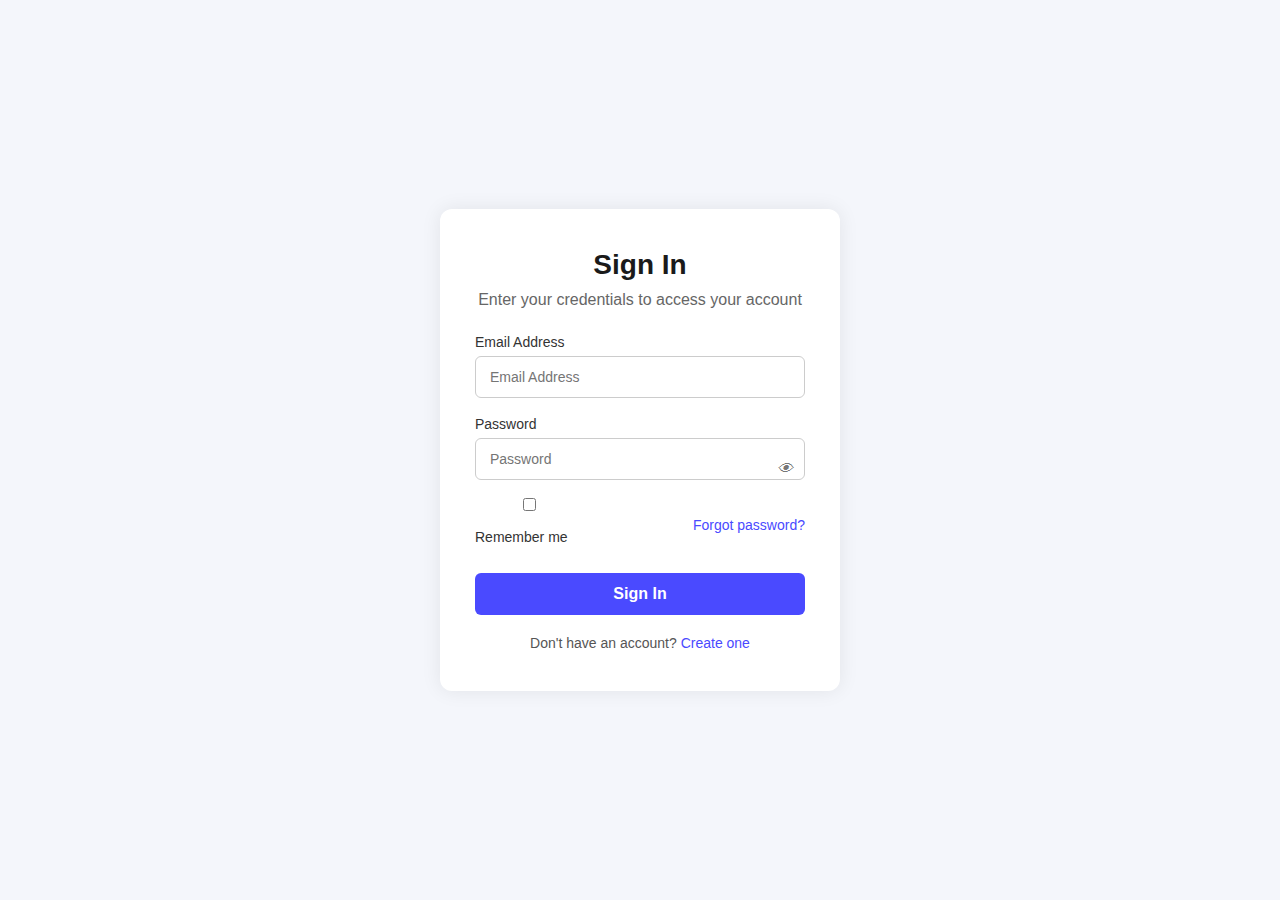
<file: login.html>
<!DOCTYPE html>
<html lang="en">
<head>
  <meta charset="UTF-8" />
  <meta name="viewport" content="width=device-width, initial-scale=1.0" />
  <title>Sign In</title>
  <style>
    * {
      margin: 0;
      padding: 0;
      box-sizing: border-box;
      font-family: "Poppins", sans-serif;
    }

    body {
      height: 100vh;
      display: flex;
      align-items: center;
      justify-content: center;
      background: #f4f6fb;
    }

    .container {
      background: #fff;
      padding: 40px 35px;
      border-radius: 12px;
      box-shadow: 0 0 20px rgba(0, 0, 0, 0.08);
      width: 400px;
    }

    h2 {
      text-align: center;
      margin-bottom: 10px;
      font-size: 28px;
      color: #1a1a1a;
    }

    p {
      text-align: center;
      color: #666;
      margin-bottom: 25px;
    }

    label {
      display: block;
      font-size: 14px;
      color: #333;
      margin-bottom: 6px;
    }

    input {
      width: 100%;
      padding: 12px 14px;
      border: 1px solid #ccc;
      border-radius: 6px;
      outline: none;
      font-size: 14px;
      margin-bottom: 18px;
    }

    .input-group {
      position: relative;
    }

    .input-group i {
      position: absolute;
      right: 12px;
      top: 36%;
      color: #777;
      cursor: pointer;
    }

    .options {
      display: flex;
      justify-content: space-between;
      align-items: center;
      margin-bottom: 22px;
      font-size: 14px;
    }

    .options a {
      text-decoration: none;
      color: #4a4aff;
      font-weight: 500;
    }

    .btn {
      width: 100%;
      padding: 12px;
      border: none;
      background: #4a4aff;
      color: #fff;
      font-size: 16px;
      font-weight: 600;
      border-radius: 6px;
      cursor: pointer;
      transition: 0.2s;
    }

    .btn:hover {
      background: #3d3df3;
    }

    .bottom-text {
      text-align: center;
      font-size: 14px;
      margin-top: 20px;
      color: #555;
    }

    .bottom-text a {
      text-decoration: none;
      color: #4a4aff;
      font-weight: 500;
    }
  </style>
</head>
<body>
  <div class="container">
    <h2>Sign In</h2>
    <p>Enter your credentials to access your account</p>

    <form>
      <label for="email">Email Address</label>
      <div class="input-group">
        <input type="email" id="email" placeholder="Email Address" required />
      </div>

      <label for="password">Password</label>
      <div class="input-group">
        <input type="password" id="password" placeholder="Password" required />
        <i>👁</i>
      </div>

      <div class="options">
        <label><input type="checkbox" /> Remember me</label>
        <a href="#">Forgot password?</a>
      </div>

      <button class="btn" type="submit">Sign In</button>

      <div class="bottom-text">
        Don't have an account? <a href="register.html">Create one</a>
      </div>
    </form>
  </div>
  <script>
const form = document.querySelector("form");

form.addEventListener("submit", async (e) => {
  e.preventDefault();

  const credentials = {
    email: document.getElementById("email").value,
    password: document.getElementById("password").value,
  };

  try {
    const res = await fetch("https://loan-backend-xahc.onrender.com/api/users/login", {
      method: "POST",
      headers: { "Content-Type": "application/json" },
      body: JSON.stringify(credentials),
    });

    const data = await res.json();
    if (res.ok) {
      localStorage.setItem("token", data.token);
      alert("Login successful!");
      window.location.href = "index.html";
    } else {
      alert(data.message || "Login failed");
    }
  } catch (err) {
  console.error("⚠️ Fetch failed:", err.message);
  console.error("Possible causes: Backend not running, CORS issue, or bad URL.");
  console.error("🔍 Full error object:", err);
  alert("Error connecting to server — check console for details");
}
});
</script>
</body>
</html>
</file>
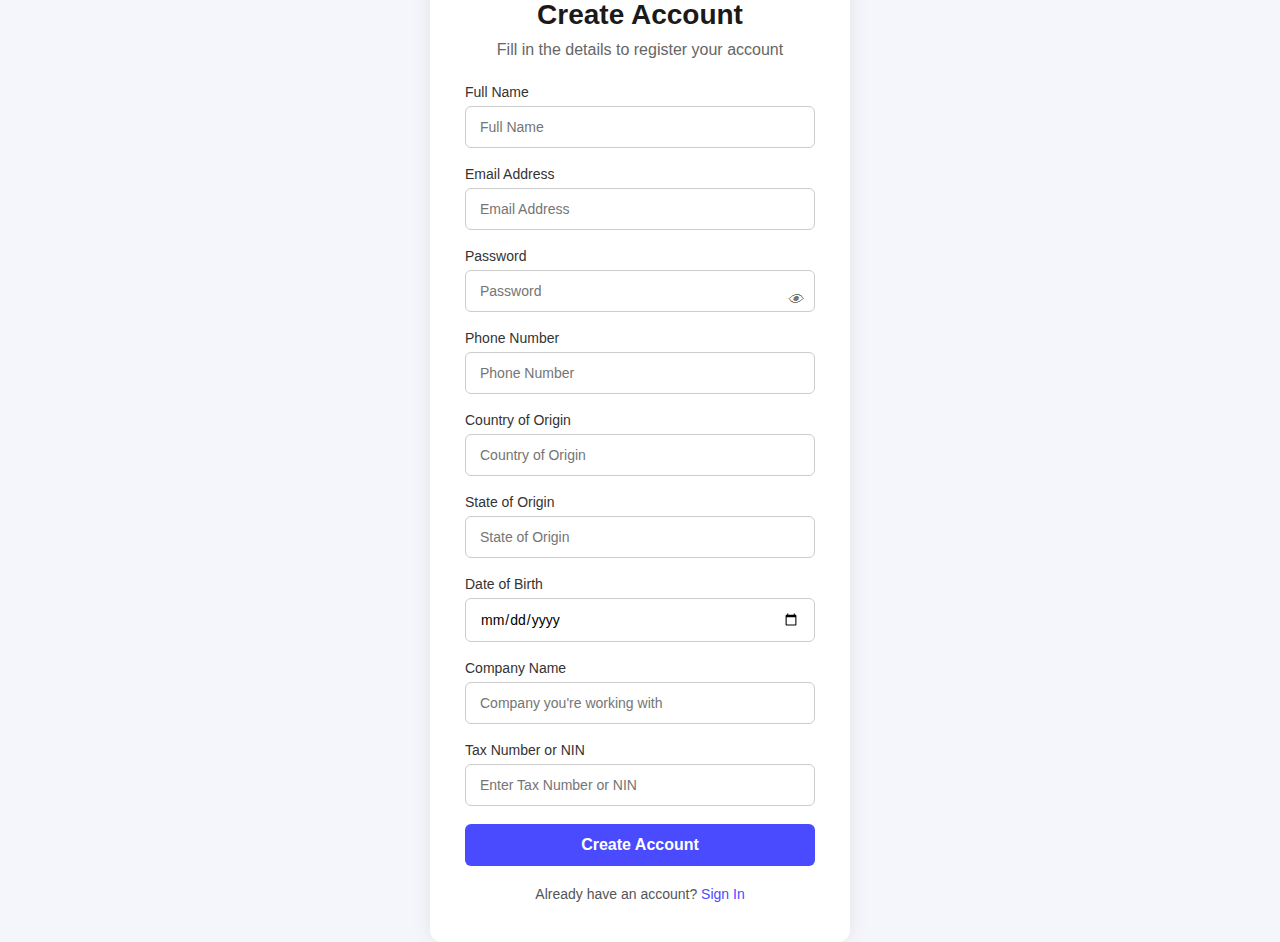
<file: register.html>
<!DOCTYPE html>
<html lang="en">
<head>
  <meta charset="UTF-8" />
  <meta name="viewport" content="width=device-width, initial-scale=1.0" />
  <title>Create Account</title>
  <style>
    * {
      margin: 0;
      padding: 0;
      box-sizing: border-box;
      font-family: "Poppins", sans-serif;
    }

    body {
      height: 100vh;
      display: flex;
      align-items: center;
      justify-content: center;
      background: #f4f6fb;
      overflow-y: auto;
    }

    .container {
      background: #fff;
      padding: 40px 35px;
      border-radius: 12px;
      box-shadow: 0 0 20px rgba(0, 0, 0, 0.08);
      width: 420px;
      margin: 30px 0;
    }

    h2 {
      text-align: center;
      margin-bottom: 10px;
      font-size: 28px;
      color: #1a1a1a;
    }

    p {
      text-align: center;
      color: #666;
      margin-bottom: 25px;
    }

    label {
      display: block;
      font-size: 14px;
      color: #333;
      margin-bottom: 6px;
    }

    input, select {
      width: 100%;
      padding: 12px 14px;
      border: 1px solid #ccc;
      border-radius: 6px;
      outline: none;
      font-size: 14px;
      margin-bottom: 18px;
    }

    .input-group {
      position: relative;
    }

    .input-group i {
      position: absolute;
      right: 12px;
      top: 36%;
      color: #777;
      cursor: pointer;
    }

    .btn {
      width: 100%;
      padding: 12px;
      border: none;
      background: #4a4aff;
      color: #fff;
      font-size: 16px;
      font-weight: 600;
      border-radius: 6px;
      cursor: pointer;
      transition: 0.2s;
    }

    .btn:hover {
      background: #3d3df3;
    }

    .bottom-text {
      text-align: center;
      font-size: 14px;
      margin-top: 20px;
      color: #555;
    }

    .bottom-text a {
      text-decoration: none;
      color: #4a4aff;
      font-weight: 500;
    }
  </style>
</head>
<body>
  <div class="container">
    <h2>Create Account</h2>
    <p>Fill in the details to register your account</p>

    <form>
      <label for="fullname">Full Name</label>
      <input type="text" id="fullname" placeholder="Full Name" required />

      <label for="email">Email Address</label>
      <input type="email" id="email" placeholder="Email Address" required />

      <label for="password">Password</label>
      <div class="input-group">
        <input type="password" id="password" placeholder="Password" required />
        <i>👁</i>
      </div>

      <label for="phone">Phone Number</label>
      <input type="tel" id="phone" placeholder="Phone Number" required />

      <label for="country">Country of Origin</label>
      <input type="text" id="country" placeholder="Country of Origin" required />

      <label for="state">State of Origin</label>
      <input type="text" id="state" placeholder="State of Origin" required />

      <label for="dob">Date of Birth</label>
      <input type="date" id="dob" required />

      <label for="company">Company Name</label>
      <input type="text" id="company" placeholder="Company you're working with" required />

      <label for="tax">Tax Number or NIN</label>
      <input type="text" id="tax" placeholder="Enter Tax Number or NIN" required />

      <button class="btn" type="submit">Create Account</button>

      <div class="bottom-text">
        Already have an account? <a href="login.html">Sign In</a>
      </div>
    </form>
  </div>
  <script>
const form = document.querySelector("form");

form.addEventListener("submit", async (e) => {
  e.preventDefault();

  const userData = {
    name: document.getElementById("fullname").value,
    email: document.getElementById("email").value,
    password: document.getElementById("password").value,
  };

  try {
    const res = await fetch("https://loan-backend-xahc.onrender.com/api/users/register", {
      method: "POST",
      headers: { "Content-Type": "application/json" },
      body: JSON.stringify(userData),
    });

    const data = await res.json();
    if (res.ok) {
      alert("Registration successful!");
      window.location.href = "login.html";
    } else {
      alert(data.message || "Registration failed");
    }
  } catch (err) {
    alert("Error connecting to server");
  }
});
</script>
</body>
</html>
</file>
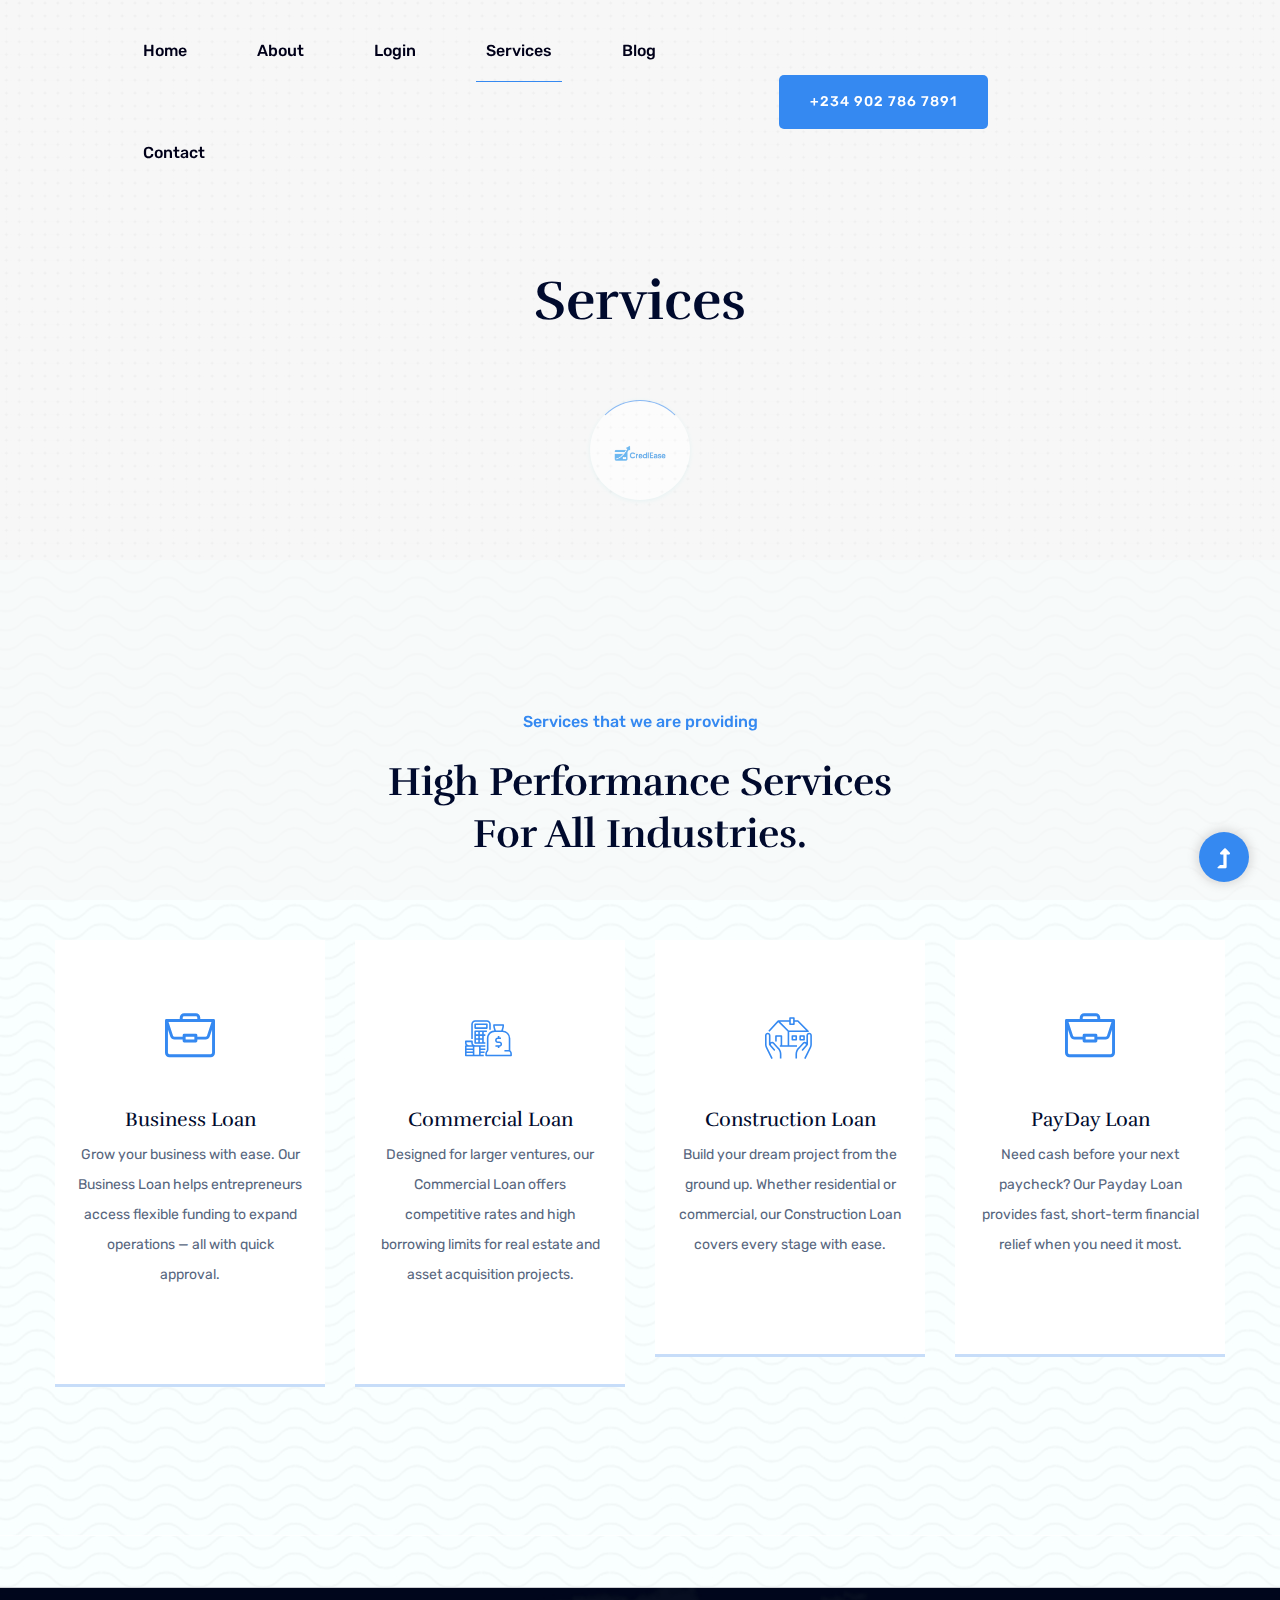
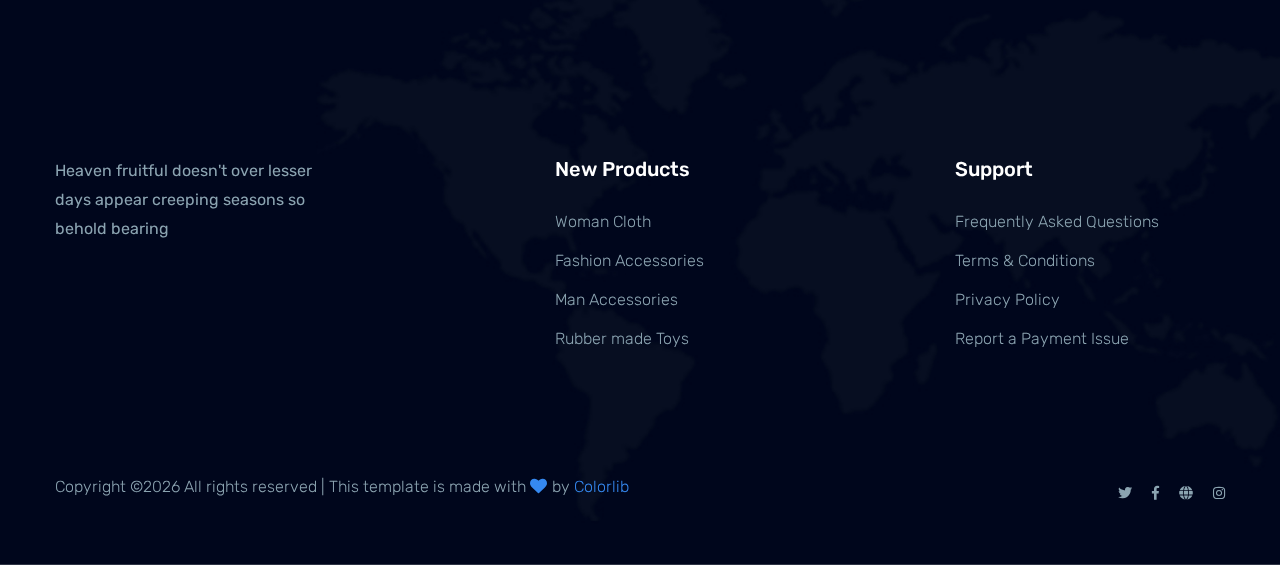
<file: services.html>
<!doctype html>
<html class="no-js" lang="zxx">
    <head>
        <meta charset="utf-8">
        <meta http-equiv="x-ua-compatible" content="ie=edge">
        <title>FINANCIAL SERVICE </title>
        <meta name="description" content="">
        <meta name="viewport" content="width=device-width, initial-scale=1">
        <link rel="manifest" href="site.webmanifest">
		<link rel="shortcut icon" type="image/x-icon" href="assets/img/favicon.ico">

		<!-- CSS here -->
            <link rel="stylesheet" href="assets/css/bootstrap.min.css">
            <link rel="stylesheet" href="assets/css/owl.carousel.min.css">
            <link rel="stylesheet" href="assets/css/slicknav.css">
            <link rel="stylesheet" href="assets/css/flaticon.css">
            <link rel="stylesheet" href="assets/css/animate.min.css">
            <link rel="stylesheet" href="assets/css/magnific-popup.css">
            <link rel="stylesheet" href="assets/css/fontawesome-all.min.css">
            <link rel="stylesheet" href="assets/css/themify-icons.css">
            <link rel="stylesheet" href="assets/css/slick.css">
            <link rel="stylesheet" href="assets/css/nice-select.css">
            <link rel="stylesheet" href="assets/css/style.css">
   </head>

   <body>
    <!-- Preloader Start -->
    <div id="preloader-active">
        <div class="preloader d-flex align-items-center justify-content-center">
            <div class="preloader-inner position-relative">
                <div class="preloader-circle"></div>
                <div class="preloader-img pere-text">
                    <img src="assets/img/logo/logo.png" alt="">
                </div>
            </div>
        </div>
    </div>
    <!-- Preloader Start -->
    <header>
        <!-- Header Start -->
        <div class="header-area header-transparent">
                <div class="main-header  header-sticky">
                    <div class="container-fluid">
                        <div class="row align-items-center">
                            </div>
                            <div class="col-xl-10 col-lg-10 col-md-10">
                            <div class="menu-main d-flex align-items-center justify-content-end">
                                <!-- Main-menu -->
                                <div class="main-menu f-right d-none d-lg-block">
                                    <nav> 
                                        <ul id="navigation">  
                                            <li><a href="index.html">Home</a></li>
                                            <li><a href="about.html">About</a></li>
                                            <li><a href="login.html">Login</a></li>
                                            <li class="active"><a href="services.html">Services</a></li>
                                            <li><a href="blog.html">Blog</a>
                                                <ul class="submenu">
                                                    <li><a href="blog.html">Blog</a></li>
                                                    <li><a href="apply.html">Apply Now</a></li>
                                                </ul>
                                            </li>
                                            <li><a href="contact.html">Contact</a></li>
                                        </ul>
                                    </nav>
                                </div>
                                <div class="header-right-btn f-right d-none d-lg-block">
                                    <a href="#" class="btn header-btn">+234 902 786 7891  </a>
                                </div>
                            </div>
                            </div>   
                            <!-- Mobile Menu -->
                            <div class="col-12">
                                <div class="mobile_menu d-block d-lg-none"></div>
                            </div>
                        </div>
                    </div>
                </div>
        </div>
        <!-- Header End -->
    </header>
    <main>

        <!-- Hero Start-->
        <div class="hero-area2  slider-height2 hero-overly2 d-flex align-items-center ">
            <div class="container">
                <div class="row">
                    <div class="col-xl-12">
                        <div class="hero-cap text-center pt-50">
                            <h2>Services</h2>
                        </div>
                    </div>
                </div>
            </div>
        </div>
        <!--Hero End -->
        <!-- Services Area Start -->
<div class="services-area pt-150 pb-150" data-background="assets/img/gallery/section_bg02.jpg">
  <div class="container">
    <div class="row justify-content-center">
      <div class="col-lg-6 col-md-10">
        <!-- Section Tittle -->
        <div class="section-tittle text-center mb-80">
          <span>Services that we are providing</span>
          <h2>High Performance Services For All Industries.</h2>
        </div>
      </div>
    </div>
    <div class="row">
      <!-- Business Loan -->
      <div class="col-lg-3 col-md-6 col-sm-6">
        <div class="single-cat text-center mb-50 loanCard" data-loan="Business Loan">
          <div class="cat-icon">
            <span class="flaticon-work"></span>
          </div>
          <div class="cat-cap">
            <h5>Business Loan</h5>
            <p>Grow your business with ease. Our Business Loan helps entrepreneurs access flexible
              funding to expand operations — all with quick approval.</p>
          </div>
        </div>
      </div>

      <!-- Commercial Loan -->
      <div class="col-lg-3 col-md-6 col-sm-6">
        <div class="single-cat text-center mb-50 loanCard" data-loan="Commercial Loan">
          <div class="cat-icon">
            <span class="flaticon-loan"></span>
          </div>
          <div class="cat-cap">
            <h5>Commercial Loan</h5>
            <p>Designed for larger ventures, our Commercial Loan offers competitive rates and high borrowing
              limits for real estate and asset acquisition projects.</p>
          </div>
        </div>
      </div>

      <!-- Construction Loan -->
      <div class="col-lg-3 col-md-6 col-sm-6">
        <div class="single-cat text-center mb-50 loanCard" data-loan="Construction Loan">
          <div class="cat-icon">
            <span class="flaticon-loan-1"></span>
          </div>
          <div class="cat-cap">
            <h5>Construction Loan</h5>
            <p>Build your dream project from the ground up. Whether residential or commercial, our Construction
              Loan covers every stage with ease.</p>
          </div>
        </div>
      </div>

      <!-- Payday Loan -->
      <div class="col-lg-3 col-md-6 col-sm-6">
        <div class="single-cat text-center mb-50 loanCard" data-loan="Payday Loan">
          <div class="cat-icon">
            <span class="flaticon-work"></span>
          </div>
          <div class="cat-cap">
            <h5>PayDay Loan</h5>
            <p>Need cash before your next paycheck? Our Payday Loan provides fast, short-term financial relief
              when you need it most.</p>
          </div>
        </div>
      </div>
    </div>
  </div>
</div>
<!-- Services Area End -->

    </main>
    <footer>
        <!-- Footer Start-->
        <div class="footer-area">
            <div class="container">
               <div class="footer-top footer-padding">
                    <div class="row justify-content-between">
                        <div class="col-xl-3 col-lg-4 col-md-4 col-sm-6">
                            <div class="single-footer-caption mb-50">
                                <div class="single-footer-caption mb-30">
                                    <div class="footer-pera">
                                        <p>Heaven fruitful doesn't over lesser days appear creeping seasons so behold bearing</p>
                                   </div>
                                </div>
                            </div>
                        </div>
                        <div class="col-xl-2 col-lg-3 col-md-4 col-sm-6">
                            <div class="single-footer-caption mb-50">
                                <div class="footer-tittle">
                                    <h4>New Products</h4>
                                    <ul>
                                        <li><a href="#">Woman Cloth</a></li>
                                        <li><a href="#">Fashion Accessories</a></li>
                                        <li><a href="#">Man Accessories</a></li>
                                        <li><a href="#">Rubber made Toys</a></li>     
                                    </ul>
                                </div>
                            </div>
                        </div>
                        <div class="col-xl-3 col-lg-3 col-md-4 col-sm-6">
                            <div class="single-footer-caption mb-50">
                                <div class="footer-tittle">
                                    <h4>Support</h4>
                                    <ul>
                                        <li><a href="#">Frequently Asked Questions</a></li>
                                        <li><a href="#">Terms & Conditions</a></li>
                                        <li><a href="#"> Privacy Policy</a></li>
                                        <li><a href="#">Report a Payment Issue</a></li>     
                                    </ul>
                                </div>
                            </div>
                        </div>
                    </div>
               </div>
                <div class="footer-bottom">
                    <div class="row d-flex justify-content-between align-items-center">
                        <div class="col-xl-9 col-lg-8">
                            <div class="footer-copy-right">
                                <p><!-- Link back to Colorlib can't be removed. Template is licensed under CC BY 3.0. -->
  Copyright &copy;<script>document.write(new Date().getFullYear());</script> All rights reserved | This template is made with <i class="fa fa-heart" aria-hidden="true"></i> by <a href="https://colorlib.com" target="_blank">Colorlib</a>
  <!-- Link back to Colorlib can't be removed. Template is licensed under CC BY 3.0. --></p>
                            </div>
                        </div>
                        <div class="col-xl-3 col-lg-4">
                            <!-- Footer Social -->
                            <div class="footer-social f-right">
                                <a href="#"><i class="fab fa-twitter"></i></a>
                                <a href="#"><i class="fab fa-facebook-f"></i></a>
                                <a href="#"><i class="fas fa-globe"></i></a>
                                <a href="#"><i class="fab fa-instagram"></i></a>
                            </div>
                        </div>
                    </div>
               </div>
            </div>
        </div>
        <!-- Footer End-->
    </footer>
    <!-- Scroll Up -->
    <div id="back-top" >
        <a title="Go to Top" href="#"> <i class="fas fa-level-up-alt"></i></a>
    </div>


    <!-- JS here -->
		<!-- All JS Custom Plugins Link Here here -->
        <script src="./assets/js/vendor/modernizr-3.5.0.min.js"></script>
		<!-- Jquery, Popper, Bootstrap -->
		<script src="./assets/js/vendor/jquery-1.12.4.min.js"></script>
        <script src="./assets/js/popper.min.js"></script>
        <script src="./assets/js/bootstrap.min.js"></script>
	    <!-- Jquery Mobile Menu -->
        <script src="./assets/js/jquery.slicknav.min.js"></script>

		<!-- Jquery Slick , Owl-Carousel Plugins -->
        <script src="./assets/js/owl.carousel.min.js"></script>
        <script src="./assets/js/slick.min.js"></script>
		<!-- One Page, Animated-HeadLin -->
        <script src="./assets/js/wow.min.js"></script>
		<script src="./assets/js/animated.headline.js"></script>
        <script src="./assets/js/jquery.magnific-popup.js"></script>

		<!-- Nice-select, sticky -->
        <script src="./assets/js/jquery.nice-select.min.js"></script>
		<script src="./assets/js/jquery.sticky.js"></script>
        
        <!-- contact js -->
        <script src="./assets/js/contact.js"></script>
        <script src="./assets/js/jquery.form.js"></script>
        <script src="./assets/js/jquery.validate.min.js"></script>
        <script src="./assets/js/mail-script.js"></script>
        <script src="./assets/js/jquery.ajaxchimp.min.js"></script>
        
		<!-- Jquery Plugins, main Jquery -->	
        <script src="./assets/js/plugins.js"></script>
        <script src="./assets/js/main.js"></script>
        
    </body>
</html>
</file>
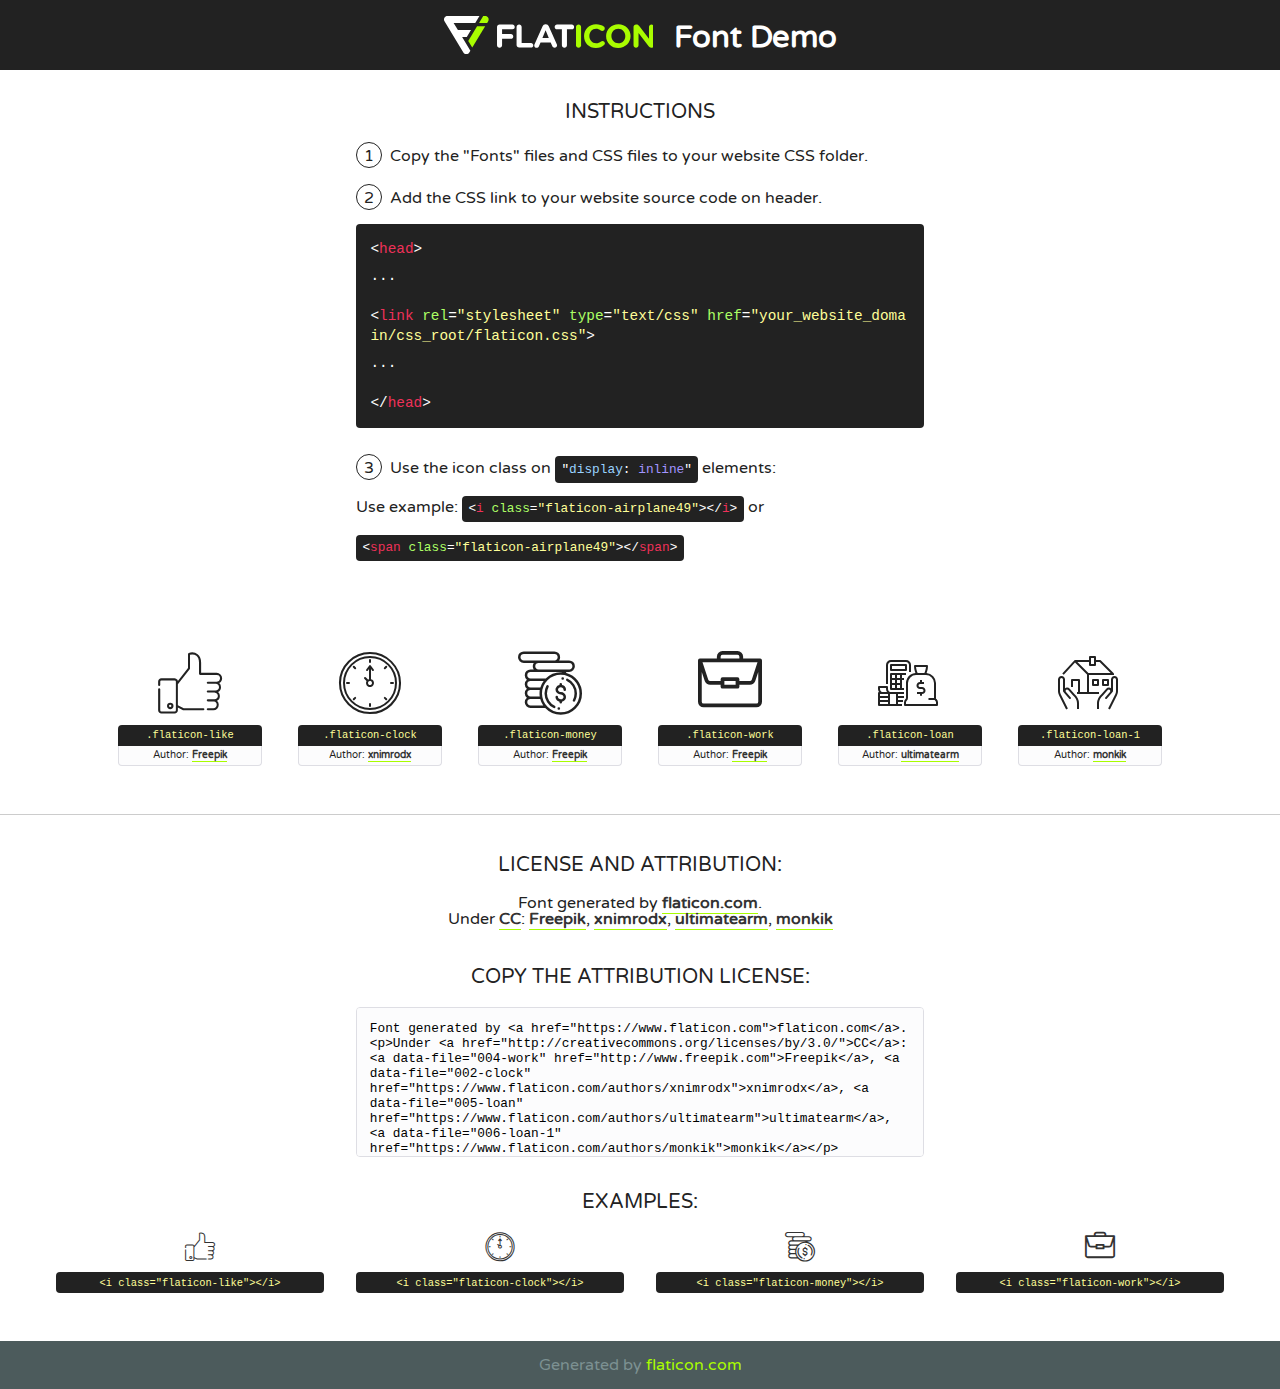
<file: assets/fonts/flaticon.html>
<!DOCTYPE html>
<!--
  Flaticon icon font: Flaticon
  Creation date: 28/03/2020 11:06
-->
<html>
<!DOCTYPE html>
<html>

<head>
    <title>Flaticon WebFont</title>
    <link href="http://fonts.googleapis.com/css?family=Varela+Round" rel="stylesheet" type="text/css" />
    <link rel="stylesheet" type="text/css" href="flaticon.css">
    <meta charset="UTF-8">
    <style>
    html, body, div, span, applet, object, iframe,
    h1, h2, h3, h4, h5, h6, p, blockquote, pre,
    a, abbr, acronym, address, big, cite, code,
    del, dfn, em, img, ins, kbd, q, s, samp,
    small, strike, strong, sub, sup, tt, var,
    b, u, i, center,
    dl, dt, dd, ol, ul, li,
    fieldset, form, label, legend,
    table, caption, tbody, tfoot, thead, tr, th, td,
    article, aside, canvas, details, embed, 
    figure, figcaption, footer, header, hgroup, 
    menu, nav, output, ruby, section, summary,
    time, mark, audio, video {
        margin: 0;
        padding: 0;
        border: 0;
        font-size: 100%;
        font: inherit;
        vertical-align: baseline;
    }
    /* HTML5 display-role reset for older browsers */
    article, aside, details, figcaption, figure, 
    footer, header, hgroup, menu, nav, section {
        display: block;
    }
    body {
        line-height: 1;
    }
    ol, ul {
        list-style: none;
    }
    blockquote, q {
        quotes: none;
    }
    blockquote:before, blockquote:after,
    q:before, q:after {
        content: '';
        content: none;
    }
    table {
        border-collapse: collapse;
        border-spacing: 0;
    }
    body {
        font-family: 'Varela Round', Helvetica, Arial, sans-serif;
        font-size: 16px;
        color: #222;
    }
    a {
        color: #333;
        border-bottom: 1px solid #a9fd00;
        font-weight: bold;
        text-decoration: none;
    }
    * {
        -moz-box-sizing: border-box;
        -webkit-box-sizing: border-box;
        box-sizing: border-box;
        margin: 0;
        padding: 0;
    }
    [class^="flaticon-"]:before, [class*=" flaticon-"]:before, [class^="flaticon-"]:after, [class*=" flaticon-"]:after {
        font-family: Flaticon;
        font-size: 30px;
        font-style: normal;
        margin-left: 20px;
        color: #333;
    }
    .wrapper {
        max-width: 600px;
        margin: auto;
        padding: 0 1em;
    }
    .title {
        font-size: 1.25em;
        text-align: center;
        margin-bottom: 1em;
        text-transform: uppercase;
    }
    header {
        text-align: center;
        background-color: #222;
        color: #fff;
        padding: 1em;
    }
    header .logo {
        width: 210px;
        height: 38px;
        display: inline-block;
        vertical-align: middle;
        margin-right: 1em;
        border: none;
    }
    header strong {
        font-size: 1.95em;
        font-weight: bold;
        vertical-align: middle;
        margin-top: 5px;
        display: inline-block;
    }
    .demo {
        margin: 2em auto;
        line-height: 1.25em;
    }
    .demo ul li {
        margin-bottom: 1em;
    }
    .demo ul li .num {
        color: #222;
        border-radius: 20px;
        display: inline-block;
        width: 26px;
        padding: 3px;
        height: 26px;
        text-align: center;
        margin-right: 0.5em;
        border: 1px solid #222;
    }
    .demo ul li code {
        background-color: #222;
        border-radius: 4px;
        padding: 0.25em 0.5em;
        display: inline-block;
        color: #fff;
        font-family: Consolas,Monaco,Lucida Console,Liberation Mono,DejaVu Sans Mono,Bitstream Vera Sans Mono,Courier New, monospace;
        font-weight: lighter;
        margin-top: 1em;
        font-size: 0.8em;
        word-break: break-all;
    }
    .demo ul li code.big {
        padding: 1em;
        font-size: 0.9em;
    }
    .demo ul li code .red {
        color: #EF3159;
    }
    .demo ul li code .green {
        color: #ACFF65;
    }
    .demo ul li code .yellow {
        color: #FFFF99;
    }
    .demo ul li code .blue {
        color: #99D3FF;
    }
    .demo ul li code .purple {
        color: #A295FF;
    }
    .demo ul li code .dots {
        margin-top: 0.5em;
        display: block;
    }
    #glyphs {
        border-bottom: 1px solid #ccc;
        padding: 2em 0;
        text-align: center;
    }
    .glyph {
        display: inline-block;
        width: 9em;
        margin: 1em;
        text-align: center;
        vertical-align: top;
        background: #FFF;
    }
    .glyph .glyph-icon {
        padding: 10px;
        display: block;
        font-family:"Flaticon";
        font-size: 64px;
        line-height: 1;
    }
    .glyph .glyph-icon:before {
        font-size: 64px;
        color: #222;
        margin-left: 0;
    }
    .class-name {
        font-size: 0.65em;
        background-color: #222;
        color: #fff;
        border-radius: 4px 4px 0 0;
        padding: 0.5em;
        color: #FFFF99;
        font-family: Consolas,Monaco,Lucida Console,Liberation Mono,DejaVu Sans Mono,Bitstream Vera Sans Mono,Courier New, monospace;
    }
    .author-name {
        font-size: 0.6em;
        background-color: #fcfcfd;
        border: 1px solid #DEDEE4;
        border-top: 0;
        border-radius: 0 0 4px 4px;
        padding: 0.5em;
    }
    .class-name:last-child {
        font-size: 10px;
        color:#888;
    }
    .class-name:last-child a {
        font-size: 10px;
        color:#555;
    }
    .class-name:last-child a:hover {
        color:#a9fd00;
    }
    .glyph > input {
        display: block;
        width: 100px;
        margin: 5px auto;
        text-align: center;
        font-size: 12px;
        cursor: text;
    }
    .glyph > input.icon-input {
        font-family:"Flaticon";
        font-size: 16px;
        margin-bottom: 10px;
    }
    .attribution .title {
        margin-top: 2em;
    }
    .attribution textarea {
        background-color: #fcfcfd;
        padding: 1em;
        border: none;
        box-shadow: none;
        border: 1px solid #DEDEE4;
        border-radius: 4px;
        resize: none;
        width: 100%;
        height: 150px;
        font-size: 0.8em;
        font-family: Consolas,Monaco,Lucida Console,Liberation Mono,DejaVu Sans Mono,Bitstream Vera Sans Mono,Courier New, monospace;
        -webkit-appearance: none;
    }
    .iconsuse {
        margin: 2em auto;
        text-align: center;
        max-width: 1200px;
    }
    .iconsuse:after {
        content: '';
        display: table;
        clear: both;
    }
    .iconsuse .image {
        float: left;
        width: 25%;
        padding: 0 1em;
    }
    .iconsuse .image p {
        margin-bottom: 1em;
    }
    .iconsuse .image span {
        display: block;
        font-size: 0.65em;
        background-color: #222;
        color: #fff;
        border-radius: 4px;
        padding: 0.5em;
        color: #FFFF99;
        margin-top: 1em;
        font-family: Consolas,Monaco,Lucida Console,Liberation Mono,DejaVu Sans Mono,Bitstream Vera Sans Mono,Courier New, monospace;
    }
    #footer {
        text-align: center;
        background-color: #4C5B5C;
        color: #7c9192;
        padding: 1em;
    }
    #footer a {
        border: none;
        color: #a9fd00;
        font-weight: normal;
    }
    @media (max-width: 960px) {
        .iconsuse .image {
            width: 50%;
        }
    }
    @media (max-width: 560px) {
        .iconsuse .image {
            width: 100%;
        }
    }
    </style>
</head>

<body class="characters-off">

    <header>
        <a href="https://www.flaticon.com" target="_blank" class="logo">
            <svg version="1.1" xmlns="http://www.w3.org/2000/svg" xmlns:xlink="http://www.w3.org/1999/xlink" xmlns:a="http://ns.adobe.com/AdobeSVGViewerExtensions/3.0/" viewBox="0 0 560.875 102.036" enable-background="new 0 0 560.875 102.036" xml:space="preserve">
                <defs>
                </defs>
                <g>
                    <g class="letters">
                        <path fill="#ffffff" d="M141.596,29.675c0-3.777,2.985-6.767,6.764-6.767h34.438c3.426,0,6.15,2.728,6.15,6.15
                        c0,3.43-2.724,6.149-6.15,6.149h-27.674v13.091h23.719c3.429,0,6.151,2.724,6.151,6.15c0,3.43-2.723,6.149-6.151,6.149h-23.719
                        v17.574c0,3.773-2.986,6.761-6.764,6.761c-3.779,0-6.764-2.989-6.764-6.761V29.675z"></path>
                        <path fill="#ffffff" d="M193.844,29.149c0-3.781,2.985-6.767,6.764-6.767c3.776,0,6.763,2.985,6.763,6.767v42.957h25.039
                        c3.426,0,6.149,2.726,6.149,6.153c0,3.425-2.723,6.15-6.149,6.15h-31.802c-3.779,0-6.764-2.986-6.764-6.768V29.149z"></path>
                        <path fill="#ffffff" d="M241.891,75.71l21.438-48.407c1.492-3.341,4.215-5.357,7.906-5.357h0.792
                        c3.686,0,6.323,2.017,7.815,5.357l21.439,48.407c0.436,0.967,0.701,1.845,0.701,2.723c0,3.602-2.809,6.501-6.414,6.501
                        c-3.161,0-5.269-1.845-6.499-4.655l-4.132-9.661h-27.059l-4.301,10.102c-1.144,2.631-3.426,4.214-6.237,4.214
                        c-3.517,0-6.24-2.81-6.24-6.325C241.1,77.64,241.451,76.677,241.891,75.71z M279.932,58.666l-8.521-20.297l-8.526,20.297H279.932
                        z"></path>
                        <path fill="#ffffff" d="M314.864,35.387H301.86c-3.429,0-6.239-2.813-6.239-6.238c0-3.429,2.811-6.24,6.239-6.24h39.533
                        c3.426,0,6.237,2.811,6.237,6.24c0,3.425-2.811,6.238-6.237,6.238h-13.001v42.785c0,3.773-2.99,6.761-6.764,6.761
                        c-3.779,0-6.764-2.989-6.764-6.761V35.387z"></path>
                        <path fill="#A9FD00" d="M352.615,29.149c0-3.781,2.985-6.767,6.767-6.767c3.774,0,6.761,2.985,6.761,6.767v49.024
                        c0,3.773-2.987,6.761-6.761,6.761c-3.781,0-6.767-2.989-6.767-6.761V29.149z"></path>
                        <path fill="#A9FD00" d="M374.132,53.836v-0.179c0-17.481,13.178-31.801,32.065-31.801c9.22,0,15.459,2.458,20.557,6.238
                        c1.402,1.054,2.637,2.985,2.637,5.357c0,3.692-2.985,6.59-6.681,6.59c-1.845,0-3.071-0.702-4.044-1.319
                        c-3.776-2.813-7.729-4.393-12.562-4.393c-10.364,0-17.831,8.611-17.831,19.154v0.173c0,10.542,7.291,19.329,17.831,19.329
                        c5.715,0,9.492-1.756,13.359-4.834c1.049-0.874,2.458-1.491,4.039-1.491c3.429,0,6.325,2.813,6.325,6.236
                        c0,2.106-1.056,3.78-2.282,4.834c-5.539,4.834-12.036,7.733-21.878,7.733C387.572,85.464,374.132,71.493,374.132,53.836z"></path>
                        <path fill="#A9FD00" d="M433.009,53.836v-0.179c0-17.481,13.79-31.801,32.766-31.801c18.981,0,32.592,14.143,32.592,31.628v0.173
                        c0,17.483-13.785,31.807-32.769,31.807C446.625,85.464,433.009,71.32,433.009,53.836z M484.224,53.836v-0.179
                        c0-10.539-7.725-19.326-18.626-19.326c-10.893,0-18.449,8.611-18.449,19.154v0.173c0,10.542,7.73,19.329,18.626,19.329
                        C476.676,72.986,484.224,64.378,484.224,53.836z"></path>
                        <path fill="#A9FD00" d="M506.233,29.321c0-3.774,2.99-6.763,6.767-6.763h1.401c3.252,0,5.183,1.583,7.029,3.953l26.093,34.265
                        V29.059c0-3.692,2.99-6.677,6.681-6.677c3.683,0,6.671,2.985,6.671,6.677v48.934c0,3.78-2.987,6.765-6.764,6.765h-0.436
                        c-3.257,0-5.188-1.581-7.034-3.953l-27.056-35.492v32.944c0,3.687-2.985,6.676-6.678,6.676c-3.683,0-6.673-2.989-6.673-6.676
                        V29.321z"></path>
                    </g>
                    <g class="insignia">
                        <path fill="#ffffff" d="M48.372,56.137h12.517l11.156-18.537H37.186L25.688,18.539h57.825L94.668,0H9.271
                        C5.925,0,2.842,1.801,1.198,4.716c-1.644,2.907-1.593,6.482,0.134,9.343l50.38,83.501c1.678,2.781,4.689,4.476,7.938,4.476
                        c3.246,0,6.257-1.695,7.935-4.476l2.898-4.804L48.372,56.137z"></path>
                        <g class="i">
                            <path fill="#A9FD00" d="M93.575,18.539h0.031v0.004l21.652,0.004l2.705-4.488c1.727-2.861,1.778-6.436,0.133-9.343
                            C116.454,1.801,113.371,0,110.026,0h-5.294L93.575,18.539z"></path>
                            <polygon fill="#A9FD00" points="88.291,27.356 64.725,66.486 75.519,84.404 109.942,27.356"></polygon>
                        </g>
                    </g>
                </g>
            </svg>
        </a>
        <strong>Font Demo</strong>
    </header>


    <section class="demo wrapper">

        <p class="title">Instructions</p>

        <ul>
            <li>
                <span class="num">1</span>Copy the "Fonts" files and CSS files to your website CSS folder.
            </li>
            <li>
                <span class="num">2</span>Add the CSS link to your website source code on header.
                <code class="big">
                    &lt;<span class="red">head</span>&gt;
                    <br/><span class="dots">...</span>
                    <br/>&lt;<span class="red">link</span> <span class="green">rel</span>=<span class="yellow">"stylesheet"</span> <span class="green">type</span>=<span class="yellow">"text/css"</span> <span class="green">href</span>=<span class="yellow">"your_website_domain/css_root/flaticon.css"</span>&gt;
                    <br/><span class="dots">...</span>
                    <br/>&lt;/<span class="red">head</span>&gt;
                </code>
            </li>

            <li>
                <p>
                    <span class="num">3</span>Use the icon class on <code>"<span class="blue">display</span>:<span class="purple"> inline</span>"</code> elements:
                    <br />
                    Use example: <code>&lt;<span class="red">i</span> <span class="green">class</span>=<span class="yellow">&quot;flaticon-airplane49&quot;</span>&gt;&lt;/<span class="red">i</span>&gt;</code> or <code>&lt;<span class="red">span</span> <span class="green">class</span>=<span class="yellow">&quot;flaticon-airplane49&quot;</span>&gt;&lt;/<span class="red">span</span>&gt;</code>
            </li>
        </ul>

    </section>




   <section id="glyphs">          
    
      
        <div class="glyph"><div class="glyph-icon flaticon-like"></div>
            <div class="class-name">.flaticon-like</div>
            <div class="author-name">Author: <a data-file="001-like" href="http://www.freepik.com">Freepik</a> </div> 
        </div>        
        
        <div class="glyph"><div class="glyph-icon flaticon-clock"></div>
            <div class="class-name">.flaticon-clock</div>
            <div class="author-name">Author: <a data-file="002-clock" href="https://www.flaticon.com/authors/xnimrodx">xnimrodx</a> </div> 
        </div>        
        
        <div class="glyph"><div class="glyph-icon flaticon-money"></div>
            <div class="class-name">.flaticon-money</div>
            <div class="author-name">Author: <a data-file="003-money" href="http://www.freepik.com">Freepik</a> </div> 
        </div>        
        
        <div class="glyph"><div class="glyph-icon flaticon-work"></div>
            <div class="class-name">.flaticon-work</div>
            <div class="author-name">Author: <a data-file="004-work" href="http://www.freepik.com">Freepik</a> </div> 
        </div>        
        
        <div class="glyph"><div class="glyph-icon flaticon-loan"></div>
            <div class="class-name">.flaticon-loan</div>
            <div class="author-name">Author: <a data-file="005-loan" href="https://www.flaticon.com/authors/ultimatearm">ultimatearm</a> </div> 
        </div>        
        
        <div class="glyph"><div class="glyph-icon flaticon-loan-1"></div>
            <div class="class-name">.flaticon-loan-1</div>
            <div class="author-name">Author: <a data-file="006-loan-1" href="https://www.flaticon.com/authors/monkik">monkik</a> </div> 
        </div>        
        

    </section>



    <section class="attribution wrapper"   style="text-align:center;">

      <div class="title">License and attribution:</div><div class="attrDiv">Font generated by <a href="https://www.flaticon.com">flaticon.com</a>. <div><p>Under <a href="http://creativecommons.org/licenses/by/3.0/">CC</a>: <a data-file="004-work" href="http://www.freepik.com">Freepik</a>, <a data-file="002-clock" href="https://www.flaticon.com/authors/xnimrodx">xnimrodx</a>, <a data-file="005-loan" href="https://www.flaticon.com/authors/ultimatearm">ultimatearm</a>, <a data-file="006-loan-1" href="https://www.flaticon.com/authors/monkik">monkik</a></p>  </div>
      </div>
      <div class="title">Copy the Attribution License:</div>

    <textarea onclick="this.focus();this.select();">Font generated by &lt;a href=&quot;https://www.flaticon.com&quot;&gt;flaticon.com&lt;/a&gt;. <p>Under <a href="http://creativecommons.org/licenses/by/3.0/">CC</a>: <a data-file="004-work" href="http://www.freepik.com">Freepik</a>, <a data-file="002-clock" href="https://www.flaticon.com/authors/xnimrodx">xnimrodx</a>, <a data-file="005-loan" href="https://www.flaticon.com/authors/ultimatearm">ultimatearm</a>, <a data-file="006-loan-1" href="https://www.flaticon.com/authors/monkik">monkik</a></p>  
     </textarea>

    </section>

    <section class="iconsuse">

          <div class="title">Examples:</div>            
             
            <div class="image">
                <p>
                    <i class="glyph-icon flaticon-like"></i> 
                    <span>&lt;i class=&quot;flaticon-like&quot;&gt;&lt;/i&gt;</span>
                </p>
            </div>
            
            <div class="image">
                <p>
                    <i class="glyph-icon flaticon-clock"></i> 
                    <span>&lt;i class=&quot;flaticon-clock&quot;&gt;&lt;/i&gt;</span>
                </p>
            </div>
            
            <div class="image">
                <p>
                    <i class="glyph-icon flaticon-money"></i> 
                    <span>&lt;i class=&quot;flaticon-money&quot;&gt;&lt;/i&gt;</span>
                </p>
            </div>
            
            <div class="image">
                <p>
                    <i class="glyph-icon flaticon-work"></i> 
                    <span>&lt;i class=&quot;flaticon-work&quot;&gt;&lt;/i&gt;</span>
                </p>
            </div>
                       
        </div>
                            
    </section>

<div id="footer">
    <div>Generated by <a href="https://www.flaticon.com">flaticon.com</a>
    </div>
</div>



</body>
</html>
</file>
<file: assets/css/flaticon.css>
/*
  	Flaticon icon font: Flaticon
  	Creation date: 28/03/2020 11:06
  	*/

@font-face {
  font-family: "Flaticon";
  src: url("../fonts/Flaticon.eot");
  src: url("../fonts/Flaticon.eot?#iefix") format("embedded-opentype"),
       url("../fonts/Flaticon.woff2") format("woff2"),
       url("../fonts/Flaticon.woff") format("woff"),
       url("../fonts/Flaticon.ttf") format("truetype"),
       url("../fonts/Flaticon.svg#Flaticon") format("svg");
  font-weight: normal;
  font-style: normal;
}

@media screen and (-webkit-min-device-pixel-ratio:0) {
  @font-face {
    font-family: "Flaticon";
    src: url("../fonts/Flaticon.svg#Flaticon") format("svg");
  }
}

[class^="flaticon-"]:before, [class*=" flaticon-"]:before,
[class^="flaticon-"]:after, [class*=" flaticon-"]:after {   
  font-family: Flaticon;
font-style: normal;
}

.flaticon-like:before { content: "\f100"; }
.flaticon-clock:before { content: "\f101"; }
.flaticon-money:before { content: "\f102"; }
.flaticon-work:before { content: "\f103"; }
.flaticon-loan:before { content: "\f104"; }
.flaticon-loan-1:before { content: "\f105"; }
</file>
<file: assets/css/themify-icons.css>
@font-face {
	font-family: 'themify';
	src:url('../fonts/themify.eot?-fvbane');


	src:url('../fonts/themify.eot?#iefix-fvbane') format('embedded-opentype'),
		url('../fonts/themify.woff?-fvbane') format('woff'),
		url('../fonts/themify.ttf?-fvbane') format('truetype'),
		url('../fonts/themify.svg?-fvbane#themify') format('svg');
	font-weight: normal;
	font-style: normal;
}

[class^="ti-"], [class*=" ti-"] {
	font-family: 'themify';
	speak: none;
	font-style: normal;
	font-weight: normal;
	font-variant: normal;
	text-transform: none;
	line-height: 1;

	/* Better Font Rendering =========== */
	-webkit-font-smoothing: antialiased;
	-moz-osx-font-smoothing: grayscale;
}

.ti-wand:before {
	content: "\e600";
}
.ti-volume:before {
	content: "\e601";
}
.ti-user:before {
	content: "\e602";
}
.ti-unlock:before {
	content: "\e603";
}
.ti-unlink:before {
	content: "\e604";
}
.ti-trash:before {
	content: "\e605";
}
.ti-thought:before {
	content: "\e606";
}
.ti-target:before {
	content: "\e607";
}
.ti-tag:before {
	content: "\e608";
}
.ti-tablet:before {
	content: "\e609";
}
.ti-star:before {
	content: "\e60a";
}
.ti-spray:before {
	content: "\e60b";
}
.ti-signal:before {
	content: "\e60c";
}
.ti-shopping-cart:before {
	content: "\e60d";
}
.ti-shopping-cart-full:before {
	content: "\e60e";
}
.ti-settings:before {
	content: "\e60f";
}
.ti-search:before {
	content: "\e610";
}
.ti-zoom-in:before {
	content: "\e611";
}
.ti-zoom-out:before {
	content: "\e612";
}
.ti-cut:before {
	content: "\e613";
}
.ti-ruler:before {
	content: "\e614";
}
.ti-ruler-pencil:before {
	content: "\e615";
}
.ti-ruler-alt:before {
	content: "\e616";
}
.ti-bookmark:before {
	content: "\e617";
}
.ti-bookmark-alt:before {
	content: "\e618";
}
.ti-reload:before {
	content: "\e619";
}
.ti-plus:before {
	content: "\e61a";
}
.ti-pin:before {
	content: "\e61b";
}
.ti-pencil:before {
	content: "\e61c";
}
.ti-pencil-alt:before {
	content: "\e61d";
}
.ti-paint-roller:before {
	content: "\e61e";
}
.ti-paint-bucket:before {
	content: "\e61f";
}
.ti-na:before {
	content: "\e620";
}
.ti-mobile:before {
	content: "\e621";
}
.ti-minus:before {
	content: "\e622";
}
.ti-medall:before {
	content: "\e623";
}
.ti-medall-alt:before {
	content: "\e624";
}
.ti-marker:before {
	content: "\e625";
}
.ti-marker-alt:before {
	content: "\e626";
}
.ti-arrow-up:before {
	content: "\e627";
}
.ti-arrow-right:before {
	content: "\e628";
}
.ti-arrow-left:before {
	content: "\e629";
}
.ti-arrow-down:before {
	content: "\e62a";
}
.ti-lock:before {
	content: "\e62b";
}
.ti-location-arrow:before {
	content: "\e62c";
}
.ti-link:before {
	content: "\e62d";
}
.ti-layout:before {
	content: "\e62e";
}
.ti-layers:before {
	content: "\e62f";
}
.ti-layers-alt:before {
	content: "\e630";
}
.ti-key:before {
	content: "\e631";
}
.ti-import:before {
	content: "\e632";
}
.ti-image:before {
	content: "\e633";
}
.ti-heart:before {
	content: "\e634";
}
.ti-heart-broken:before {
	content: "\e635";
}
.ti-hand-stop:before {
	content: "\e636";
}
.ti-hand-open:before {
	content: "\e637";
}
.ti-hand-drag:before {
	content: "\e638";
}
.ti-folder:before {
	content: "\e639";
}
.ti-flag:before {
	content: "\e63a";
}
.ti-flag-alt:before {
	content: "\e63b";
}
.ti-flag-alt-2:before {
	content: "\e63c";
}
.ti-eye:before {
	content: "\e63d";
}
.ti-export:before {
	content: "\e63e";
}
.ti-exchange-vertical:before {
	content: "\e63f";
}
.ti-desktop:before {
	content: "\e640";
}
.ti-cup:before {
	content: "\e641";
}
.ti-crown:before {
	content: "\e642";
}
.ti-comments:before {
	content: "\e643";
}
.ti-comment:before {
	content: "\e644";
}
.ti-comment-alt:before {
	content: "\e645";
}
.ti-close:before {
	content: "\e646";
}
.ti-clip:before {
	content: "\e647";
}
.ti-angle-up:before {
	content: "\e648";
}
.ti-angle-right:before {
	content: "\e649";
}
.ti-angle-left:before {
	content: "\e64a";
}
.ti-angle-down:before {
	content: "\e64b";
}
.ti-check:before {
	content: "\e64c";
}
.ti-check-box:before {
	content: "\e64d";
}
.ti-camera:before {
	content: "\e64e";
}
.ti-announcement:before {
	content: "\e64f";
}
.ti-brush:before {
	content: "\e650";
}
.ti-briefcase:before {
	content: "\e651";
}
.ti-bolt:before {
	content: "\e652";
}
.ti-bolt-alt:before {
	content: "\e653";
}
.ti-blackboard:before {
	content: "\e654";
}
.ti-bag:before {
	content: "\e655";
}
.ti-move:before {
	content: "\e656";
}
.ti-arrows-vertical:before {
	content: "\e657";
}
.ti-arrows-horizontal:before {
	content: "\e658";
}
.ti-fullscreen:before {
	content: "\e659";
}
.ti-arrow-top-right:before {
	content: "\e65a";
}
.ti-arrow-top-left:before {
	content: "\e65b";
}
.ti-arrow-circle-up:before {
	content: "\e65c";
}
.ti-arrow-circle-right:before {
	content: "\e65d";
}
.ti-arrow-circle-left:before {
	content: "\e65e";
}
.ti-arrow-circle-down:before {
	content: "\e65f";
}
.ti-angle-double-up:before {
	content: "\e660";
}
.ti-angle-double-right:before {
	content: "\e661";
}
.ti-angle-double-left:before {
	content: "\e662";
}
.ti-angle-double-down:before {
	content: "\e663";
}
.ti-zip:before {
	content: "\e664";
}
.ti-world:before {
	content: "\e665";
}
.ti-wheelchair:before {
	content: "\e666";
}
.ti-view-list:before {
	content: "\e667";
}
.ti-view-list-alt:before {
	content: "\e668";
}
.ti-view-grid:before {
	content: "\e669";
}
.ti-uppercase:before {
	content: "\e66a";
}
.ti-upload:before {
	content: "\e66b";
}
.ti-underline:before {
	content: "\e66c";
}
.ti-truck:before {
	content: "\e66d";
}
.ti-timer:before {
	content: "\e66e";
}
.ti-ticket:before {
	content: "\e66f";
}
.ti-thumb-up:before {
	content: "\e670";
}
.ti-thumb-down:before {
	content: "\e671";
}
.ti-text:before {
	content: "\e672";
}
.ti-stats-up:before {
	content: "\e673";
}
.ti-stats-down:before {
	content: "\e674";
}
.ti-split-v:before {
	content: "\e675";
}
.ti-split-h:before {
	content: "\e676";
}
.ti-smallcap:before {
	content: "\e677";
}
.ti-shine:before {
	content: "\e678";
}
.ti-shift-right:before {
	content: "\e679";
}
.ti-shift-left:before {
	content: "\e67a";
}
.ti-shield:before {
	content: "\e67b";
}
.ti-notepad:before {
	content: "\e67c";
}
.ti-server:before {
	content: "\e67d";
}
.ti-quote-right:before {
	content: "\e67e";
}
.ti-quote-left:before {
	content: "\e67f";
}
.ti-pulse:before {
	content: "\e680";
}
.ti-printer:before {
	content: "\e681";
}
.ti-power-off:before {
	content: "\e682";
}
.ti-plug:before {
	content: "\e683";
}
.ti-pie-chart:before {
	content: "\e684";
}
.ti-paragraph:before {
	content: "\e685";
}
.ti-panel:before {
	content: "\e686";
}
.ti-package:before {
	content: "\e687";
}
.ti-music:before {
	content: "\e688";
}
.ti-music-alt:before {
	content: "\e689";
}
.ti-mouse:before {
	content: "\e68a";
}
.ti-mouse-alt:before {
	content: "\e68b";
}
.ti-money:before {
	content: "\e68c";
}
.ti-microphone:before {
	content: "\e68d";
}
.ti-menu:before {
	content: "\e68e";
}
.ti-menu-alt:before {
	content: "\e68f";
}
.ti-map:before {
	content: "\e690";
}
.ti-map-alt:before {
	content: "\e691";
}
.ti-loop:before {
	content: "\e692";
}
.ti-location-pin:before {
	content: "\e693";
}
.ti-list:before {
	content: "\e694";
}
.ti-light-bulb:before {
	content: "\e695";
}
.ti-Italic:before {
	content: "\e696";
}
.ti-info:before {
	content: "\e697";
}
.ti-infinite:before {
	content: "\e698";
}
.ti-id-badge:before {
	content: "\e699";
}
.ti-hummer:before {
	content: "\e69a";
}
.ti-home:before {
	content: "\e69b";
}
.ti-help:before {
	content: "\e69c";
}
.ti-headphone:before {
	content: "\e69d";
}
.ti-harddrives:before {
	content: "\e69e";
}
.ti-harddrive:before {
	content: "\e69f";
}
.ti-gift:before {
	content: "\e6a0";
}
.ti-game:before {
	content: "\e6a1";
}
.ti-filter:before {
	content: "\e6a2";
}
.ti-files:before {
	content: "\e6a3";
}
.ti-file:before {
	content: "\e6a4";
}
.ti-eraser:before {
	content: "\e6a5";
}
.ti-envelope:before {
	content: "\e6a6";
}
.ti-download:before {
	content: "\e6a7";
}
.ti-direction:before {
	content: "\e6a8";
}
.ti-direction-alt:before {
	content: "\e6a9";
}
.ti-dashboard:before {
	content: "\e6aa";
}
.ti-control-stop:before {
	content: "\e6ab";
}
.ti-control-shuffle:before {
	content: "\e6ac";
}
.ti-control-play:before {
	content: "\e6ad";
}
.ti-control-pause:before {
	content: "\e6ae";
}
.ti-control-forward:before {
	content: "\e6af";
}
.ti-control-backward:before {
	content: "\e6b0";
}
.ti-cloud:before {
	content: "\e6b1";
}
.ti-cloud-up:before {
	content: "\e6b2";
}
.ti-cloud-down:before {
	content: "\e6b3";
}
.ti-clipboard:before {
	content: "\e6b4";
}
.ti-car:before {
	content: "\e6b5";
}
.ti-calendar:before {
	content: "\e6b6";
}
.ti-book:before {
	content: "\e6b7";
}
.ti-bell:before {
	content: "\e6b8";
}
.ti-basketball:before {
	content: "\e6b9";
}
.ti-bar-chart:before {
	content: "\e6ba";
}
.ti-bar-chart-alt:before {
	content: "\e6bb";
}
.ti-back-right:before {
	content: "\e6bc";
}
.ti-back-left:before {
	content: "\e6bd";
}
.ti-arrows-corner:before {
	content: "\e6be";
}
.ti-archive:before {
	content: "\e6bf";
}
.ti-anchor:before {
	content: "\e6c0";
}
.ti-align-right:before {
	content: "\e6c1";
}
.ti-align-left:before {
	content: "\e6c2";
}
.ti-align-justify:before {
	content: "\e6c3";
}
.ti-align-center:before {
	content: "\e6c4";
}
.ti-alert:before {
	content: "\e6c5";
}
.ti-alarm-clock:before {
	content: "\e6c6";
}
.ti-agenda:before {
	content: "\e6c7";
}
.ti-write:before {
	content: "\e6c8";
}
.ti-window:before {
	content: "\e6c9";
}
.ti-widgetized:before {
	content: "\e6ca";
}
.ti-widget:before {
	content: "\e6cb";
}
.ti-widget-alt:before {
	content: "\e6cc";
}
.ti-wallet:before {
	content: "\e6cd";
}
.ti-video-clapper:before {
	content: "\e6ce";
}
.ti-video-camera:before {
	content: "\e6cf";
}
.ti-vector:before {
	content: "\e6d0";
}
.ti-themify-logo:before {
	content: "\e6d1";
}
.ti-themify-favicon:before {
	content: "\e6d2";
}
.ti-themify-favicon-alt:before {
	content: "\e6d3";
}
.ti-support:before {
	content: "\e6d4";
}
.ti-stamp:before {
	content: "\e6d5";
}
.ti-split-v-alt:before {
	content: "\e6d6";
}
.ti-slice:before {
	content: "\e6d7";
}
.ti-shortcode:before {
	content: "\e6d8";
}
.ti-shift-right-alt:before {
	content: "\e6d9";
}
.ti-shift-left-alt:before {
	content: "\e6da";
}
.ti-ruler-alt-2:before {
	content: "\e6db";
}
.ti-receipt:before {
	content: "\e6dc";
}
.ti-pin2:before {
	content: "\e6dd";
}
.ti-pin-alt:before {
	content: "\e6de";
}
.ti-pencil-alt2:before {
	content: "\e6df";
}
.ti-palette:before {
	content: "\e6e0";
}
.ti-more:before {
	content: "\e6e1";
}
.ti-more-alt:before {
	content: "\e6e2";
}
.ti-microphone-alt:before {
	content: "\e6e3";
}
.ti-magnet:before {
	content: "\e6e4";
}
.ti-line-double:before {
	content: "\e6e5";
}
.ti-line-dotted:before {
	content: "\e6e6";
}
.ti-line-dashed:before {
	content: "\e6e7";
}
.ti-layout-width-full:before {
	content: "\e6e8";
}
.ti-layout-width-default:before {
	content: "\e6e9";
}
.ti-layout-width-default-alt:before {
	content: "\e6ea";
}
.ti-layout-tab:before {
	content: "\e6eb";
}
.ti-layout-tab-window:before {
	content: "\e6ec";
}
.ti-layout-tab-v:before {
	content: "\e6ed";
}
.ti-layout-tab-min:before {
	content: "\e6ee";
}
.ti-layout-slider:before {
	content: "\e6ef";
}
.ti-layout-slider-alt:before {
	content: "\e6f0";
}
.ti-layout-sidebar-right:before {
	content: "\e6f1";
}
.ti-layout-sidebar-none:before {
	content: "\e6f2";
}
.ti-layout-sidebar-left:before {
	content: "\e6f3";
}
.ti-layout-placeholder:before {
	content: "\e6f4";
}
.ti-layout-menu:before {
	content: "\e6f5";
}
.ti-layout-menu-v:before {
	content: "\e6f6";
}
.ti-layout-menu-separated:before {
	content: "\e6f7";
}
.ti-layout-menu-full:before {
	content: "\e6f8";
}
.ti-layout-media-right-alt:before {
	content: "\e6f9";
}
.ti-layout-media-right:before {
	content: "\e6fa";
}
.ti-layout-media-overlay:before {
	content: "\e6fb";
}
.ti-layout-media-overlay-alt:before {
	content: "\e6fc";
}
.ti-layout-media-overlay-alt-2:before {
	content: "\e6fd";
}
.ti-layout-media-left-alt:before {
	content: "\e6fe";
}
.ti-layout-media-left:before {
	content: "\e6ff";
}
.ti-layout-media-center-alt:before {
	content: "\e700";
}
.ti-layout-media-center:before {
	content: "\e701";
}
.ti-layout-list-thumb:before {
	content: "\e702";
}
.ti-layout-list-thumb-alt:before {
	content: "\e703";
}
.ti-layout-list-post:before {
	content: "\e704";
}
.ti-layout-list-large-image:before {
	content: "\e705";
}
.ti-layout-line-solid:before {
	content: "\e706";
}
.ti-layout-grid4:before {
	content: "\e707";
}
.ti-layout-grid3:before {
	content: "\e708";
}
.ti-layout-grid2:before {
	content: "\e709";
}
.ti-layout-grid2-thumb:before {
	content: "\e70a";
}
.ti-layout-cta-right:before {
	content: "\e70b";
}
.ti-layout-cta-left:before {
	content: "\e70c";
}
.ti-layout-cta-center:before {
	content: "\e70d";
}
.ti-layout-cta-btn-right:before {
	content: "\e70e";
}
.ti-layout-cta-btn-left:before {
	content: "\e70f";
}
.ti-layout-column4:before {
	content: "\e710";
}
.ti-layout-column3:before {
	content: "\e711";
}
.ti-layout-column2:before {
	content: "\e712";
}
.ti-layout-accordion-separated:before {
	content: "\e713";
}
.ti-layout-accordion-merged:before {
	content: "\e714";
}
.ti-layout-accordion-list:before {
	content: "\e715";
}
.ti-ink-pen:before {
	content: "\e716";
}
.ti-info-alt:before {
	content: "\e717";
}
.ti-help-alt:before {
	content: "\e718";
}
.ti-headphone-alt:before {
	content: "\e719";
}
.ti-hand-point-up:before {
	content: "\e71a";
}
.ti-hand-point-right:before {
	content: "\e71b";
}
.ti-hand-point-left:before {
	content: "\e71c";
}
.ti-hand-point-down:before {
	content: "\e71d";
}
.ti-gallery:before {
	content: "\e71e";
}
.ti-face-smile:before {
	content: "\e71f";
}
.ti-face-sad:before {
	content: "\e720";
}
.ti-credit-card:before {
	content: "\e721";
}
.ti-control-skip-forward:before {
	content: "\e722";
}
.ti-control-skip-backward:before {
	content: "\e723";
}
.ti-control-record:before {
	content: "\e724";
}
.ti-control-eject:before {
	content: "\e725";
}
.ti-comments-smiley:before {
	content: "\e726";
}
.ti-brush-alt:before {
	content: "\e727";
}
.ti-youtube:before {
	content: "\e728";
}
.ti-vimeo:before {
	content: "\e729";
}
.ti-twitter:before {
	content: "\e72a";
}
.ti-time:before {
	content: "\e72b";
}
.ti-tumblr:before {
	content: "\e72c";
}
.ti-skype:before {
	content: "\e72d";
}
.ti-share:before {
	content: "\e72e";
}
.ti-share-alt:before {
	content: "\e72f";
}
.ti-rocket:before {
	content: "\e730";
}
.ti-pinterest:before {
	content: "\e731";
}
.ti-new-window:before {
	content: "\e732";
}
.ti-microsoft:before {
	content: "\e733";
}
.ti-list-ol:before {
	content: "\e734";
}
.ti-linkedin:before {
	content: "\e735";
}
.ti-layout-sidebar-2:before {
	content: "\e736";
}
.ti-layout-grid4-alt:before {
	content: "\e737";
}
.ti-layout-grid3-alt:before {
	content: "\e738";
}
.ti-layout-grid2-alt:before {
	content: "\e739";
}
.ti-layout-column4-alt:before {
	content: "\e73a";
}
.ti-layout-column3-alt:before {
	content: "\e73b";
}
.ti-layout-column2-alt:before {
	content: "\e73c";
}
.ti-instagram:before {
	content: "\e73d";
}
.ti-google:before {
	content: "\e73e";
}
.ti-github:before {
	content: "\e73f";
}
.ti-flickr:before {
	content: "\e740";
}
.ti-facebook:before {
	content: "\e741";
}
.ti-dropbox:before {
	content: "\e742";
}
.ti-dribbble:before {
	content: "\e743";
}
.ti-apple:before {
	content: "\e744";
}
.ti-android:before {
	content: "\e745";
}
.ti-save:before {
	content: "\e746";
}
.ti-save-alt:before {
	content: "\e747";
}
.ti-yahoo:before {
	content: "\e748";
}
.ti-wordpress:before {
	content: "\e749";
}
.ti-vimeo-alt:before {
	content: "\e74a";
}
.ti-twitter-alt:before {
	content: "\e74b";
}
.ti-tumblr-alt:before {
	content: "\e74c";
}
.ti-trello:before {
	content: "\e74d";
}
.ti-stack-overflow:before {
	content: "\e74e";
}
.ti-soundcloud:before {
	content: "\e74f";
}
.ti-sharethis:before {
	content: "\e750";
}
.ti-sharethis-alt:before {
	content: "\e751";
}
.ti-reddit:before {
	content: "\e752";
}
.ti-pinterest-alt:before {
	content: "\e753";
}
.ti-microsoft-alt:before {
	content: "\e754";
}
.ti-linux:before {
	content: "\e755";
}
.ti-jsfiddle:before {
	content: "\e756";
}
.ti-joomla:before {
	content: "\e757";
}
.ti-html5:before {
	content: "\e758";
}
.ti-flickr-alt:before {
	content: "\e759";
}
.ti-email:before {
	content: "\e75a";
}
.ti-drupal:before {
	content: "\e75b";
}
.ti-dropbox-alt:before {
	content: "\e75c";
}
.ti-css3:before {
	content: "\e75d";
}
.ti-rss:before {
	content: "\e75e";
}
.ti-rss-alt:before {
	content: "\e75f";
}
</file>
<file: assets/css/nice-select.css>
.nice-select {
  -webkit-tap-highlight-color: transparent;
  background-color: #fff;
  border-radius: 5px;
  border: solid 1px #e8e8e8;
  box-sizing: border-box;
  clear: both;
  cursor: pointer;
  display: block;
  float: left;
  font-family: inherit;
  font-size: 14px;
  font-weight: normal;
  height: 42px;
  line-height: 40px;
  outline: none;
  padding-left: 18px;
  padding-right: 30px;
  position: relative;
  text-align: left !important;
  -webkit-transition: all 0.2s ease-in-out;
  transition: all 0.2s ease-in-out;
  -webkit-user-select: none;
     -moz-user-select: none;
      -ms-user-select: none;
          user-select: none;
  white-space: nowrap;
  width: auto; }
  .nice-select:hover {
    border-color: #dbdbdb; }
  .nice-select:active, .nice-select.open, .nice-select:focus {
    border-color: #999; }
  .nice-select:after {
    border-bottom: 2px solid #999;
    border-right: 2px solid #999;
    content: '';
    display: block;
    height: 5px;
    margin-top: -4px;
    pointer-events: none;
    position: absolute;
    right: 12px;
    top: 50%;
    -webkit-transform-origin: 66% 66%;
        -ms-transform-origin: 66% 66%;
            transform-origin: 66% 66%;
    -webkit-transform: rotate(45deg);
        -ms-transform: rotate(45deg);
            transform: rotate(45deg);
    -webkit-transition: all 0.15s ease-in-out;
    transition: all 0.15s ease-in-out;
    width: 5px; }
  .nice-select.open:after {
    -webkit-transform: rotate(-135deg);
        -ms-transform: rotate(-135deg);
            transform: rotate(-135deg); }
  .nice-select.open .list {
    opacity: 1;
    pointer-events: auto;
    -webkit-transform: scale(1) translateY(0);
        -ms-transform: scale(1) translateY(0);
            transform: scale(1) translateY(0); }
  .nice-select.disabled {
    border-color: #ededed;
    color: #999;
    pointer-events: none; }
    .nice-select.disabled:after {
      border-color: #cccccc; }
  .nice-select.wide {
    width: 100%; }
    .nice-select.wide .list {
      left: 0 !important;
      right: 0 !important; }
  .nice-select.right {
    float: right; }
    .nice-select.right .list {
      left: auto;
      right: 0; }
  .nice-select.small {
    font-size: 12px;
    height: 36px;
    line-height: 34px; }
    .nice-select.small:after {
      height: 4px;
      width: 4px; }
    .nice-select.small .option {
      line-height: 34px;
      min-height: 34px; }
  .nice-select .list {
    background-color: #fff;
    border-radius: 5px;
    box-shadow: 0 0 0 1px rgba(68, 68, 68, 0.11);
    box-sizing: border-box;
    margin-top: 4px;
    opacity: 0;
    overflow: hidden;
    padding: 0;
    pointer-events: none;
    position: absolute;
    top: 100%;
    left: 0;
    -webkit-transform-origin: 50% 0;
        -ms-transform-origin: 50% 0;
            transform-origin: 50% 0;
    -webkit-transform: scale(0.75) translateY(-21px);
        -ms-transform: scale(0.75) translateY(-21px);
            transform: scale(0.75) translateY(-21px);
    -webkit-transition: all 0.2s cubic-bezier(0.5, 0, 0, 1.25), opacity 0.15s ease-out;
    transition: all 0.2s cubic-bezier(0.5, 0, 0, 1.25), opacity 0.15s ease-out;
    z-index: 9; }
    .nice-select .list:hover .option:not(:hover) {
      background-color: transparent !important; }
  .nice-select .option {
    cursor: pointer;
    font-weight: 400;
    line-height: 40px;
    list-style: none;
    min-height: 40px;
    outline: none;
    padding-left: 18px;
    padding-right: 29px;
    text-align: left;
    -webkit-transition: all 0.2s;
    transition: all 0.2s; }
    .nice-select .option:hover, .nice-select .option.focus, .nice-select .option.selected.focus {
      background-color: #f6f6f6; }
    .nice-select .option.selected {
      font-weight: bold; }
    .nice-select .option.disabled {
      background-color: transparent;
      color: #999;
      cursor: default; }

.no-csspointerevents .nice-select .list {
  display: none; }

.no-csspointerevents .nice-select.open .list {
  display: block; }
</file>
<file: assets/css/style.css>
/* Theme Description
-------------------------------------------------

	  Theme Name:
	  Author:
	  Support:
	  Description:
	  Version:
	  
------------------------------------------------- 
*/
/* CSS Index
-------------------------------------------------

	1. Theme default css
	2. header
	3. slider
	4. about-area
	5. features-box
	6. department
	7. team
	8. video-area
	9. counter
	10. footer

-------------------------------------------------
*/
/*-------------   Color Variable  --------------*/
/*-------------Color include--------------*/
/*-- Background color---*/
@import url("https://fonts.googleapis.com/css?family=Rubik:300,400,500,700,900|Rufina:400,700&display=swap");
/* line 56, ../../../sponDon TI/Running Project/259.Finance_HTML/assets/scss/_color.scss */
.white-bg {
  background: #ffffff;
}

/* line 59, ../../../sponDon TI/Running Project/259.Finance_HTML/assets/scss/_color.scss */
.gray-bg {
  background: #f5f5f5;
}

/* line 63, ../../../sponDon TI/Running Project/259.Finance_HTML/assets/scss/_color.scss */
.gray-bg {
  background: #f7f7fd;
}

/* line 66, ../../../sponDon TI/Running Project/259.Finance_HTML/assets/scss/_color.scss */
.white-bg {
  background: #ffffff;
}

/* line 69, ../../../sponDon TI/Running Project/259.Finance_HTML/assets/scss/_color.scss */
.black-bg {
  background: #16161a;
}

/* line 72, ../../../sponDon TI/Running Project/259.Finance_HTML/assets/scss/_color.scss */
.theme-bg {
  background: #3589f1;
}

/* line 75, ../../../sponDon TI/Running Project/259.Finance_HTML/assets/scss/_color.scss */
.brand-bg {
  background: #f1f4fa;
}

/* line 78, ../../../sponDon TI/Running Project/259.Finance_HTML/assets/scss/_color.scss */
.testimonial-bg {
  background: #f9fafc;
}

/*--- color------*/
/* line 84, ../../../sponDon TI/Running Project/259.Finance_HTML/assets/scss/_color.scss */
.white-color {
  color: #ffffff;
}

/* line 87, ../../../sponDon TI/Running Project/259.Finance_HTML/assets/scss/_color.scss */
.black-color {
  color: #16161a;
}

/* line 90, ../../../sponDon TI/Running Project/259.Finance_HTML/assets/scss/_color.scss */
.theme-color {
  color: #3589f1;
}

/*------------------- Responsive --------------------------*/
/*
	@include transition(.4s);
	color:$theme-color;
*/
/* line 63, ../../../sponDon TI/Running Project/259.Finance_HTML/assets/scss/_variables.scss */
.boxed-btn {
  background: #fff;
  color: #3589f1 !important;
  display: inline-block;
  padding: 18px 44px;
  font-family: "Rufina", serif;
  font-size: 14px;
  font-weight: 400;
  border: 0;
  border: 1px solid #3589f1;
  letter-spacing: 3px;
  text-align: center;
  color: #3589f1;
  text-transform: uppercase;
  cursor: pointer;
}

/* line 80, ../../../sponDon TI/Running Project/259.Finance_HTML/assets/scss/_variables.scss */
.boxed-btn:hover {
  background: #3589f1;
  color: #fff !important;
  border: 1px solid #3589f1;
}

/* line 85, ../../../sponDon TI/Running Project/259.Finance_HTML/assets/scss/_variables.scss */
.boxed-btn:focus {
  outline: none;
}

/* line 88, ../../../sponDon TI/Running Project/259.Finance_HTML/assets/scss/_variables.scss */
.boxed-btn.large-width {
  width: 220px;
}

/*--
    - Overlay
------------------------------------------*/
/* line 4, ../../../sponDon TI/Running Project/259.Finance_HTML/assets/scss/_overlay.scss */
[data-overlay] {
  position: relative;
  background-size: cover;
  background-repeat: no-repeat;
  background-position: center center;
}

/* line 9, ../../../sponDon TI/Running Project/259.Finance_HTML/assets/scss/_overlay.scss */
[data-overlay]::before {
  position: absolute;
  left: 0;
  top: 0;
  right: 0;
  bottom: 0;
  content: "";
}

/*-- Overlay Opacity --*/
/* line 22, ../../../sponDon TI/Running Project/259.Finance_HTML/assets/scss/_overlay.scss */
[data-opacity="1"]::before {
  opacity: 0.1;
}

/* line 27, ../../../sponDon TI/Running Project/259.Finance_HTML/assets/scss/_overlay.scss */
[data-opacity="2"]::before {
  opacity: 0.2;
}

/* line 32, ../../../sponDon TI/Running Project/259.Finance_HTML/assets/scss/_overlay.scss */
[data-opacity="3"]::before {
  opacity: 0.3;
}

/* line 37, ../../../sponDon TI/Running Project/259.Finance_HTML/assets/scss/_overlay.scss */
[data-opacity="4"]::before {
  opacity: 0.4;
}

/* line 42, ../../../sponDon TI/Running Project/259.Finance_HTML/assets/scss/_overlay.scss */
[data-opacity="5"]::before {
  opacity: 0.5;
}

/* line 47, ../../../sponDon TI/Running Project/259.Finance_HTML/assets/scss/_overlay.scss */
[data-opacity="6"]::before {
  opacity: 0.6;
}

/* line 52, ../../../sponDon TI/Running Project/259.Finance_HTML/assets/scss/_overlay.scss */
[data-opacity="7"]::before {
  opacity: 0.7;
}

/* line 57, ../../../sponDon TI/Running Project/259.Finance_HTML/assets/scss/_overlay.scss */
[data-opacity="8"]::before {
  opacity: 0.8;
}

/* line 62, ../../../sponDon TI/Running Project/259.Finance_HTML/assets/scss/_overlay.scss */
[data-opacity="9"]::before {
  opacity: 0.9;
}

/* 1. Theme default css */
/* line 4, ../../../sponDon TI/Running Project/259.Finance_HTML/assets/scss/_common.scss */
body {
  font-family: "Rubik", sans-serif;
  font-weight: normal;
  font-style: normal;
}

/* line 9, ../../../sponDon TI/Running Project/259.Finance_HTML/assets/scss/_common.scss */
h1,
h2,
h3,
h4,
h5,
h6 {
  font-family: "Rufina", serif;
  color: #000a2d;
  margin-top: 0px;
  font-style: normal;
  font-weight: 500;
  text-transform: normal;
}

/* line 23, ../../../sponDon TI/Running Project/259.Finance_HTML/assets/scss/_common.scss */
p {
  font-family: "Rubik", sans-serif;
  color: #7a8290;
  font-size: 16px;
  line-height: 30px;
  margin-bottom: 15px;
  font-weight: normal;
}

/* line 34, ../../../sponDon TI/Running Project/259.Finance_HTML/assets/scss/_common.scss */
.bg-img-1 {
  background-image: url(../img/slider/slider-img-1.jpg);
}

/* line 37, ../../../sponDon TI/Running Project/259.Finance_HTML/assets/scss/_common.scss */
.bg-img-2 {
  background-image: url(../img/background-img/bg-img-2.jpg);
}

/* line 40, ../../../sponDon TI/Running Project/259.Finance_HTML/assets/scss/_common.scss */
.cta-bg-1 {
  background-image: url(../img/background-img/bg-img-3.jpg);
}

/* line 45, ../../../sponDon TI/Running Project/259.Finance_HTML/assets/scss/_common.scss */
.img {
  max-width: 100%;
  -webkit-transition: all 0.3s ease-out 0s;
  -moz-transition: all 0.3s ease-out 0s;
  -ms-transition: all 0.3s ease-out 0s;
  -o-transition: all 0.3s ease-out 0s;
  transition: all 0.3s ease-out 0s;
}

/* line 49, ../../../sponDon TI/Running Project/259.Finance_HTML/assets/scss/_common.scss */
.f-left {
  float: left;
}

/* line 52, ../../../sponDon TI/Running Project/259.Finance_HTML/assets/scss/_common.scss */
.f-right {
  float: right;
}

/* line 55, ../../../sponDon TI/Running Project/259.Finance_HTML/assets/scss/_common.scss */
.fix {
  overflow: hidden;
}

/* line 58, ../../../sponDon TI/Running Project/259.Finance_HTML/assets/scss/_common.scss */
.clear {
  clear: both;
}

/* line 62, ../../../sponDon TI/Running Project/259.Finance_HTML/assets/scss/_common.scss */
a,
.button {
  -webkit-transition: all 0.3s ease-out 0s;
  -moz-transition: all 0.3s ease-out 0s;
  -ms-transition: all 0.3s ease-out 0s;
  -o-transition: all 0.3s ease-out 0s;
  transition: all 0.3s ease-out 0s;
}

/* line 66, ../../../sponDon TI/Running Project/259.Finance_HTML/assets/scss/_common.scss */
a:focus,
.button:focus {
  text-decoration: none;
  outline: none;
}

/* line 71, ../../../sponDon TI/Running Project/259.Finance_HTML/assets/scss/_common.scss */
a {
  color: #635c5c;
}

/* line 74, ../../../sponDon TI/Running Project/259.Finance_HTML/assets/scss/_common.scss */
a:hover {
  color: #fff;
}

/* line 77, ../../../sponDon TI/Running Project/259.Finance_HTML/assets/scss/_common.scss */
a:focus,
a:hover,
.portfolio-cat a:hover,
.footer -menu li a:hover {
  text-decoration: none;
}

/* line 83, ../../../sponDon TI/Running Project/259.Finance_HTML/assets/scss/_common.scss */
a,
button {
  color: #fff;
  outline: medium none;
}

/* line 88, ../../../sponDon TI/Running Project/259.Finance_HTML/assets/scss/_common.scss */
button:focus, input:focus, input:focus, textarea, textarea:focus {
  outline: 0;
}

/* line 89, ../../../sponDon TI/Running Project/259.Finance_HTML/assets/scss/_common.scss */
.uppercase {
  text-transform: uppercase;
}

/* line 93, ../../../sponDon TI/Running Project/259.Finance_HTML/assets/scss/_common.scss */
input:focus::-moz-placeholder {
  opacity: 0;
  -webkit-transition: .4s;
  -o-transition: .4s;
  transition: .4s;
}

/* line 100, ../../../sponDon TI/Running Project/259.Finance_HTML/assets/scss/_common.scss */
.capitalize {
  text-transform: capitalize;
}

/* line 104, ../../../sponDon TI/Running Project/259.Finance_HTML/assets/scss/_common.scss */
h1 a,
h2 a,
h3 a,
h4 a,
h5 a,
h6 a {
  color: inherit;
}

/* line 113, ../../../sponDon TI/Running Project/259.Finance_HTML/assets/scss/_common.scss */
ul {
  margin: 0px;
  padding: 0px;
}

/* line 117, ../../../sponDon TI/Running Project/259.Finance_HTML/assets/scss/_common.scss */
li {
  list-style: none;
}

/* line 121, ../../../sponDon TI/Running Project/259.Finance_HTML/assets/scss/_common.scss */
hr {
  border-bottom: 1px solid #eceff8;
  border-top: 0 none;
  margin: 30px 0;
  padding: 0;
}

/* Theme-overlay */
/* line 129, ../../../sponDon TI/Running Project/259.Finance_HTML/assets/scss/_common.scss */
.theme-overlay {
  position: relative;
}

/* line 132, ../../../sponDon TI/Running Project/259.Finance_HTML/assets/scss/_common.scss */
.theme-overlay::before {
  background: #1696e7 none repeat scroll 0 0;
  content: "";
  height: 100%;
  left: 0;
  opacity: 0.6;
  position: absolute;
  top: 0;
  width: 100%;
}

/* line 142, ../../../sponDon TI/Running Project/259.Finance_HTML/assets/scss/_common.scss */
.overlay {
  position: relative;
  z-index: 0;
}

/* line 146, ../../../sponDon TI/Running Project/259.Finance_HTML/assets/scss/_common.scss */
.overlay::before {
  position: absolute;
  content: "";
  top: 0;
  left: 0;
  width: 100%;
  height: 100%;
  z-index: -1;
}

/* line 156, ../../../sponDon TI/Running Project/259.Finance_HTML/assets/scss/_common.scss */
.overlay2 {
  position: relative;
  z-index: 0;
}

/* line 160, ../../../sponDon TI/Running Project/259.Finance_HTML/assets/scss/_common.scss */
.overlay2::before {
  position: absolute;
  content: "";
  background-color: #2E2200;
  top: 0;
  left: 0;
  width: 100%;
  height: 100%;
  z-index: -1;
  opacity: 0.5;
}

/* line 173, ../../../sponDon TI/Running Project/259.Finance_HTML/assets/scss/_common.scss */
.section-padding {
  padding-top: 120px;
  padding-bottom: 120px;
}

/* line 177, ../../../sponDon TI/Running Project/259.Finance_HTML/assets/scss/_common.scss */
.separator {
  border-top: 1px solid #f2f2f2;
}

/* line 181, ../../../sponDon TI/Running Project/259.Finance_HTML/assets/scss/_common.scss */
.mb-90 {
  margin-bottom: 90px;
}

@media (max-width: 767px) {
  /* line 181, ../../../sponDon TI/Running Project/259.Finance_HTML/assets/scss/_common.scss */
  .mb-90 {
    margin-bottom: 30px;
  }
}

@media (min-width: 768px) and (max-width: 991px) {
  /* line 181, ../../../sponDon TI/Running Project/259.Finance_HTML/assets/scss/_common.scss */
  .mb-90 {
    margin-bottom: 45px;
  }
}

/* owl-carousel button style */
/* line 193, ../../../sponDon TI/Running Project/259.Finance_HTML/assets/scss/_common.scss */
.owl-carousel .owl-nav div {
  background: rgba(255, 255, 255, 0.8) none repeat scroll 0 0;
  height: 40px;
  left: 20px;
  line-height: 40px;
  font-size: 22px;
  color: #646464;
  opacity: 1;
  visibility: visible;
  position: absolute;
  text-align: center;
  top: 50%;
  transform: translateY(-50%);
  transition: all 0.3s ease 0s;
  width: 40px;
}

/* line 212, ../../../sponDon TI/Running Project/259.Finance_HTML/assets/scss/_common.scss */
.owl-carousel .owl-nav div.owl-next {
  left: auto;
  right: -30px;
}

/* line 215, ../../../sponDon TI/Running Project/259.Finance_HTML/assets/scss/_common.scss */
.owl-carousel .owl-nav div.owl-next i {
  position: relative;
  right: 0;
  top: 1px;
}

/* line 222, ../../../sponDon TI/Running Project/259.Finance_HTML/assets/scss/_common.scss */
.owl-carousel .owl-nav div.owl-prev i {
  position: relative;
  right: 1px;
  top: 0px;
}

/* line 232, ../../../sponDon TI/Running Project/259.Finance_HTML/assets/scss/_common.scss */
.owl-carousel:hover .owl-nav div {
  opacity: 1;
  visibility: visible;
}

/* line 235, ../../../sponDon TI/Running Project/259.Finance_HTML/assets/scss/_common.scss */
.owl-carousel:hover .owl-nav div:hover {
  color: #fff;
  background: #ff3500;
}

/* line 245, ../../../sponDon TI/Running Project/259.Finance_HTML/assets/scss/_common.scss */
.btn {
  background: #000a2d;
  border-radius: 5px;
  text-transform: uppercase;
  font-family: "Rubik", sans-serif;
  color: #fff;
  font-size: 14px;
  padding: 27px 44px;
  -moz-user-select: none;
  cursor: pointer;
  display: inline-block;
  font-weight: 500;
  letter-spacing: 1px;
  line-height: 0;
  margin-bottom: 0;
  margin: 10px;
  cursor: pointer;
  transition: color 0.4s linear;
  position: relative;
  z-index: 1;
  border: 0;
  overflow: hidden;
  margin: 0;
}

/* line 271, ../../../sponDon TI/Running Project/259.Finance_HTML/assets/scss/_common.scss */
.btn::before {
  content: "";
  position: absolute;
  left: 0;
  top: 0;
  width: 101%;
  height: 101%;
  background: #3589f1;
  z-index: 1;
  border-radius: 5px;
  transition: transform 0.5s;
  transition-timing-function: ease;
  transform-origin: 0 0;
  transition-timing-function: cubic-bezier(0.5, 1.6, 0.4, 0.7);
  transform: scaleX(0);
  border-radius: 0;
}

/* line 290, ../../../sponDon TI/Running Project/259.Finance_HTML/assets/scss/_common.scss */
.btn:hover::before {
  transform: scaleX(1);
  color: #fff !important;
  z-index: -1;
}

/* line 296, ../../../sponDon TI/Running Project/259.Finance_HTML/assets/scss/_common.scss */
.header-btn {
  padding: 27px 31px;
  background: #3589f1;
}

/* line 299, ../../../sponDon TI/Running Project/259.Finance_HTML/assets/scss/_common.scss */
.header-btn::before {
  background: #2171d3;
}

/* line 304, ../../../sponDon TI/Running Project/259.Finance_HTML/assets/scss/_common.scss */
.apply-btn {
  padding: 27px 44px;
  background: #ff872d;
  border-radius: 0;
}

/* line 308, ../../../sponDon TI/Running Project/259.Finance_HTML/assets/scss/_common.scss */
.apply-btn::before {
  background: #e66e13;
  border-radius: 0;
}

/* line 314, ../../../sponDon TI/Running Project/259.Finance_HTML/assets/scss/_common.scss */
.hero-btn {
  background: #0b1416;
  padding: 30px 36px;
  box-shadow: 0px 10px 30px 0px rgba(249, 248, 249, 0.1);
}

/* line 318, ../../../sponDon TI/Running Project/259.Finance_HTML/assets/scss/_common.scss */
.hero-btn::before {
  background: #3589f1;
}

/* line 323, ../../../sponDon TI/Running Project/259.Finance_HTML/assets/scss/_common.scss */
.white-btn {
  background: #fff;
  color: #020230;
}

/* line 328, ../../../sponDon TI/Running Project/259.Finance_HTML/assets/scss/_common.scss */
.btn.focus, .btn:focus {
  outline: 0;
  box-shadow: none;
}

/* line 335, ../../../sponDon TI/Running Project/259.Finance_HTML/assets/scss/_common.scss */
.list-btn {
  width: 100%;
  border-radius: 5px;
}

/* line 339, ../../../sponDon TI/Running Project/259.Finance_HTML/assets/scss/_common.scss */
.border-btn {
  border: 2px solid #3589f1;
  color: #3589f1;
  font: "Rufina", serif;
  background: none;
  border-radius: 5px;
  -moz-user-select: none;
  padding: 28px 50px;
  margin: 10px;
  text-transform: uppercase;
  cursor: pointer;
  display: inline-block;
  font-size: 14px;
  font-weight: 500;
  letter-spacing: 1px;
  margin-bottom: 0;
  position: relative;
  transition: color 0.4s linear;
  position: relative;
  overflow: hidden;
  margin: 0;
}

/* line 360, ../../../sponDon TI/Running Project/259.Finance_HTML/assets/scss/_common.scss */
.border-btn::before {
  border: 2px solid transparent;
  content: "";
  position: absolute;
  left: 0;
  top: 0;
  width: 100%;
  height: 100%;
  background: #3589f1;
  z-index: -1;
  transition: transform 0.5s;
  transition-timing-function: ease;
  transform-origin: 0 0;
  transition-timing-function: cubic-bezier(0.5, 1.6, 0.4, 0.7);
  transform: scaleY(0);
  border-radius: 0;
}

/* line 379, ../../../sponDon TI/Running Project/259.Finance_HTML/assets/scss/_common.scss */
.border-btn:hover::before {
  transform: scaleY(1);
  order: 2px solid transparent;
}

/* line 385, ../../../sponDon TI/Running Project/259.Finance_HTML/assets/scss/_common.scss */
.send-btn {
  background: #3589f1;
  color: #fff;
  font-size: 14px;
  width: 100%;
  height: 55px;
  border: none;
  border-radius: 5px;
  cursor: pointer;
  transition: color 0.4s linear;
  position: relative;
  overflow: hidden;
  z-index: 1;
}

/* line 399, ../../../sponDon TI/Running Project/259.Finance_HTML/assets/scss/_common.scss */
.send-btn::before {
  border: 2px solid transparent;
  content: "";
  position: absolute;
  left: 0;
  top: 0;
  width: 100%;
  height: 100%;
  background: #e6373d;
  color: #3589f1;
  z-index: -1;
  transition: transform 0.5s;
  transition-timing-function: ease;
  transform-origin: 0 0;
  transition-timing-function: cubic-bezier(0.5, 1.6, 0.4, 0.7);
  transform: scaleX(0);
}

/* line 418, ../../../sponDon TI/Running Project/259.Finance_HTML/assets/scss/_common.scss */
.send-btn:hover::before {
  transform: scaleY(1);
  order: 2px solid transparent;
  color: red;
}

/* button style */
/* line 429, ../../../sponDon TI/Running Project/259.Finance_HTML/assets/scss/_common.scss */
.breadcrumb > .active {
  color: #888;
}

/* scrollUp */
/* line 433, ../../../sponDon TI/Running Project/259.Finance_HTML/assets/scss/_common.scss */
#scrollUp, #back-top {
  background: #3589f1;
  height: 50px;
  width: 50px;
  right: 31px;
  bottom: 18px;
  position: fixed;
  color: #fff;
  font-size: 20px;
  text-align: center;
  border-radius: 50%;
  line-height: 48px;
  border: 2px solid transparent;
  box-shadow: 0 0 10px 3px rgba(108, 98, 98, 0.2);
}

@media (max-width: 575px) {
  /* line 433, ../../../sponDon TI/Running Project/259.Finance_HTML/assets/scss/_common.scss */
  #scrollUp, #back-top {
    right: 16px;
  }
}

/* line 450, ../../../sponDon TI/Running Project/259.Finance_HTML/assets/scss/_common.scss */
#scrollUp a i, #back-top a i {
  display: block;
  line-height: 50px;
}

/* line 457, ../../../sponDon TI/Running Project/259.Finance_HTML/assets/scss/_common.scss */
#scrollUp:hover {
  color: #fff;
}

/* Sticky*/
/* line 462, ../../../sponDon TI/Running Project/259.Finance_HTML/assets/scss/_common.scss */
.sticky-bar {
  left: 0;
  margin: auto;
  position: fixed;
  top: 0;
  width: 100%;
  -webkit-box-shadow: 0 10px 15px rgba(25, 25, 25, 0.1);
  box-shadow: 0 10px 15px rgba(25, 25, 25, 0.1);
  z-index: 9999;
  -webkit-animation: 300ms ease-in-out 0s normal none 1 running fadeInDown;
  animation: 300ms ease-in-out 0s normal none 1 running fadeInDown;
  -webkit-box-shadow: 0 10px 15px rgba(25, 25, 25, 0.1);
  background: #fff;
}

/* Sticky end */
/*--- Margin & Padding --*/
/*-- Margin Top --*/
/* line 487, ../../../sponDon TI/Running Project/259.Finance_HTML/assets/scss/_common.scss */
.mt-5 {
  margin-top: 5px;
}

/* line 487, ../../../sponDon TI/Running Project/259.Finance_HTML/assets/scss/_common.scss */
.mt-10 {
  margin-top: 10px;
}

/* line 487, ../../../sponDon TI/Running Project/259.Finance_HTML/assets/scss/_common.scss */
.mt-15 {
  margin-top: 15px;
}

/* line 487, ../../../sponDon TI/Running Project/259.Finance_HTML/assets/scss/_common.scss */
.mt-20 {
  margin-top: 20px;
}

/* line 487, ../../../sponDon TI/Running Project/259.Finance_HTML/assets/scss/_common.scss */
.mt-25 {
  margin-top: 25px;
}

/* line 487, ../../../sponDon TI/Running Project/259.Finance_HTML/assets/scss/_common.scss */
.mt-30 {
  margin-top: 30px;
}

/* line 487, ../../../sponDon TI/Running Project/259.Finance_HTML/assets/scss/_common.scss */
.mt-35 {
  margin-top: 35px;
}

/* line 487, ../../../sponDon TI/Running Project/259.Finance_HTML/assets/scss/_common.scss */
.mt-40 {
  margin-top: 40px;
}

/* line 487, ../../../sponDon TI/Running Project/259.Finance_HTML/assets/scss/_common.scss */
.mt-45 {
  margin-top: 45px;
}

/* line 487, ../../../sponDon TI/Running Project/259.Finance_HTML/assets/scss/_common.scss */
.mt-50 {
  margin-top: 50px;
}

/* line 487, ../../../sponDon TI/Running Project/259.Finance_HTML/assets/scss/_common.scss */
.mt-55 {
  margin-top: 55px;
}

/* line 487, ../../../sponDon TI/Running Project/259.Finance_HTML/assets/scss/_common.scss */
.mt-60 {
  margin-top: 60px;
}

/* line 487, ../../../sponDon TI/Running Project/259.Finance_HTML/assets/scss/_common.scss */
.mt-65 {
  margin-top: 65px;
}

/* line 487, ../../../sponDon TI/Running Project/259.Finance_HTML/assets/scss/_common.scss */
.mt-70 {
  margin-top: 70px;
}

/* line 487, ../../../sponDon TI/Running Project/259.Finance_HTML/assets/scss/_common.scss */
.mt-75 {
  margin-top: 75px;
}

/* line 487, ../../../sponDon TI/Running Project/259.Finance_HTML/assets/scss/_common.scss */
.mt-80 {
  margin-top: 80px;
}

/* line 487, ../../../sponDon TI/Running Project/259.Finance_HTML/assets/scss/_common.scss */
.mt-85 {
  margin-top: 85px;
}

/* line 487, ../../../sponDon TI/Running Project/259.Finance_HTML/assets/scss/_common.scss */
.mt-90 {
  margin-top: 90px;
}

/* line 487, ../../../sponDon TI/Running Project/259.Finance_HTML/assets/scss/_common.scss */
.mt-95 {
  margin-top: 95px;
}

/* line 487, ../../../sponDon TI/Running Project/259.Finance_HTML/assets/scss/_common.scss */
.mt-100 {
  margin-top: 100px;
}

/* line 487, ../../../sponDon TI/Running Project/259.Finance_HTML/assets/scss/_common.scss */
.mt-105 {
  margin-top: 105px;
}

/* line 487, ../../../sponDon TI/Running Project/259.Finance_HTML/assets/scss/_common.scss */
.mt-110 {
  margin-top: 110px;
}

/* line 487, ../../../sponDon TI/Running Project/259.Finance_HTML/assets/scss/_common.scss */
.mt-115 {
  margin-top: 115px;
}

/* line 487, ../../../sponDon TI/Running Project/259.Finance_HTML/assets/scss/_common.scss */
.mt-120 {
  margin-top: 120px;
}

/* line 487, ../../../sponDon TI/Running Project/259.Finance_HTML/assets/scss/_common.scss */
.mt-125 {
  margin-top: 125px;
}

/* line 487, ../../../sponDon TI/Running Project/259.Finance_HTML/assets/scss/_common.scss */
.mt-130 {
  margin-top: 130px;
}

/* line 487, ../../../sponDon TI/Running Project/259.Finance_HTML/assets/scss/_common.scss */
.mt-135 {
  margin-top: 135px;
}

/* line 487, ../../../sponDon TI/Running Project/259.Finance_HTML/assets/scss/_common.scss */
.mt-140 {
  margin-top: 140px;
}

/* line 487, ../../../sponDon TI/Running Project/259.Finance_HTML/assets/scss/_common.scss */
.mt-145 {
  margin-top: 145px;
}

/* line 487, ../../../sponDon TI/Running Project/259.Finance_HTML/assets/scss/_common.scss */
.mt-150 {
  margin-top: 150px;
}

/* line 487, ../../../sponDon TI/Running Project/259.Finance_HTML/assets/scss/_common.scss */
.mt-155 {
  margin-top: 155px;
}

/* line 487, ../../../sponDon TI/Running Project/259.Finance_HTML/assets/scss/_common.scss */
.mt-160 {
  margin-top: 160px;
}

/* line 487, ../../../sponDon TI/Running Project/259.Finance_HTML/assets/scss/_common.scss */
.mt-165 {
  margin-top: 165px;
}

/* line 487, ../../../sponDon TI/Running Project/259.Finance_HTML/assets/scss/_common.scss */
.mt-170 {
  margin-top: 170px;
}

/* line 487, ../../../sponDon TI/Running Project/259.Finance_HTML/assets/scss/_common.scss */
.mt-175 {
  margin-top: 175px;
}

/* line 487, ../../../sponDon TI/Running Project/259.Finance_HTML/assets/scss/_common.scss */
.mt-180 {
  margin-top: 180px;
}

/* line 487, ../../../sponDon TI/Running Project/259.Finance_HTML/assets/scss/_common.scss */
.mt-185 {
  margin-top: 185px;
}

/* line 487, ../../../sponDon TI/Running Project/259.Finance_HTML/assets/scss/_common.scss */
.mt-190 {
  margin-top: 190px;
}

/* line 487, ../../../sponDon TI/Running Project/259.Finance_HTML/assets/scss/_common.scss */
.mt-195 {
  margin-top: 195px;
}

/* line 487, ../../../sponDon TI/Running Project/259.Finance_HTML/assets/scss/_common.scss */
.mt-200 {
  margin-top: 200px;
}

/*-- Margin Bottom --*/
/* line 492, ../../../sponDon TI/Running Project/259.Finance_HTML/assets/scss/_common.scss */
.mb-5 {
  margin-bottom: 5px;
}

/* line 492, ../../../sponDon TI/Running Project/259.Finance_HTML/assets/scss/_common.scss */
.mb-10 {
  margin-bottom: 10px;
}

/* line 492, ../../../sponDon TI/Running Project/259.Finance_HTML/assets/scss/_common.scss */
.mb-15 {
  margin-bottom: 15px;
}

/* line 492, ../../../sponDon TI/Running Project/259.Finance_HTML/assets/scss/_common.scss */
.mb-20 {
  margin-bottom: 20px;
}

/* line 492, ../../../sponDon TI/Running Project/259.Finance_HTML/assets/scss/_common.scss */
.mb-25 {
  margin-bottom: 25px;
}

/* line 492, ../../../sponDon TI/Running Project/259.Finance_HTML/assets/scss/_common.scss */
.mb-30 {
  margin-bottom: 30px;
}

/* line 492, ../../../sponDon TI/Running Project/259.Finance_HTML/assets/scss/_common.scss */
.mb-35 {
  margin-bottom: 35px;
}

/* line 492, ../../../sponDon TI/Running Project/259.Finance_HTML/assets/scss/_common.scss */
.mb-40 {
  margin-bottom: 40px;
}

/* line 492, ../../../sponDon TI/Running Project/259.Finance_HTML/assets/scss/_common.scss */
.mb-45 {
  margin-bottom: 45px;
}

/* line 492, ../../../sponDon TI/Running Project/259.Finance_HTML/assets/scss/_common.scss */
.mb-50 {
  margin-bottom: 50px;
}

/* line 492, ../../../sponDon TI/Running Project/259.Finance_HTML/assets/scss/_common.scss */
.mb-55 {
  margin-bottom: 55px;
}

/* line 492, ../../../sponDon TI/Running Project/259.Finance_HTML/assets/scss/_common.scss */
.mb-60 {
  margin-bottom: 60px;
}

/* line 492, ../../../sponDon TI/Running Project/259.Finance_HTML/assets/scss/_common.scss */
.mb-65 {
  margin-bottom: 65px;
}

/* line 492, ../../../sponDon TI/Running Project/259.Finance_HTML/assets/scss/_common.scss */
.mb-70 {
  margin-bottom: 70px;
}

/* line 492, ../../../sponDon TI/Running Project/259.Finance_HTML/assets/scss/_common.scss */
.mb-75 {
  margin-bottom: 75px;
}

/* line 492, ../../../sponDon TI/Running Project/259.Finance_HTML/assets/scss/_common.scss */
.mb-80 {
  margin-bottom: 80px;
}

/* line 492, ../../../sponDon TI/Running Project/259.Finance_HTML/assets/scss/_common.scss */
.mb-85 {
  margin-bottom: 85px;
}

/* line 492, ../../../sponDon TI/Running Project/259.Finance_HTML/assets/scss/_common.scss */
.mb-90 {
  margin-bottom: 90px;
}

/* line 492, ../../../sponDon TI/Running Project/259.Finance_HTML/assets/scss/_common.scss */
.mb-95 {
  margin-bottom: 95px;
}

/* line 492, ../../../sponDon TI/Running Project/259.Finance_HTML/assets/scss/_common.scss */
.mb-100 {
  margin-bottom: 100px;
}

/* line 492, ../../../sponDon TI/Running Project/259.Finance_HTML/assets/scss/_common.scss */
.mb-105 {
  margin-bottom: 105px;
}

/* line 492, ../../../sponDon TI/Running Project/259.Finance_HTML/assets/scss/_common.scss */
.mb-110 {
  margin-bottom: 110px;
}

/* line 492, ../../../sponDon TI/Running Project/259.Finance_HTML/assets/scss/_common.scss */
.mb-115 {
  margin-bottom: 115px;
}

/* line 492, ../../../sponDon TI/Running Project/259.Finance_HTML/assets/scss/_common.scss */
.mb-120 {
  margin-bottom: 120px;
}

/* line 492, ../../../sponDon TI/Running Project/259.Finance_HTML/assets/scss/_common.scss */
.mb-125 {
  margin-bottom: 125px;
}

/* line 492, ../../../sponDon TI/Running Project/259.Finance_HTML/assets/scss/_common.scss */
.mb-130 {
  margin-bottom: 130px;
}

/* line 492, ../../../sponDon TI/Running Project/259.Finance_HTML/assets/scss/_common.scss */
.mb-135 {
  margin-bottom: 135px;
}

/* line 492, ../../../sponDon TI/Running Project/259.Finance_HTML/assets/scss/_common.scss */
.mb-140 {
  margin-bottom: 140px;
}

/* line 492, ../../../sponDon TI/Running Project/259.Finance_HTML/assets/scss/_common.scss */
.mb-145 {
  margin-bottom: 145px;
}

/* line 492, ../../../sponDon TI/Running Project/259.Finance_HTML/assets/scss/_common.scss */
.mb-150 {
  margin-bottom: 150px;
}

/* line 492, ../../../sponDon TI/Running Project/259.Finance_HTML/assets/scss/_common.scss */
.mb-155 {
  margin-bottom: 155px;
}

/* line 492, ../../../sponDon TI/Running Project/259.Finance_HTML/assets/scss/_common.scss */
.mb-160 {
  margin-bottom: 160px;
}

/* line 492, ../../../sponDon TI/Running Project/259.Finance_HTML/assets/scss/_common.scss */
.mb-165 {
  margin-bottom: 165px;
}

/* line 492, ../../../sponDon TI/Running Project/259.Finance_HTML/assets/scss/_common.scss */
.mb-170 {
  margin-bottom: 170px;
}

/* line 492, ../../../sponDon TI/Running Project/259.Finance_HTML/assets/scss/_common.scss */
.mb-175 {
  margin-bottom: 175px;
}

/* line 492, ../../../sponDon TI/Running Project/259.Finance_HTML/assets/scss/_common.scss */
.mb-180 {
  margin-bottom: 180px;
}

/* line 492, ../../../sponDon TI/Running Project/259.Finance_HTML/assets/scss/_common.scss */
.mb-185 {
  margin-bottom: 185px;
}

/* line 492, ../../../sponDon TI/Running Project/259.Finance_HTML/assets/scss/_common.scss */
.mb-190 {
  margin-bottom: 190px;
}

/* line 492, ../../../sponDon TI/Running Project/259.Finance_HTML/assets/scss/_common.scss */
.mb-195 {
  margin-bottom: 195px;
}

/* line 492, ../../../sponDon TI/Running Project/259.Finance_HTML/assets/scss/_common.scss */
.mb-200 {
  margin-bottom: 200px;
}

/*-- Margin Left --*/
/* line 496, ../../../sponDon TI/Running Project/259.Finance_HTML/assets/scss/_common.scss */
.ml-5 {
  margin-left: 5px;
}

/* line 496, ../../../sponDon TI/Running Project/259.Finance_HTML/assets/scss/_common.scss */
.ml-10 {
  margin-left: 10px;
}

/* line 496, ../../../sponDon TI/Running Project/259.Finance_HTML/assets/scss/_common.scss */
.ml-15 {
  margin-left: 15px;
}

/* line 496, ../../../sponDon TI/Running Project/259.Finance_HTML/assets/scss/_common.scss */
.ml-20 {
  margin-left: 20px;
}

/* line 496, ../../../sponDon TI/Running Project/259.Finance_HTML/assets/scss/_common.scss */
.ml-25 {
  margin-left: 25px;
}

/* line 496, ../../../sponDon TI/Running Project/259.Finance_HTML/assets/scss/_common.scss */
.ml-30 {
  margin-left: 30px;
}

/* line 496, ../../../sponDon TI/Running Project/259.Finance_HTML/assets/scss/_common.scss */
.ml-35 {
  margin-left: 35px;
}

/* line 496, ../../../sponDon TI/Running Project/259.Finance_HTML/assets/scss/_common.scss */
.ml-40 {
  margin-left: 40px;
}

/* line 496, ../../../sponDon TI/Running Project/259.Finance_HTML/assets/scss/_common.scss */
.ml-45 {
  margin-left: 45px;
}

/* line 496, ../../../sponDon TI/Running Project/259.Finance_HTML/assets/scss/_common.scss */
.ml-50 {
  margin-left: 50px;
}

/* line 496, ../../../sponDon TI/Running Project/259.Finance_HTML/assets/scss/_common.scss */
.ml-55 {
  margin-left: 55px;
}

/* line 496, ../../../sponDon TI/Running Project/259.Finance_HTML/assets/scss/_common.scss */
.ml-60 {
  margin-left: 60px;
}

/* line 496, ../../../sponDon TI/Running Project/259.Finance_HTML/assets/scss/_common.scss */
.ml-65 {
  margin-left: 65px;
}

/* line 496, ../../../sponDon TI/Running Project/259.Finance_HTML/assets/scss/_common.scss */
.ml-70 {
  margin-left: 70px;
}

/* line 496, ../../../sponDon TI/Running Project/259.Finance_HTML/assets/scss/_common.scss */
.ml-75 {
  margin-left: 75px;
}

/* line 496, ../../../sponDon TI/Running Project/259.Finance_HTML/assets/scss/_common.scss */
.ml-80 {
  margin-left: 80px;
}

/* line 496, ../../../sponDon TI/Running Project/259.Finance_HTML/assets/scss/_common.scss */
.ml-85 {
  margin-left: 85px;
}

/* line 496, ../../../sponDon TI/Running Project/259.Finance_HTML/assets/scss/_common.scss */
.ml-90 {
  margin-left: 90px;
}

/* line 496, ../../../sponDon TI/Running Project/259.Finance_HTML/assets/scss/_common.scss */
.ml-95 {
  margin-left: 95px;
}

/* line 496, ../../../sponDon TI/Running Project/259.Finance_HTML/assets/scss/_common.scss */
.ml-100 {
  margin-left: 100px;
}

/* line 496, ../../../sponDon TI/Running Project/259.Finance_HTML/assets/scss/_common.scss */
.ml-105 {
  margin-left: 105px;
}

/* line 496, ../../../sponDon TI/Running Project/259.Finance_HTML/assets/scss/_common.scss */
.ml-110 {
  margin-left: 110px;
}

/* line 496, ../../../sponDon TI/Running Project/259.Finance_HTML/assets/scss/_common.scss */
.ml-115 {
  margin-left: 115px;
}

/* line 496, ../../../sponDon TI/Running Project/259.Finance_HTML/assets/scss/_common.scss */
.ml-120 {
  margin-left: 120px;
}

/* line 496, ../../../sponDon TI/Running Project/259.Finance_HTML/assets/scss/_common.scss */
.ml-125 {
  margin-left: 125px;
}

/* line 496, ../../../sponDon TI/Running Project/259.Finance_HTML/assets/scss/_common.scss */
.ml-130 {
  margin-left: 130px;
}

/* line 496, ../../../sponDon TI/Running Project/259.Finance_HTML/assets/scss/_common.scss */
.ml-135 {
  margin-left: 135px;
}

/* line 496, ../../../sponDon TI/Running Project/259.Finance_HTML/assets/scss/_common.scss */
.ml-140 {
  margin-left: 140px;
}

/* line 496, ../../../sponDon TI/Running Project/259.Finance_HTML/assets/scss/_common.scss */
.ml-145 {
  margin-left: 145px;
}

/* line 496, ../../../sponDon TI/Running Project/259.Finance_HTML/assets/scss/_common.scss */
.ml-150 {
  margin-left: 150px;
}

/* line 496, ../../../sponDon TI/Running Project/259.Finance_HTML/assets/scss/_common.scss */
.ml-155 {
  margin-left: 155px;
}

/* line 496, ../../../sponDon TI/Running Project/259.Finance_HTML/assets/scss/_common.scss */
.ml-160 {
  margin-left: 160px;
}

/* line 496, ../../../sponDon TI/Running Project/259.Finance_HTML/assets/scss/_common.scss */
.ml-165 {
  margin-left: 165px;
}

/* line 496, ../../../sponDon TI/Running Project/259.Finance_HTML/assets/scss/_common.scss */
.ml-170 {
  margin-left: 170px;
}

/* line 496, ../../../sponDon TI/Running Project/259.Finance_HTML/assets/scss/_common.scss */
.ml-175 {
  margin-left: 175px;
}

/* line 496, ../../../sponDon TI/Running Project/259.Finance_HTML/assets/scss/_common.scss */
.ml-180 {
  margin-left: 180px;
}

/* line 496, ../../../sponDon TI/Running Project/259.Finance_HTML/assets/scss/_common.scss */
.ml-185 {
  margin-left: 185px;
}

/* line 496, ../../../sponDon TI/Running Project/259.Finance_HTML/assets/scss/_common.scss */
.ml-190 {
  margin-left: 190px;
}

/* line 496, ../../../sponDon TI/Running Project/259.Finance_HTML/assets/scss/_common.scss */
.ml-195 {
  margin-left: 195px;
}

/* line 496, ../../../sponDon TI/Running Project/259.Finance_HTML/assets/scss/_common.scss */
.ml-200 {
  margin-left: 200px;
}

/*-- Margin Right --*/
/* line 501, ../../../sponDon TI/Running Project/259.Finance_HTML/assets/scss/_common.scss */
.mr-5 {
  margin-right: 5px;
}

/* line 501, ../../../sponDon TI/Running Project/259.Finance_HTML/assets/scss/_common.scss */
.mr-10 {
  margin-right: 10px;
}

/* line 501, ../../../sponDon TI/Running Project/259.Finance_HTML/assets/scss/_common.scss */
.mr-15 {
  margin-right: 15px;
}

/* line 501, ../../../sponDon TI/Running Project/259.Finance_HTML/assets/scss/_common.scss */
.mr-20 {
  margin-right: 20px;
}

/* line 501, ../../../sponDon TI/Running Project/259.Finance_HTML/assets/scss/_common.scss */
.mr-25 {
  margin-right: 25px;
}

/* line 501, ../../../sponDon TI/Running Project/259.Finance_HTML/assets/scss/_common.scss */
.mr-30 {
  margin-right: 30px;
}

/* line 501, ../../../sponDon TI/Running Project/259.Finance_HTML/assets/scss/_common.scss */
.mr-35 {
  margin-right: 35px;
}

/* line 501, ../../../sponDon TI/Running Project/259.Finance_HTML/assets/scss/_common.scss */
.mr-40 {
  margin-right: 40px;
}

/* line 501, ../../../sponDon TI/Running Project/259.Finance_HTML/assets/scss/_common.scss */
.mr-45 {
  margin-right: 45px;
}

/* line 501, ../../../sponDon TI/Running Project/259.Finance_HTML/assets/scss/_common.scss */
.mr-50 {
  margin-right: 50px;
}

/* line 501, ../../../sponDon TI/Running Project/259.Finance_HTML/assets/scss/_common.scss */
.mr-55 {
  margin-right: 55px;
}

/* line 501, ../../../sponDon TI/Running Project/259.Finance_HTML/assets/scss/_common.scss */
.mr-60 {
  margin-right: 60px;
}

/* line 501, ../../../sponDon TI/Running Project/259.Finance_HTML/assets/scss/_common.scss */
.mr-65 {
  margin-right: 65px;
}

/* line 501, ../../../sponDon TI/Running Project/259.Finance_HTML/assets/scss/_common.scss */
.mr-70 {
  margin-right: 70px;
}

/* line 501, ../../../sponDon TI/Running Project/259.Finance_HTML/assets/scss/_common.scss */
.mr-75 {
  margin-right: 75px;
}

/* line 501, ../../../sponDon TI/Running Project/259.Finance_HTML/assets/scss/_common.scss */
.mr-80 {
  margin-right: 80px;
}

/* line 501, ../../../sponDon TI/Running Project/259.Finance_HTML/assets/scss/_common.scss */
.mr-85 {
  margin-right: 85px;
}

/* line 501, ../../../sponDon TI/Running Project/259.Finance_HTML/assets/scss/_common.scss */
.mr-90 {
  margin-right: 90px;
}

/* line 501, ../../../sponDon TI/Running Project/259.Finance_HTML/assets/scss/_common.scss */
.mr-95 {
  margin-right: 95px;
}

/* line 501, ../../../sponDon TI/Running Project/259.Finance_HTML/assets/scss/_common.scss */
.mr-100 {
  margin-right: 100px;
}

/* line 501, ../../../sponDon TI/Running Project/259.Finance_HTML/assets/scss/_common.scss */
.mr-105 {
  margin-right: 105px;
}

/* line 501, ../../../sponDon TI/Running Project/259.Finance_HTML/assets/scss/_common.scss */
.mr-110 {
  margin-right: 110px;
}

/* line 501, ../../../sponDon TI/Running Project/259.Finance_HTML/assets/scss/_common.scss */
.mr-115 {
  margin-right: 115px;
}

/* line 501, ../../../sponDon TI/Running Project/259.Finance_HTML/assets/scss/_common.scss */
.mr-120 {
  margin-right: 120px;
}

/* line 501, ../../../sponDon TI/Running Project/259.Finance_HTML/assets/scss/_common.scss */
.mr-125 {
  margin-right: 125px;
}

/* line 501, ../../../sponDon TI/Running Project/259.Finance_HTML/assets/scss/_common.scss */
.mr-130 {
  margin-right: 130px;
}

/* line 501, ../../../sponDon TI/Running Project/259.Finance_HTML/assets/scss/_common.scss */
.mr-135 {
  margin-right: 135px;
}

/* line 501, ../../../sponDon TI/Running Project/259.Finance_HTML/assets/scss/_common.scss */
.mr-140 {
  margin-right: 140px;
}

/* line 501, ../../../sponDon TI/Running Project/259.Finance_HTML/assets/scss/_common.scss */
.mr-145 {
  margin-right: 145px;
}

/* line 501, ../../../sponDon TI/Running Project/259.Finance_HTML/assets/scss/_common.scss */
.mr-150 {
  margin-right: 150px;
}

/* line 501, ../../../sponDon TI/Running Project/259.Finance_HTML/assets/scss/_common.scss */
.mr-155 {
  margin-right: 155px;
}

/* line 501, ../../../sponDon TI/Running Project/259.Finance_HTML/assets/scss/_common.scss */
.mr-160 {
  margin-right: 160px;
}

/* line 501, ../../../sponDon TI/Running Project/259.Finance_HTML/assets/scss/_common.scss */
.mr-165 {
  margin-right: 165px;
}

/* line 501, ../../../sponDon TI/Running Project/259.Finance_HTML/assets/scss/_common.scss */
.mr-170 {
  margin-right: 170px;
}

/* line 501, ../../../sponDon TI/Running Project/259.Finance_HTML/assets/scss/_common.scss */
.mr-175 {
  margin-right: 175px;
}

/* line 501, ../../../sponDon TI/Running Project/259.Finance_HTML/assets/scss/_common.scss */
.mr-180 {
  margin-right: 180px;
}

/* line 501, ../../../sponDon TI/Running Project/259.Finance_HTML/assets/scss/_common.scss */
.mr-185 {
  margin-right: 185px;
}

/* line 501, ../../../sponDon TI/Running Project/259.Finance_HTML/assets/scss/_common.scss */
.mr-190 {
  margin-right: 190px;
}

/* line 501, ../../../sponDon TI/Running Project/259.Finance_HTML/assets/scss/_common.scss */
.mr-195 {
  margin-right: 195px;
}

/* line 501, ../../../sponDon TI/Running Project/259.Finance_HTML/assets/scss/_common.scss */
.mr-200 {
  margin-right: 200px;
}

/*-- Padding Top --*/
/* line 506, ../../../sponDon TI/Running Project/259.Finance_HTML/assets/scss/_common.scss */
.pt-5 {
  padding-top: 5px;
}

/* line 506, ../../../sponDon TI/Running Project/259.Finance_HTML/assets/scss/_common.scss */
.pt-10 {
  padding-top: 10px;
}

/* line 506, ../../../sponDon TI/Running Project/259.Finance_HTML/assets/scss/_common.scss */
.pt-15 {
  padding-top: 15px;
}

/* line 506, ../../../sponDon TI/Running Project/259.Finance_HTML/assets/scss/_common.scss */
.pt-20 {
  padding-top: 20px;
}

/* line 506, ../../../sponDon TI/Running Project/259.Finance_HTML/assets/scss/_common.scss */
.pt-25 {
  padding-top: 25px;
}

/* line 506, ../../../sponDon TI/Running Project/259.Finance_HTML/assets/scss/_common.scss */
.pt-30 {
  padding-top: 30px;
}

/* line 506, ../../../sponDon TI/Running Project/259.Finance_HTML/assets/scss/_common.scss */
.pt-35 {
  padding-top: 35px;
}

/* line 506, ../../../sponDon TI/Running Project/259.Finance_HTML/assets/scss/_common.scss */
.pt-40 {
  padding-top: 40px;
}

/* line 506, ../../../sponDon TI/Running Project/259.Finance_HTML/assets/scss/_common.scss */
.pt-45 {
  padding-top: 45px;
}

/* line 506, ../../../sponDon TI/Running Project/259.Finance_HTML/assets/scss/_common.scss */
.pt-50 {
  padding-top: 50px;
}

/* line 506, ../../../sponDon TI/Running Project/259.Finance_HTML/assets/scss/_common.scss */
.pt-55 {
  padding-top: 55px;
}

/* line 506, ../../../sponDon TI/Running Project/259.Finance_HTML/assets/scss/_common.scss */
.pt-60 {
  padding-top: 60px;
}

/* line 506, ../../../sponDon TI/Running Project/259.Finance_HTML/assets/scss/_common.scss */
.pt-65 {
  padding-top: 65px;
}

/* line 506, ../../../sponDon TI/Running Project/259.Finance_HTML/assets/scss/_common.scss */
.pt-70 {
  padding-top: 70px;
}

/* line 506, ../../../sponDon TI/Running Project/259.Finance_HTML/assets/scss/_common.scss */
.pt-75 {
  padding-top: 75px;
}

/* line 506, ../../../sponDon TI/Running Project/259.Finance_HTML/assets/scss/_common.scss */
.pt-80 {
  padding-top: 80px;
}

/* line 506, ../../../sponDon TI/Running Project/259.Finance_HTML/assets/scss/_common.scss */
.pt-85 {
  padding-top: 85px;
}

/* line 506, ../../../sponDon TI/Running Project/259.Finance_HTML/assets/scss/_common.scss */
.pt-90 {
  padding-top: 90px;
}

/* line 506, ../../../sponDon TI/Running Project/259.Finance_HTML/assets/scss/_common.scss */
.pt-95 {
  padding-top: 95px;
}

/* line 506, ../../../sponDon TI/Running Project/259.Finance_HTML/assets/scss/_common.scss */
.pt-100 {
  padding-top: 100px;
}

/* line 506, ../../../sponDon TI/Running Project/259.Finance_HTML/assets/scss/_common.scss */
.pt-105 {
  padding-top: 105px;
}

/* line 506, ../../../sponDon TI/Running Project/259.Finance_HTML/assets/scss/_common.scss */
.pt-110 {
  padding-top: 110px;
}

/* line 506, ../../../sponDon TI/Running Project/259.Finance_HTML/assets/scss/_common.scss */
.pt-115 {
  padding-top: 115px;
}

/* line 506, ../../../sponDon TI/Running Project/259.Finance_HTML/assets/scss/_common.scss */
.pt-120 {
  padding-top: 120px;
}

/* line 506, ../../../sponDon TI/Running Project/259.Finance_HTML/assets/scss/_common.scss */
.pt-125 {
  padding-top: 125px;
}

/* line 506, ../../../sponDon TI/Running Project/259.Finance_HTML/assets/scss/_common.scss */
.pt-130 {
  padding-top: 130px;
}

/* line 506, ../../../sponDon TI/Running Project/259.Finance_HTML/assets/scss/_common.scss */
.pt-135 {
  padding-top: 135px;
}

/* line 506, ../../../sponDon TI/Running Project/259.Finance_HTML/assets/scss/_common.scss */
.pt-140 {
  padding-top: 140px;
}

/* line 506, ../../../sponDon TI/Running Project/259.Finance_HTML/assets/scss/_common.scss */
.pt-145 {
  padding-top: 145px;
}

/* line 506, ../../../sponDon TI/Running Project/259.Finance_HTML/assets/scss/_common.scss */
.pt-150 {
  padding-top: 150px;
}

/* line 506, ../../../sponDon TI/Running Project/259.Finance_HTML/assets/scss/_common.scss */
.pt-155 {
  padding-top: 155px;
}

/* line 506, ../../../sponDon TI/Running Project/259.Finance_HTML/assets/scss/_common.scss */
.pt-160 {
  padding-top: 160px;
}

/* line 506, ../../../sponDon TI/Running Project/259.Finance_HTML/assets/scss/_common.scss */
.pt-165 {
  padding-top: 165px;
}

/* line 506, ../../../sponDon TI/Running Project/259.Finance_HTML/assets/scss/_common.scss */
.pt-170 {
  padding-top: 170px;
}

/* line 506, ../../../sponDon TI/Running Project/259.Finance_HTML/assets/scss/_common.scss */
.pt-175 {
  padding-top: 175px;
}

/* line 506, ../../../sponDon TI/Running Project/259.Finance_HTML/assets/scss/_common.scss */
.pt-180 {
  padding-top: 180px;
}

/* line 506, ../../../sponDon TI/Running Project/259.Finance_HTML/assets/scss/_common.scss */
.pt-185 {
  padding-top: 185px;
}

/* line 506, ../../../sponDon TI/Running Project/259.Finance_HTML/assets/scss/_common.scss */
.pt-190 {
  padding-top: 190px;
}

/* line 506, ../../../sponDon TI/Running Project/259.Finance_HTML/assets/scss/_common.scss */
.pt-195 {
  padding-top: 195px;
}

/* line 506, ../../../sponDon TI/Running Project/259.Finance_HTML/assets/scss/_common.scss */
.pt-200 {
  padding-top: 200px;
}

/* line 508, ../../../sponDon TI/Running Project/259.Finance_HTML/assets/scss/_common.scss */
.pt-260 {
  padding-top: 260px;
}

/*-- Padding Bottom --*/
/* line 513, ../../../sponDon TI/Running Project/259.Finance_HTML/assets/scss/_common.scss */
.pb-5 {
  padding-bottom: 5px;
}

/* line 513, ../../../sponDon TI/Running Project/259.Finance_HTML/assets/scss/_common.scss */
.pb-10 {
  padding-bottom: 10px;
}

/* line 513, ../../../sponDon TI/Running Project/259.Finance_HTML/assets/scss/_common.scss */
.pb-15 {
  padding-bottom: 15px;
}

/* line 513, ../../../sponDon TI/Running Project/259.Finance_HTML/assets/scss/_common.scss */
.pb-20 {
  padding-bottom: 20px;
}

/* line 513, ../../../sponDon TI/Running Project/259.Finance_HTML/assets/scss/_common.scss */
.pb-25 {
  padding-bottom: 25px;
}

/* line 513, ../../../sponDon TI/Running Project/259.Finance_HTML/assets/scss/_common.scss */
.pb-30 {
  padding-bottom: 30px;
}

/* line 513, ../../../sponDon TI/Running Project/259.Finance_HTML/assets/scss/_common.scss */
.pb-35 {
  padding-bottom: 35px;
}

/* line 513, ../../../sponDon TI/Running Project/259.Finance_HTML/assets/scss/_common.scss */
.pb-40 {
  padding-bottom: 40px;
}

/* line 513, ../../../sponDon TI/Running Project/259.Finance_HTML/assets/scss/_common.scss */
.pb-45 {
  padding-bottom: 45px;
}

/* line 513, ../../../sponDon TI/Running Project/259.Finance_HTML/assets/scss/_common.scss */
.pb-50 {
  padding-bottom: 50px;
}

/* line 513, ../../../sponDon TI/Running Project/259.Finance_HTML/assets/scss/_common.scss */
.pb-55 {
  padding-bottom: 55px;
}

/* line 513, ../../../sponDon TI/Running Project/259.Finance_HTML/assets/scss/_common.scss */
.pb-60 {
  padding-bottom: 60px;
}

/* line 513, ../../../sponDon TI/Running Project/259.Finance_HTML/assets/scss/_common.scss */
.pb-65 {
  padding-bottom: 65px;
}

/* line 513, ../../../sponDon TI/Running Project/259.Finance_HTML/assets/scss/_common.scss */
.pb-70 {
  padding-bottom: 70px;
}

/* line 513, ../../../sponDon TI/Running Project/259.Finance_HTML/assets/scss/_common.scss */
.pb-75 {
  padding-bottom: 75px;
}

/* line 513, ../../../sponDon TI/Running Project/259.Finance_HTML/assets/scss/_common.scss */
.pb-80 {
  padding-bottom: 80px;
}

/* line 513, ../../../sponDon TI/Running Project/259.Finance_HTML/assets/scss/_common.scss */
.pb-85 {
  padding-bottom: 85px;
}

/* line 513, ../../../sponDon TI/Running Project/259.Finance_HTML/assets/scss/_common.scss */
.pb-90 {
  padding-bottom: 90px;
}

/* line 513, ../../../sponDon TI/Running Project/259.Finance_HTML/assets/scss/_common.scss */
.pb-95 {
  padding-bottom: 95px;
}

/* line 513, ../../../sponDon TI/Running Project/259.Finance_HTML/assets/scss/_common.scss */
.pb-100 {
  padding-bottom: 100px;
}

/* line 513, ../../../sponDon TI/Running Project/259.Finance_HTML/assets/scss/_common.scss */
.pb-105 {
  padding-bottom: 105px;
}

/* line 513, ../../../sponDon TI/Running Project/259.Finance_HTML/assets/scss/_common.scss */
.pb-110 {
  padding-bottom: 110px;
}

/* line 513, ../../../sponDon TI/Running Project/259.Finance_HTML/assets/scss/_common.scss */
.pb-115 {
  padding-bottom: 115px;
}

/* line 513, ../../../sponDon TI/Running Project/259.Finance_HTML/assets/scss/_common.scss */
.pb-120 {
  padding-bottom: 120px;
}

/* line 513, ../../../sponDon TI/Running Project/259.Finance_HTML/assets/scss/_common.scss */
.pb-125 {
  padding-bottom: 125px;
}

/* line 513, ../../../sponDon TI/Running Project/259.Finance_HTML/assets/scss/_common.scss */
.pb-130 {
  padding-bottom: 130px;
}

/* line 513, ../../../sponDon TI/Running Project/259.Finance_HTML/assets/scss/_common.scss */
.pb-135 {
  padding-bottom: 135px;
}

/* line 513, ../../../sponDon TI/Running Project/259.Finance_HTML/assets/scss/_common.scss */
.pb-140 {
  padding-bottom: 140px;
}

/* line 513, ../../../sponDon TI/Running Project/259.Finance_HTML/assets/scss/_common.scss */
.pb-145 {
  padding-bottom: 145px;
}

/* line 513, ../../../sponDon TI/Running Project/259.Finance_HTML/assets/scss/_common.scss */
.pb-150 {
  padding-bottom: 150px;
}

/* line 513, ../../../sponDon TI/Running Project/259.Finance_HTML/assets/scss/_common.scss */
.pb-155 {
  padding-bottom: 155px;
}

/* line 513, ../../../sponDon TI/Running Project/259.Finance_HTML/assets/scss/_common.scss */
.pb-160 {
  padding-bottom: 160px;
}

/* line 513, ../../../sponDon TI/Running Project/259.Finance_HTML/assets/scss/_common.scss */
.pb-165 {
  padding-bottom: 165px;
}

/* line 513, ../../../sponDon TI/Running Project/259.Finance_HTML/assets/scss/_common.scss */
.pb-170 {
  padding-bottom: 170px;
}

/* line 513, ../../../sponDon TI/Running Project/259.Finance_HTML/assets/scss/_common.scss */
.pb-175 {
  padding-bottom: 175px;
}

/* line 513, ../../../sponDon TI/Running Project/259.Finance_HTML/assets/scss/_common.scss */
.pb-180 {
  padding-bottom: 180px;
}

/* line 513, ../../../sponDon TI/Running Project/259.Finance_HTML/assets/scss/_common.scss */
.pb-185 {
  padding-bottom: 185px;
}

/* line 513, ../../../sponDon TI/Running Project/259.Finance_HTML/assets/scss/_common.scss */
.pb-190 {
  padding-bottom: 190px;
}

/* line 513, ../../../sponDon TI/Running Project/259.Finance_HTML/assets/scss/_common.scss */
.pb-195 {
  padding-bottom: 195px;
}

/* line 513, ../../../sponDon TI/Running Project/259.Finance_HTML/assets/scss/_common.scss */
.pb-200 {
  padding-bottom: 200px;
}

/*-- Padding Left --*/
/* line 518, ../../../sponDon TI/Running Project/259.Finance_HTML/assets/scss/_common.scss */
.pl-5 {
  padding-left: 5px;
}

/* line 518, ../../../sponDon TI/Running Project/259.Finance_HTML/assets/scss/_common.scss */
.pl-10 {
  padding-left: 10px;
}

/* line 518, ../../../sponDon TI/Running Project/259.Finance_HTML/assets/scss/_common.scss */
.pl-15 {
  padding-left: 15px;
}

/* line 518, ../../../sponDon TI/Running Project/259.Finance_HTML/assets/scss/_common.scss */
.pl-20 {
  padding-left: 20px;
}

/* line 518, ../../../sponDon TI/Running Project/259.Finance_HTML/assets/scss/_common.scss */
.pl-25 {
  padding-left: 25px;
}

/* line 518, ../../../sponDon TI/Running Project/259.Finance_HTML/assets/scss/_common.scss */
.pl-30 {
  padding-left: 30px;
}

/* line 518, ../../../sponDon TI/Running Project/259.Finance_HTML/assets/scss/_common.scss */
.pl-35 {
  padding-left: 35px;
}

/* line 518, ../../../sponDon TI/Running Project/259.Finance_HTML/assets/scss/_common.scss */
.pl-40 {
  padding-left: 40px;
}

/* line 518, ../../../sponDon TI/Running Project/259.Finance_HTML/assets/scss/_common.scss */
.pl-45 {
  padding-left: 45px;
}

/* line 518, ../../../sponDon TI/Running Project/259.Finance_HTML/assets/scss/_common.scss */
.pl-50 {
  padding-left: 50px;
}

/* line 518, ../../../sponDon TI/Running Project/259.Finance_HTML/assets/scss/_common.scss */
.pl-55 {
  padding-left: 55px;
}

/* line 518, ../../../sponDon TI/Running Project/259.Finance_HTML/assets/scss/_common.scss */
.pl-60 {
  padding-left: 60px;
}

/* line 518, ../../../sponDon TI/Running Project/259.Finance_HTML/assets/scss/_common.scss */
.pl-65 {
  padding-left: 65px;
}

/* line 518, ../../../sponDon TI/Running Project/259.Finance_HTML/assets/scss/_common.scss */
.pl-70 {
  padding-left: 70px;
}

/* line 518, ../../../sponDon TI/Running Project/259.Finance_HTML/assets/scss/_common.scss */
.pl-75 {
  padding-left: 75px;
}

/* line 518, ../../../sponDon TI/Running Project/259.Finance_HTML/assets/scss/_common.scss */
.pl-80 {
  padding-left: 80px;
}

/* line 518, ../../../sponDon TI/Running Project/259.Finance_HTML/assets/scss/_common.scss */
.pl-85 {
  padding-left: 85px;
}

/* line 518, ../../../sponDon TI/Running Project/259.Finance_HTML/assets/scss/_common.scss */
.pl-90 {
  padding-left: 90px;
}

/* line 518, ../../../sponDon TI/Running Project/259.Finance_HTML/assets/scss/_common.scss */
.pl-95 {
  padding-left: 95px;
}

/* line 518, ../../../sponDon TI/Running Project/259.Finance_HTML/assets/scss/_common.scss */
.pl-100 {
  padding-left: 100px;
}

/* line 518, ../../../sponDon TI/Running Project/259.Finance_HTML/assets/scss/_common.scss */
.pl-105 {
  padding-left: 105px;
}

/* line 518, ../../../sponDon TI/Running Project/259.Finance_HTML/assets/scss/_common.scss */
.pl-110 {
  padding-left: 110px;
}

/* line 518, ../../../sponDon TI/Running Project/259.Finance_HTML/assets/scss/_common.scss */
.pl-115 {
  padding-left: 115px;
}

/* line 518, ../../../sponDon TI/Running Project/259.Finance_HTML/assets/scss/_common.scss */
.pl-120 {
  padding-left: 120px;
}

/* line 518, ../../../sponDon TI/Running Project/259.Finance_HTML/assets/scss/_common.scss */
.pl-125 {
  padding-left: 125px;
}

/* line 518, ../../../sponDon TI/Running Project/259.Finance_HTML/assets/scss/_common.scss */
.pl-130 {
  padding-left: 130px;
}

/* line 518, ../../../sponDon TI/Running Project/259.Finance_HTML/assets/scss/_common.scss */
.pl-135 {
  padding-left: 135px;
}

/* line 518, ../../../sponDon TI/Running Project/259.Finance_HTML/assets/scss/_common.scss */
.pl-140 {
  padding-left: 140px;
}

/* line 518, ../../../sponDon TI/Running Project/259.Finance_HTML/assets/scss/_common.scss */
.pl-145 {
  padding-left: 145px;
}

/* line 518, ../../../sponDon TI/Running Project/259.Finance_HTML/assets/scss/_common.scss */
.pl-150 {
  padding-left: 150px;
}

/* line 518, ../../../sponDon TI/Running Project/259.Finance_HTML/assets/scss/_common.scss */
.pl-155 {
  padding-left: 155px;
}

/* line 518, ../../../sponDon TI/Running Project/259.Finance_HTML/assets/scss/_common.scss */
.pl-160 {
  padding-left: 160px;
}

/* line 518, ../../../sponDon TI/Running Project/259.Finance_HTML/assets/scss/_common.scss */
.pl-165 {
  padding-left: 165px;
}

/* line 518, ../../../sponDon TI/Running Project/259.Finance_HTML/assets/scss/_common.scss */
.pl-170 {
  padding-left: 170px;
}

/* line 518, ../../../sponDon TI/Running Project/259.Finance_HTML/assets/scss/_common.scss */
.pl-175 {
  padding-left: 175px;
}

/* line 518, ../../../sponDon TI/Running Project/259.Finance_HTML/assets/scss/_common.scss */
.pl-180 {
  padding-left: 180px;
}

/* line 518, ../../../sponDon TI/Running Project/259.Finance_HTML/assets/scss/_common.scss */
.pl-185 {
  padding-left: 185px;
}

/* line 518, ../../../sponDon TI/Running Project/259.Finance_HTML/assets/scss/_common.scss */
.pl-190 {
  padding-left: 190px;
}

/* line 518, ../../../sponDon TI/Running Project/259.Finance_HTML/assets/scss/_common.scss */
.pl-195 {
  padding-left: 195px;
}

/* line 518, ../../../sponDon TI/Running Project/259.Finance_HTML/assets/scss/_common.scss */
.pl-200 {
  padding-left: 200px;
}

/*-- Padding Right --*/
/* line 523, ../../../sponDon TI/Running Project/259.Finance_HTML/assets/scss/_common.scss */
.pr-5 {
  padding-right: 5px;
}

/* line 523, ../../../sponDon TI/Running Project/259.Finance_HTML/assets/scss/_common.scss */
.pr-10 {
  padding-right: 10px;
}

/* line 523, ../../../sponDon TI/Running Project/259.Finance_HTML/assets/scss/_common.scss */
.pr-15 {
  padding-right: 15px;
}

/* line 523, ../../../sponDon TI/Running Project/259.Finance_HTML/assets/scss/_common.scss */
.pr-20 {
  padding-right: 20px;
}

/* line 523, ../../../sponDon TI/Running Project/259.Finance_HTML/assets/scss/_common.scss */
.pr-25 {
  padding-right: 25px;
}

/* line 523, ../../../sponDon TI/Running Project/259.Finance_HTML/assets/scss/_common.scss */
.pr-30 {
  padding-right: 30px;
}

/* line 523, ../../../sponDon TI/Running Project/259.Finance_HTML/assets/scss/_common.scss */
.pr-35 {
  padding-right: 35px;
}

/* line 523, ../../../sponDon TI/Running Project/259.Finance_HTML/assets/scss/_common.scss */
.pr-40 {
  padding-right: 40px;
}

/* line 523, ../../../sponDon TI/Running Project/259.Finance_HTML/assets/scss/_common.scss */
.pr-45 {
  padding-right: 45px;
}

/* line 523, ../../../sponDon TI/Running Project/259.Finance_HTML/assets/scss/_common.scss */
.pr-50 {
  padding-right: 50px;
}

/* line 523, ../../../sponDon TI/Running Project/259.Finance_HTML/assets/scss/_common.scss */
.pr-55 {
  padding-right: 55px;
}

/* line 523, ../../../sponDon TI/Running Project/259.Finance_HTML/assets/scss/_common.scss */
.pr-60 {
  padding-right: 60px;
}

/* line 523, ../../../sponDon TI/Running Project/259.Finance_HTML/assets/scss/_common.scss */
.pr-65 {
  padding-right: 65px;
}

/* line 523, ../../../sponDon TI/Running Project/259.Finance_HTML/assets/scss/_common.scss */
.pr-70 {
  padding-right: 70px;
}

/* line 523, ../../../sponDon TI/Running Project/259.Finance_HTML/assets/scss/_common.scss */
.pr-75 {
  padding-right: 75px;
}

/* line 523, ../../../sponDon TI/Running Project/259.Finance_HTML/assets/scss/_common.scss */
.pr-80 {
  padding-right: 80px;
}

/* line 523, ../../../sponDon TI/Running Project/259.Finance_HTML/assets/scss/_common.scss */
.pr-85 {
  padding-right: 85px;
}

/* line 523, ../../../sponDon TI/Running Project/259.Finance_HTML/assets/scss/_common.scss */
.pr-90 {
  padding-right: 90px;
}

/* line 523, ../../../sponDon TI/Running Project/259.Finance_HTML/assets/scss/_common.scss */
.pr-95 {
  padding-right: 95px;
}

/* line 523, ../../../sponDon TI/Running Project/259.Finance_HTML/assets/scss/_common.scss */
.pr-100 {
  padding-right: 100px;
}

/* line 523, ../../../sponDon TI/Running Project/259.Finance_HTML/assets/scss/_common.scss */
.pr-105 {
  padding-right: 105px;
}

/* line 523, ../../../sponDon TI/Running Project/259.Finance_HTML/assets/scss/_common.scss */
.pr-110 {
  padding-right: 110px;
}

/* line 523, ../../../sponDon TI/Running Project/259.Finance_HTML/assets/scss/_common.scss */
.pr-115 {
  padding-right: 115px;
}

/* line 523, ../../../sponDon TI/Running Project/259.Finance_HTML/assets/scss/_common.scss */
.pr-120 {
  padding-right: 120px;
}

/* line 523, ../../../sponDon TI/Running Project/259.Finance_HTML/assets/scss/_common.scss */
.pr-125 {
  padding-right: 125px;
}

/* line 523, ../../../sponDon TI/Running Project/259.Finance_HTML/assets/scss/_common.scss */
.pr-130 {
  padding-right: 130px;
}

/* line 523, ../../../sponDon TI/Running Project/259.Finance_HTML/assets/scss/_common.scss */
.pr-135 {
  padding-right: 135px;
}

/* line 523, ../../../sponDon TI/Running Project/259.Finance_HTML/assets/scss/_common.scss */
.pr-140 {
  padding-right: 140px;
}

/* line 523, ../../../sponDon TI/Running Project/259.Finance_HTML/assets/scss/_common.scss */
.pr-145 {
  padding-right: 145px;
}

/* line 523, ../../../sponDon TI/Running Project/259.Finance_HTML/assets/scss/_common.scss */
.pr-150 {
  padding-right: 150px;
}

/* line 523, ../../../sponDon TI/Running Project/259.Finance_HTML/assets/scss/_common.scss */
.pr-155 {
  padding-right: 155px;
}

/* line 523, ../../../sponDon TI/Running Project/259.Finance_HTML/assets/scss/_common.scss */
.pr-160 {
  padding-right: 160px;
}

/* line 523, ../../../sponDon TI/Running Project/259.Finance_HTML/assets/scss/_common.scss */
.pr-165 {
  padding-right: 165px;
}

/* line 523, ../../../sponDon TI/Running Project/259.Finance_HTML/assets/scss/_common.scss */
.pr-170 {
  padding-right: 170px;
}

/* line 523, ../../../sponDon TI/Running Project/259.Finance_HTML/assets/scss/_common.scss */
.pr-175 {
  padding-right: 175px;
}

/* line 523, ../../../sponDon TI/Running Project/259.Finance_HTML/assets/scss/_common.scss */
.pr-180 {
  padding-right: 180px;
}

/* line 523, ../../../sponDon TI/Running Project/259.Finance_HTML/assets/scss/_common.scss */
.pr-185 {
  padding-right: 185px;
}

/* line 523, ../../../sponDon TI/Running Project/259.Finance_HTML/assets/scss/_common.scss */
.pr-190 {
  padding-right: 190px;
}

/* line 523, ../../../sponDon TI/Running Project/259.Finance_HTML/assets/scss/_common.scss */
.pr-195 {
  padding-right: 195px;
}

/* line 523, ../../../sponDon TI/Running Project/259.Finance_HTML/assets/scss/_common.scss */
.pr-200 {
  padding-right: 200px;
}

/*-- Some Animated CSS -- */
/* bounce-animate */
/* line 534, ../../../sponDon TI/Running Project/259.Finance_HTML/assets/scss/_common.scss */
.bounce-animate {
  animation-name: float-bob;
  animation-duration: 2s;
  animation-iteration-count: infinite;
  /* animation-timing-function: linear; */
  -moz-animation-name: float-bob;
  -moz-animation-duration: 2s;
  -moz-animation-iteration-count: infinite;
  -moz-animation-timing-function: linear;
  -ms-animation-name: float-bob;
  -ms-animation-duration: 2s;
  -ms-animation-iteration-count: infinite;
  -ms-animation-timing-function: linear;
  -o-animation-name: float-bob;
  -o-animation-duration: 2s;
  -o-animation-iteration-count: infinite;
  -o-animation-timing-function: linear;
}

@-webkit-keyframes float-bob {
  0% {
    -webkit-transform: translateY(-20px);
    transform: translateY(-20px);
  }
  50% {
    -webkit-transform: translateY(-10px);
    transform: translateY(-10px);
  }
  100% {
    -webkit-transform: translateY(-20px);
    transform: translateY(-20px);
  }
}

/* heartbeat */
/* line 564, ../../../sponDon TI/Running Project/259.Finance_HTML/assets/scss/_common.scss */
.heartbeat {
  animation: heartbeat 1s infinite alternate;
}

@-webkit-keyframes heartbeat {
  to {
    -webkit-transform: scale(1.03);
    transform: scale(1.03);
  }
}

/* rotateme */
/* line 576, ../../../sponDon TI/Running Project/259.Finance_HTML/assets/scss/_common.scss */
.rotateme {
  -webkit-animation-name: rotateme;
  animation-name: rotateme;
  -webkit-animation-duration: 30s;
  animation-duration: 30s;
  -webkit-animation-iteration-count: infinite;
  animation-iteration-count: infinite;
  -webkit-animation-timing-function: linear;
  animation-timing-function: linear;
}

@keyframes rotateme {
  from {
    -webkit-transform: rotate(0deg);
    transform: rotate(0deg);
  }
  to {
    -webkit-transform: rotate(360deg);
    transform: rotate(360deg);
  }
}

@-webkit-keyframes rotateme {
  from {
    -webkit-transform: rotate(0deg);
  }
  to {
    -webkit-transform: rotate(360deg);
  }
}

/* 20. preloader */
/* line 608, ../../../sponDon TI/Running Project/259.Finance_HTML/assets/scss/_common.scss */
.preloader {
  background-color: #f7f7f7;
  width: 100%;
  height: 100%;
  position: fixed;
  top: 0;
  left: 0;
  right: 0;
  bottom: 0;
  z-index: 999999;
  -webkit-transition: .6s;
  -o-transition: .6s;
  transition: .6s;
  margin: 0 auto;
}

/* line 624, ../../../sponDon TI/Running Project/259.Finance_HTML/assets/scss/_common.scss */
.preloader .preloader-circle {
  width: 100px;
  height: 100px;
  position: relative;
  border-style: solid;
  border-width: 1px;
  border-top-color: #3589f1;
  border-bottom-color: transparent;
  border-left-color: transparent;
  border-right-color: transparent;
  z-index: 10;
  border-radius: 50%;
  -webkit-box-shadow: 0 1px 5px 0 rgba(35, 181, 185, 0.15);
  box-shadow: 0 1px 5px 0 rgba(35, 181, 185, 0.15);
  background-color: #fff;
  -webkit-animation: zoom 2000ms infinite ease;
  animation: zoom 2000ms infinite ease;
  -webkit-transition: .6s;
  -o-transition: .6s;
  transition: .6s;
}

/* line 646, ../../../sponDon TI/Running Project/259.Finance_HTML/assets/scss/_common.scss */
.preloader .preloader-circle2 {
  border-top-color: #0078ff;
}

/* line 649, ../../../sponDon TI/Running Project/259.Finance_HTML/assets/scss/_common.scss */
.preloader .preloader-img {
  position: absolute;
  top: 50%;
  z-index: 200;
  left: 0;
  right: 0;
  margin: 0 auto;
  text-align: center;
  display: inline-block;
  -webkit-transform: translateY(-50%);
  -ms-transform: translateY(-50%);
  transform: translateY(-50%);
  padding-top: 6px;
  -webkit-transition: .6s;
  -o-transition: .6s;
  transition: .6s;
}

/* line 667, ../../../sponDon TI/Running Project/259.Finance_HTML/assets/scss/_common.scss */
.preloader .preloader-img img {
  max-width: 55px;
}

/* line 670, ../../../sponDon TI/Running Project/259.Finance_HTML/assets/scss/_common.scss */
.preloader .pere-text strong {
  font-weight: 800;
  color: #dca73a;
  text-transform: uppercase;
}

@-webkit-keyframes zoom {
  0% {
    -webkit-transform: rotate(0deg);
    transform: rotate(0deg);
    -webkit-transition: .6s;
    -o-transition: .6s;
    transition: .6s;
  }
  100% {
    -webkit-transform: rotate(360deg);
    transform: rotate(360deg);
    -webkit-transition: .6s;
    -o-transition: .6s;
    transition: .6s;
  }
}

@keyframes zoom {
  0% {
    -webkit-transform: rotate(0deg);
    transform: rotate(0deg);
    -webkit-transition: .6s;
    -o-transition: .6s;
    transition: .6s;
  }
  100% {
    -webkit-transform: rotate(360deg);
    transform: rotate(360deg);
    -webkit-transition: .6s;
    -o-transition: .6s;
    transition: .6s;
  }
}

/*-- Section Padding -- */
/* line 714, ../../../sponDon TI/Running Project/259.Finance_HTML/assets/scss/_common.scss */
.section-padding2 {
  padding-top: 200px;
  padding-bottom: 200px;
}

@media only screen and (min-width: 1200px) and (max-width: 1600px) {
  /* line 714, ../../../sponDon TI/Running Project/259.Finance_HTML/assets/scss/_common.scss */
  .section-padding2 {
    padding-top: 200px;
    padding-bottom: 200px;
  }
}

@media only screen and (min-width: 992px) and (max-width: 1199px) {
  /* line 714, ../../../sponDon TI/Running Project/259.Finance_HTML/assets/scss/_common.scss */
  .section-padding2 {
    padding-top: 200px;
    padding-bottom: 200px;
  }
}

@media only screen and (min-width: 768px) and (max-width: 991px) {
  /* line 714, ../../../sponDon TI/Running Project/259.Finance_HTML/assets/scss/_common.scss */
  .section-padding2 {
    padding-top: 100px;
    padding-bottom: 100px;
  }
}

@media only screen and (min-width: 576px) and (max-width: 767px) {
  /* line 714, ../../../sponDon TI/Running Project/259.Finance_HTML/assets/scss/_common.scss */
  .section-padding2 {
    padding-top: 70px;
    padding-bottom: 70px;
  }
}

@media (max-width: 575px) {
  /* line 714, ../../../sponDon TI/Running Project/259.Finance_HTML/assets/scss/_common.scss */
  .section-padding2 {
    padding-top: 70px;
    padding-bottom: 70px;
  }
}

/* line 739, ../../../sponDon TI/Running Project/259.Finance_HTML/assets/scss/_common.scss */
.section-padding3 {
  padding-top: 200px;
  padding-bottom: 150px;
}

@media only screen and (min-width: 1200px) and (max-width: 1600px) {
  /* line 739, ../../../sponDon TI/Running Project/259.Finance_HTML/assets/scss/_common.scss */
  .section-padding3 {
    padding-top: 200px;
    padding-bottom: 150px;
  }
}

@media only screen and (min-width: 992px) and (max-width: 1199px) {
  /* line 739, ../../../sponDon TI/Running Project/259.Finance_HTML/assets/scss/_common.scss */
  .section-padding3 {
    padding-top: 200px;
    padding-bottom: 150px;
  }
}

@media only screen and (min-width: 768px) and (max-width: 991px) {
  /* line 739, ../../../sponDon TI/Running Project/259.Finance_HTML/assets/scss/_common.scss */
  .section-padding3 {
    padding-top: 100px;
    padding-bottom: 50px;
  }
}

@media only screen and (min-width: 576px) and (max-width: 767px) {
  /* line 739, ../../../sponDon TI/Running Project/259.Finance_HTML/assets/scss/_common.scss */
  .section-padding3 {
    padding-top: 70px;
    padding-bottom: 20px;
  }
}

@media (max-width: 575px) {
  /* line 739, ../../../sponDon TI/Running Project/259.Finance_HTML/assets/scss/_common.scss */
  .section-padding3 {
    padding-top: 70px;
    padding-bottom: 20px;
  }
}

/* line 763, ../../../sponDon TI/Running Project/259.Finance_HTML/assets/scss/_common.scss */
.testimonial-padding {
  padding-top: 190px;
  padding-bottom: 170px;
}

@media only screen and (min-width: 992px) and (max-width: 1199px) {
  /* line 763, ../../../sponDon TI/Running Project/259.Finance_HTML/assets/scss/_common.scss */
  .testimonial-padding {
    padding-top: 190px;
    padding-bottom: 170px;
  }
}

@media only screen and (min-width: 768px) and (max-width: 991px) {
  /* line 763, ../../../sponDon TI/Running Project/259.Finance_HTML/assets/scss/_common.scss */
  .testimonial-padding {
    padding-top: 70px;
    padding-bottom: 60px;
  }
}

@media only screen and (min-width: 576px) and (max-width: 767px) {
  /* line 763, ../../../sponDon TI/Running Project/259.Finance_HTML/assets/scss/_common.scss */
  .testimonial-padding {
    padding-top: 60px;
    padding-bottom: 40px;
  }
}

@media (max-width: 575px) {
  /* line 763, ../../../sponDon TI/Running Project/259.Finance_HTML/assets/scss/_common.scss */
  .testimonial-padding {
    padding-top: 60px;
    padding-bottom: 40px;
  }
}

/* line 784, ../../../sponDon TI/Running Project/259.Finance_HTML/assets/scss/_common.scss */
.section-padding30 {
  padding-top: 195px;
  padding-bottom: 160px;
}

@media only screen and (min-width: 1200px) and (max-width: 1600px) {
  /* line 784, ../../../sponDon TI/Running Project/259.Finance_HTML/assets/scss/_common.scss */
  .section-padding30 {
    padding-top: 195px;
    padding-bottom: 160px;
  }
}

@media only screen and (min-width: 992px) and (max-width: 1199px) {
  /* line 784, ../../../sponDon TI/Running Project/259.Finance_HTML/assets/scss/_common.scss */
  .section-padding30 {
    padding-top: 150px;
    padding-bottom: 130px;
  }
}

@media only screen and (min-width: 768px) and (max-width: 991px) {
  /* line 784, ../../../sponDon TI/Running Project/259.Finance_HTML/assets/scss/_common.scss */
  .section-padding30 {
    padding-top: 100px;
    padding-bottom: 70px;
  }
}

@media only screen and (min-width: 576px) and (max-width: 767px) {
  /* line 784, ../../../sponDon TI/Running Project/259.Finance_HTML/assets/scss/_common.scss */
  .section-padding30 {
    padding-top: 65px;
    padding-bottom: 30px;
  }
}

@media (max-width: 575px) {
  /* line 784, ../../../sponDon TI/Running Project/259.Finance_HTML/assets/scss/_common.scss */
  .section-padding30 {
    padding-top: 65px;
    padding-bottom: 30px;
  }
}

/* line 808, ../../../sponDon TI/Running Project/259.Finance_HTML/assets/scss/_common.scss */
.section-padding03 {
  padding-top: 200px;
  padding-bottom: 80px;
}

@media only screen and (min-width: 1200px) and (max-width: 1600px) {
  /* line 808, ../../../sponDon TI/Running Project/259.Finance_HTML/assets/scss/_common.scss */
  .section-padding03 {
    padding-top: 200px;
    padding-bottom: 80px;
  }
}

@media only screen and (min-width: 992px) and (max-width: 1199px) {
  /* line 808, ../../../sponDon TI/Running Project/259.Finance_HTML/assets/scss/_common.scss */
  .section-padding03 {
    padding-top: 100px;
    padding-bottom: 100px;
  }
}

@media only screen and (min-width: 768px) and (max-width: 991px) {
  /* line 808, ../../../sponDon TI/Running Project/259.Finance_HTML/assets/scss/_common.scss */
  .section-padding03 {
    padding-top: 100px;
    padding-bottom: 120px;
  }
}

@media only screen and (min-width: 576px) and (max-width: 767px) {
  /* line 808, ../../../sponDon TI/Running Project/259.Finance_HTML/assets/scss/_common.scss */
  .section-padding03 {
    padding-top: 100px;
    padding-bottom: 10px;
  }
}

@media (max-width: 575px) {
  /* line 808, ../../../sponDon TI/Running Project/259.Finance_HTML/assets/scss/_common.scss */
  .section-padding03 {
    padding-top: 70px;
    padding-bottom: 10px;
  }
}

/* line 834, ../../../sponDon TI/Running Project/259.Finance_HTML/assets/scss/_common.scss */
.footer-padding {
  padding-top: 170px;
  padding-bottom: 50px;
}

@media only screen and (min-width: 1200px) and (max-width: 1600px) {
  /* line 834, ../../../sponDon TI/Running Project/259.Finance_HTML/assets/scss/_common.scss */
  .footer-padding {
    padding-top: 170px;
    padding-bottom: 50px;
  }
}

@media only screen and (min-width: 992px) and (max-width: 1199px) {
  /* line 834, ../../../sponDon TI/Running Project/259.Finance_HTML/assets/scss/_common.scss */
  .footer-padding {
    padding-top: 170px;
    padding-bottom: 50px;
  }
}

@media only screen and (min-width: 768px) and (max-width: 991px) {
  /* line 834, ../../../sponDon TI/Running Project/259.Finance_HTML/assets/scss/_common.scss */
  .footer-padding {
    padding-top: 100px;
    padding-bottom: 50px;
  }
}

@media only screen and (min-width: 576px) and (max-width: 767px) {
  /* line 834, ../../../sponDon TI/Running Project/259.Finance_HTML/assets/scss/_common.scss */
  .footer-padding {
    padding-top: 80px;
    padding-bottom: 0px;
  }
}

@media (max-width: 575px) {
  /* line 834, ../../../sponDon TI/Running Project/259.Finance_HTML/assets/scss/_common.scss */
  .footer-padding {
    padding-top: 80px;
    padding-bottom: 0px;
  }
}

@media (max-width: 575px) {
  /* line 861, ../../../sponDon TI/Running Project/259.Finance_HTML/assets/scss/_common.scss */
  .section-tittle {
    margin-bottom: 50px;
  }
}

@media only screen and (min-width: 576px) and (max-width: 767px) {
  /* line 861, ../../../sponDon TI/Running Project/259.Finance_HTML/assets/scss/_common.scss */
  .section-tittle {
    margin-bottom: 50px;
  }
}

/* line 868, ../../../sponDon TI/Running Project/259.Finance_HTML/assets/scss/_common.scss */
.section-tittle span {
  font-size: 16px;
  font-weight: 500;
  margin-bottom: 22px;
  color: #3589f1;
  display: inline-block;
}

/* line 875, ../../../sponDon TI/Running Project/259.Finance_HTML/assets/scss/_common.scss */
.section-tittle h2 {
  font-size: 40px;
  display: block;
  color: #000a2d;
  font-weight: 700;
  line-height: 1.3;
}

@media only screen and (min-width: 576px) and (max-width: 767px) {
  /* line 875, ../../../sponDon TI/Running Project/259.Finance_HTML/assets/scss/_common.scss */
  .section-tittle h2 {
    font-size: 27px;
  }
}

@media (max-width: 575px) {
  /* line 875, ../../../sponDon TI/Running Project/259.Finance_HTML/assets/scss/_common.scss */
  .section-tittle h2 {
    font-size: 27px;
  }
}

/* line 892, ../../../sponDon TI/Running Project/259.Finance_HTML/assets/scss/_common.scss */
.section-tittle2 span {
  color: #f2f2f2;
}

/* line 895, ../../../sponDon TI/Running Project/259.Finance_HTML/assets/scss/_common.scss */
.section-tittle2 h2 {
  color: #fff;
}

/* line 916, ../../../sponDon TI/Running Project/259.Finance_HTML/assets/scss/_common.scss */
.section-bg {
  background-size: cover;
  background-repeat: no-repeat;
  background-position: center center;
}

/*-------------   Color Variable  --------------*/
/*-------------Color include--------------*/
/*-- Background color---*/
/* line 56, ../../../sponDon TI/Running Project/259.Finance_HTML/assets/scss/_color.scss */
.white-bg {
  background: #ffffff;
}

/* line 59, ../../../sponDon TI/Running Project/259.Finance_HTML/assets/scss/_color.scss */
.gray-bg {
  background: #f5f5f5;
}

/* line 63, ../../../sponDon TI/Running Project/259.Finance_HTML/assets/scss/_color.scss */
.gray-bg {
  background: #f7f7fd;
}

/* line 66, ../../../sponDon TI/Running Project/259.Finance_HTML/assets/scss/_color.scss */
.white-bg {
  background: #ffffff;
}

/* line 69, ../../../sponDon TI/Running Project/259.Finance_HTML/assets/scss/_color.scss */
.black-bg {
  background: #16161a;
}

/* line 72, ../../../sponDon TI/Running Project/259.Finance_HTML/assets/scss/_color.scss */
.theme-bg {
  background: #3589f1;
}

/* line 75, ../../../sponDon TI/Running Project/259.Finance_HTML/assets/scss/_color.scss */
.brand-bg {
  background: #f1f4fa;
}

/* line 78, ../../../sponDon TI/Running Project/259.Finance_HTML/assets/scss/_color.scss */
.testimonial-bg {
  background: #f9fafc;
}

/*--- color------*/
/* line 84, ../../../sponDon TI/Running Project/259.Finance_HTML/assets/scss/_color.scss */
.white-color {
  color: #ffffff;
}

/* line 87, ../../../sponDon TI/Running Project/259.Finance_HTML/assets/scss/_color.scss */
.black-color {
  color: #16161a;
}

/* line 90, ../../../sponDon TI/Running Project/259.Finance_HTML/assets/scss/_color.scss */
.theme-color {
  color: #3589f1;
}

/* line 3, ../../../sponDon TI/Running Project/259.Finance_HTML/assets/scss/_headerMenu.scss */
.header-area .main-header {
  padding: 0px 100px;
}

@media only screen and (min-width: 1200px) and (max-width: 1600px) {
  /* line 3, ../../../sponDon TI/Running Project/259.Finance_HTML/assets/scss/_headerMenu.scss */
  .header-area .main-header {
    padding: 0px 80px;
  }
}

@media only screen and (min-width: 992px) and (max-width: 1199px) {
  /* line 3, ../../../sponDon TI/Running Project/259.Finance_HTML/assets/scss/_headerMenu.scss */
  .header-area .main-header {
    padding: 0px 15px;
  }
}

@media only screen and (min-width: 768px) and (max-width: 991px) {
  /* line 3, ../../../sponDon TI/Running Project/259.Finance_HTML/assets/scss/_headerMenu.scss */
  .header-area .main-header {
    padding: 22px 50px;
  }
}

@media only screen and (min-width: 576px) and (max-width: 767px) {
  /* line 3, ../../../sponDon TI/Running Project/259.Finance_HTML/assets/scss/_headerMenu.scss */
  .header-area .main-header {
    padding: 22px 20px;
  }
}

@media (max-width: 575px) {
  /* line 3, ../../../sponDon TI/Running Project/259.Finance_HTML/assets/scss/_headerMenu.scss */
  .header-area .main-header {
    padding: 22px 20px;
  }
}

@media only screen and (min-width: 1200px) and (max-width: 1600px) {
  /* line 25, ../../../sponDon TI/Running Project/259.Finance_HTML/assets/scss/_headerMenu.scss */
  .main-header .main-menu {
    margin-right: 30px;
  }
}

/* line 30, ../../../sponDon TI/Running Project/259.Finance_HTML/assets/scss/_headerMenu.scss */
.main-header .main-menu ul li {
  display: inline-block;
  position: relative;
  z-index: 1;
}

/* line 35, ../../../sponDon TI/Running Project/259.Finance_HTML/assets/scss/_headerMenu.scss */
.main-header .main-menu ul li a {
  color: #000019;
  font-weight: 500;
  padding: 39px 10px;
  display: block;
  font-size: 16px;
  -webkit-transition: all 0.3s ease-out 0s;
  -moz-transition: all 0.3s ease-out 0s;
  -ms-transition: all 0.3s ease-out 0s;
  -o-transition: all 0.3s ease-out 0s;
  transition: all 0.3s ease-out 0s;
  text-transform: capitalize;
  position: relative;
  margin: 0 23px;
}

@media only screen and (min-width: 992px) and (max-width: 1199px) {
  /* line 35, ../../../sponDon TI/Running Project/259.Finance_HTML/assets/scss/_headerMenu.scss */
  .main-header .main-menu ul li a {
    padding: 39px 15px;
    margin: 0 10px;
  }
}

/* line 49, ../../../sponDon TI/Running Project/259.Finance_HTML/assets/scss/_headerMenu.scss */
.main-header .main-menu ul li a::before {
  position: absolute;
  content: "";
  left: 0;
  bottom: 20px;
  background: #3589f1;
  height: 1px;
  width: 0;
  transition: .3s;
}

/* line 61, ../../../sponDon TI/Running Project/259.Finance_HTML/assets/scss/_headerMenu.scss */
.main-header .main-menu ul li:hover > a {
  color: #3589f1;
}

/* line 66, ../../../sponDon TI/Running Project/259.Finance_HTML/assets/scss/_headerMenu.scss */
.main-header .main-menu ul ul.submenu {
  position: absolute;
  width: 170px;
  background: #fff;
  left: 0;
  top: 120%;
  visibility: hidden;
  opacity: 0;
  box-shadow: 0 0 10px 3px rgba(0, 0, 0, 0.05);
  padding: 17px 0;
  -webkit-transition: all 0.3s ease-out 0s;
  -moz-transition: all 0.3s ease-out 0s;
  -ms-transition: all 0.3s ease-out 0s;
  -o-transition: all 0.3s ease-out 0s;
  transition: all 0.3s ease-out 0s;
}

/* line 78, ../../../sponDon TI/Running Project/259.Finance_HTML/assets/scss/_headerMenu.scss */
.main-header .main-menu ul ul.submenu > li {
  margin-left: 7px;
  display: block;
}

/* line 81, ../../../sponDon TI/Running Project/259.Finance_HTML/assets/scss/_headerMenu.scss */
.main-header .main-menu ul ul.submenu > li > a {
  padding: 6px 10px !important;
  font-size: 16px;
  text-transform: capitalize;
  margin: 0;
}

/* line 86, ../../../sponDon TI/Running Project/259.Finance_HTML/assets/scss/_headerMenu.scss */
.main-header .main-menu ul ul.submenu > li > a:hover {
  color: #3589f1;
  background: none;
}

/* line 90, ../../../sponDon TI/Running Project/259.Finance_HTML/assets/scss/_headerMenu.scss */
.main-header .main-menu ul ul.submenu > li > a::before {
  position: absolute;
  content: "";
  left: -5px;
  background: #3589f1;
  height: 2px;
  width: 0;
  transition: .3s;
  top: 50%;
}

/* line 112, ../../../sponDon TI/Running Project/259.Finance_HTML/assets/scss/_headerMenu.scss */
.main-menu ul li.active > a::before {
  width: 100%;
}

/* line 115, ../../../sponDon TI/Running Project/259.Finance_HTML/assets/scss/_headerMenu.scss */
.main-menu ul li:hover > a::before {
  width: 100%;
}

/* line 118, ../../../sponDon TI/Running Project/259.Finance_HTML/assets/scss/_headerMenu.scss */
.main-header .main-menu ul ul.submenu > li > a:hover {
  padding-left: 15px !important;
}

/* line 121, ../../../sponDon TI/Running Project/259.Finance_HTML/assets/scss/_headerMenu.scss */
.main-header .main-menu ul ul.submenu > li > a:hover::before {
  width: 10px;
}

/* line 126, ../../../sponDon TI/Running Project/259.Finance_HTML/assets/scss/_headerMenu.scss */
.main-header ul > li:hover > ul.submenu {
  visibility: visible;
  opacity: 1;
  top: 100%;
}

/* line 132, ../../../sponDon TI/Running Project/259.Finance_HTML/assets/scss/_headerMenu.scss */
.main-header .header-sticky.sticky-bar {
  background: #fff;
}

/* line 135, ../../../sponDon TI/Running Project/259.Finance_HTML/assets/scss/_headerMenu.scss */
.header-sticky.sticky-bar .main-menu ul > li > a {
  padding: 27px 13px;
  margin: 0 10px;
}

/* line 139, ../../../sponDon TI/Running Project/259.Finance_HTML/assets/scss/_headerMenu.scss */
.header-transparent {
  position: absolute;
  top: 0;
  right: 0;
  left: 0;
  z-index: 9;
}

/* line 147, ../../../sponDon TI/Running Project/259.Finance_HTML/assets/scss/_headerMenu.scss */
.mobile_menu {
  position: absolute;
  right: 0px;
  width: 100%;
  z-index: 99;
}

/* line 152, ../../../sponDon TI/Running Project/259.Finance_HTML/assets/scss/_headerMenu.scss */
.mobile_menu .slicknav_menu {
  background: transparent;
  margin-top: 16px !important;
}

/* line 156, ../../../sponDon TI/Running Project/259.Finance_HTML/assets/scss/_headerMenu.scss */
.mobile_menu .slicknav_menu .slicknav_nav a:hover {
  background: transparent;
  color: #3589f1;
}

/* line 160, ../../../sponDon TI/Running Project/259.Finance_HTML/assets/scss/_headerMenu.scss */
.mobile_menu .slicknav_menu .slicknav_icon-bar {
  background-color: #3589f1 !important;
}

/* line 163, ../../../sponDon TI/Running Project/259.Finance_HTML/assets/scss/_headerMenu.scss */
.mobile_menu .slicknav_btn {
  top: -43px;
}

/* line 166, ../../../sponDon TI/Running Project/259.Finance_HTML/assets/scss/_headerMenu.scss */
.mobile_menu .slicknav_nav {
  margin-top: 0px;
}

/* line 3, ../../../sponDon TI/Running Project/259.Finance_HTML/assets/scss/_h1-hero.scss */
.slider-area {
  padding-top: 120px;
}

/* line 7, ../../../sponDon TI/Running Project/259.Finance_HTML/assets/scss/_h1-hero.scss */
.slider-area .single-slider .slider-cap-wrapper {
  display: flex;
  justify-content: space-between;
  align-items: center;
  flex-wrap: wrap;
}

/* line 12, ../../../sponDon TI/Running Project/259.Finance_HTML/assets/scss/_h1-hero.scss */
.slider-area .single-slider .slider-cap-wrapper .hero__img {
  width: 48%;
  overflow: hidden;
}

@media only screen and (min-width: 576px) and (max-width: 767px) {
  /* line 12, ../../../sponDon TI/Running Project/259.Finance_HTML/assets/scss/_h1-hero.scss */
  .slider-area .single-slider .slider-cap-wrapper .hero__img {
    display: none;
  }
}

@media (max-width: 575px) {
  /* line 12, ../../../sponDon TI/Running Project/259.Finance_HTML/assets/scss/_h1-hero.scss */
  .slider-area .single-slider .slider-cap-wrapper .hero__img {
    display: none;
  }
}

/* line 21, ../../../sponDon TI/Running Project/259.Finance_HTML/assets/scss/_h1-hero.scss */
.slider-area .single-slider .slider-cap-wrapper .hero__img img {
  width: 100%;
}

/* line 26, ../../../sponDon TI/Running Project/259.Finance_HTML/assets/scss/_h1-hero.scss */
.slider-area .single-slider .slider-cap-wrapper .hero__caption {
  width: 48%;
  overflow: hidden;
  padding-left: 16%;
}

@media only screen and (min-width: 1200px) and (max-width: 1360px) {
  /* line 26, ../../../sponDon TI/Running Project/259.Finance_HTML/assets/scss/_h1-hero.scss */
  .slider-area .single-slider .slider-cap-wrapper .hero__caption {
    padding-left: 3%;
  }
}

@media only screen and (min-width: 1361px) and (max-width: 1500px) {
  /* line 26, ../../../sponDon TI/Running Project/259.Finance_HTML/assets/scss/_h1-hero.scss */
  .slider-area .single-slider .slider-cap-wrapper .hero__caption {
    padding-left: 7%;
  }
}

@media only screen and (min-width: 1200px) and (max-width: 1360px) {
  /* line 26, ../../../sponDon TI/Running Project/259.Finance_HTML/assets/scss/_h1-hero.scss */
  .slider-area .single-slider .slider-cap-wrapper .hero__caption {
    padding-left: 3%;
  }
}

@media only screen and (min-width: 1501px) and (max-width: 1600px) {
  /* line 26, ../../../sponDon TI/Running Project/259.Finance_HTML/assets/scss/_h1-hero.scss */
  .slider-area .single-slider .slider-cap-wrapper .hero__caption {
    padding-left: 10%;
  }
}

@media only screen and (min-width: 1601px) and (max-width: 1800px) {
  /* line 26, ../../../sponDon TI/Running Project/259.Finance_HTML/assets/scss/_h1-hero.scss */
  .slider-area .single-slider .slider-cap-wrapper .hero__caption {
    padding-left: 12%;
  }
}

@media only screen and (min-width: 992px) and (max-width: 1199px) {
  /* line 26, ../../../sponDon TI/Running Project/259.Finance_HTML/assets/scss/_h1-hero.scss */
  .slider-area .single-slider .slider-cap-wrapper .hero__caption {
    padding-left: 3%;
  }
}

@media only screen and (min-width: 768px) and (max-width: 991px) {
  /* line 26, ../../../sponDon TI/Running Project/259.Finance_HTML/assets/scss/_h1-hero.scss */
  .slider-area .single-slider .slider-cap-wrapper .hero__caption {
    padding-left: 3%;
    padding-right: 2%;
  }
}

@media only screen and (min-width: 576px) and (max-width: 767px) {
  /* line 26, ../../../sponDon TI/Running Project/259.Finance_HTML/assets/scss/_h1-hero.scss */
  .slider-area .single-slider .slider-cap-wrapper .hero__caption {
    width: 65%;
    padding-left: 3%;
    padding-bottom: 40px;
    padding-right: 2%;
  }
}

@media (max-width: 575px) {
  /* line 26, ../../../sponDon TI/Running Project/259.Finance_HTML/assets/scss/_h1-hero.scss */
  .slider-area .single-slider .slider-cap-wrapper .hero__caption {
    width: 100%;
    padding-left: 3%;
    padding-bottom: 90px;
    padding-right: 2%;
  }
}

/* line 65, ../../../sponDon TI/Running Project/259.Finance_HTML/assets/scss/_h1-hero.scss */
.slider-area .single-slider .slider-cap-wrapper .hero__caption h1 {
  font-size: 70px;
  font-weight: 700;
  margin-bottom: 50px;
  color: #000a2d;
  line-height: 1.2;
  display: block;
}

@media only screen and (min-width: 1200px) and (max-width: 1360px) {
  /* line 65, ../../../sponDon TI/Running Project/259.Finance_HTML/assets/scss/_h1-hero.scss */
  .slider-area .single-slider .slider-cap-wrapper .hero__caption h1 {
    font-size: 56px;
  }
}

@media only screen and (min-width: 992px) and (max-width: 1199px) {
  /* line 65, ../../../sponDon TI/Running Project/259.Finance_HTML/assets/scss/_h1-hero.scss */
  .slider-area .single-slider .slider-cap-wrapper .hero__caption h1 {
    font-size: 45px;
  }
}

@media only screen and (min-width: 768px) and (max-width: 991px) {
  /* line 65, ../../../sponDon TI/Running Project/259.Finance_HTML/assets/scss/_h1-hero.scss */
  .slider-area .single-slider .slider-cap-wrapper .hero__caption h1 {
    font-size: 30px;
    line-height: 1.6;
  }
}

@media only screen and (min-width: 576px) and (max-width: 767px) {
  /* line 65, ../../../sponDon TI/Running Project/259.Finance_HTML/assets/scss/_h1-hero.scss */
  .slider-area .single-slider .slider-cap-wrapper .hero__caption h1 {
    font-size: 33px;
    margin-bottom: 30px;
    line-height: 1.6;
  }
}

@media (max-width: 575px) {
  /* line 65, ../../../sponDon TI/Running Project/259.Finance_HTML/assets/scss/_h1-hero.scss */
  .slider-area .single-slider .slider-cap-wrapper .hero__caption h1 {
    font-size: 25px;
    margin-bottom: 25px;
    line-height: 1.6;
  }
}

/* line 93, ../../../sponDon TI/Running Project/259.Finance_HTML/assets/scss/_h1-hero.scss */
.slider-area .single-slider .slider-cap-wrapper .hero__caption p {
  margin-bottom: 30px;
  display: block;
  color: #3589f1;
  font-size: 18px;
  font-weight: 500;
}

@media only screen and (min-width: 1200px) and (max-width: 1360px) {
  /* line 93, ../../../sponDon TI/Running Project/259.Finance_HTML/assets/scss/_h1-hero.scss */
  .slider-area .single-slider .slider-cap-wrapper .hero__caption p {
    padding-right: 35px;
  }
}

@media only screen and (min-width: 992px) and (max-width: 1199px) {
  /* line 93, ../../../sponDon TI/Running Project/259.Finance_HTML/assets/scss/_h1-hero.scss */
  .slider-area .single-slider .slider-cap-wrapper .hero__caption p {
    padding-right: 35px;
  }
}

@media only screen and (min-width: 768px) and (max-width: 991px) {
  /* line 93, ../../../sponDon TI/Running Project/259.Finance_HTML/assets/scss/_h1-hero.scss */
  .slider-area .single-slider .slider-cap-wrapper .hero__caption p {
    padding-right: 21px;
    margin-bottom: 13px;
  }
}

@media (max-width: 575px) {
  /* line 93, ../../../sponDon TI/Running Project/259.Finance_HTML/assets/scss/_h1-hero.scss */
  .slider-area .single-slider .slider-cap-wrapper .hero__caption p {
    font-size: 24px;
  }
}

@media only screen and (min-width: 576px) and (max-width: 767px) {
  /* line 93, ../../../sponDon TI/Running Project/259.Finance_HTML/assets/scss/_h1-hero.scss */
  .slider-area .single-slider .slider-cap-wrapper .hero__caption p {
    padding-right: 100px;
    margin-bottom: 24px;
    font-size: 15px;
  }
}

@media (max-width: 575px) {
  /* line 93, ../../../sponDon TI/Running Project/259.Finance_HTML/assets/scss/_h1-hero.scss */
  .slider-area .single-slider .slider-cap-wrapper .hero__caption p {
    padding-right: 10px;
    margin-bottom: 30px;
    font-size: 14px;
    line-height: 26px;
  }
}

/* line 131, ../../../sponDon TI/Running Project/259.Finance_HTML/assets/scss/_h1-hero.scss */
.hero-area2 {
  background-image: url(../img/hero/hero2.jpg);
  background-size: cover;
  background-repeat: no-repeat;
  min-height: 560px;
}

@media only screen and (min-width: 768px) and (max-width: 991px) {
  /* line 131, ../../../sponDon TI/Running Project/259.Finance_HTML/assets/scss/_h1-hero.scss */
  .hero-area2 {
    min-height: 400px;
  }
}

@media only screen and (min-width: 576px) and (max-width: 767px) {
  /* line 131, ../../../sponDon TI/Running Project/259.Finance_HTML/assets/scss/_h1-hero.scss */
  .hero-area2 {
    min-height: 360px;
  }
}

@media (max-width: 575px) {
  /* line 131, ../../../sponDon TI/Running Project/259.Finance_HTML/assets/scss/_h1-hero.scss */
  .hero-area2 {
    min-height: 360px;
  }
}

/* line 146, ../../../sponDon TI/Running Project/259.Finance_HTML/assets/scss/_h1-hero.scss */
.hero-area2 .hero-cap h2 {
  color: #000a2d;
  font-size: 55px;
  font-weight: 700;
  text-transform: capitalize;
}

@media only screen and (min-width: 576px) and (max-width: 767px) {
  /* line 146, ../../../sponDon TI/Running Project/259.Finance_HTML/assets/scss/_h1-hero.scss */
  .hero-area2 .hero-cap h2 {
    font-size: 45px;
  }
}

@media (max-width: 575px) {
  /* line 146, ../../../sponDon TI/Running Project/259.Finance_HTML/assets/scss/_h1-hero.scss */
  .hero-area2 .hero-cap h2 {
    font-size: 40px;
  }
}

/* line 161, ../../../sponDon TI/Running Project/259.Finance_HTML/assets/scss/_h1-hero.scss */
.slider-height {
  background-repeat: no-repeat;
  background-position: center center;
  background-size: cover;
}

/* line 171, ../../../sponDon TI/Running Project/259.Finance_HTML/assets/scss/_h1-hero.scss */
.hero-overly {
  position: relative;
  z-index: 1;
}

/* line 174, ../../../sponDon TI/Running Project/259.Finance_HTML/assets/scss/_h1-hero.scss */
.hero-overly::before {
  position: absolute;
  content: "";
  background-color: rgba(1, 10, 28, 0.3);
  width: 100%;
  height: 100%;
  left: 0;
  top: 0;
  bottom: 0;
  right: 0;
  z-index: -1;
  background-repeat: no-repeat;
}

/* line 192, ../../../sponDon TI/Running Project/259.Finance_HTML/assets/scss/_h1-hero.scss */
.slider-active button.slick-arrow {
  position: absolute;
  right: 65px;
  bottom: 20px;
  background: none;
  border: 0;
  padding: 0;
  z-index: 2;
  opacity: 1;
  visibility: visible;
  height: 60px;
  width: 60px;
  cursor: pointer;
  background: #fff;
}

@media only screen and (min-width: 768px) and (max-width: 991px) {
  /* line 192, ../../../sponDon TI/Running Project/259.Finance_HTML/assets/scss/_h1-hero.scss */
  .slider-active button.slick-arrow {
    line-height: 40px;
    height: 40px;
    width: 40px;
    right: 43px;
    bottom: 10px;
  }
}

@media only screen and (min-width: 576px) and (max-width: 767px) {
  /* line 192, ../../../sponDon TI/Running Project/259.Finance_HTML/assets/scss/_h1-hero.scss */
  .slider-active button.slick-arrow {
    line-height: 40px;
    height: 40px;
    width: 40px;
    right: 43px;
    bottom: 10px;
  }
}

@media (max-width: 575px) {
  /* line 192, ../../../sponDon TI/Running Project/259.Finance_HTML/assets/scss/_h1-hero.scss */
  .slider-active button.slick-arrow {
    line-height: 40px;
    height: 40px;
    width: 40px;
    right: 43px;
  }
}

/* line 227, ../../../sponDon TI/Running Project/259.Finance_HTML/assets/scss/_h1-hero.scss */
.slider-active button.slick-arrow i {
  font-size: 20px;
  line-height: 60px;
  color: #dcdcdc;
}

@media only screen and (min-width: 768px) and (max-width: 991px) {
  /* line 227, ../../../sponDon TI/Running Project/259.Finance_HTML/assets/scss/_h1-hero.scss */
  .slider-active button.slick-arrow i {
    line-height: 40px;
  }
}

@media only screen and (min-width: 576px) and (max-width: 767px) {
  /* line 227, ../../../sponDon TI/Running Project/259.Finance_HTML/assets/scss/_h1-hero.scss */
  .slider-active button.slick-arrow i {
    line-height: 40px;
  }
}

@media (max-width: 575px) {
  /* line 227, ../../../sponDon TI/Running Project/259.Finance_HTML/assets/scss/_h1-hero.scss */
  .slider-active button.slick-arrow i {
    line-height: 40px;
  }
}

/* line 243, ../../../sponDon TI/Running Project/259.Finance_HTML/assets/scss/_h1-hero.scss */
.slider-active button.slick-next {
  right: 0px;
  background: #fff;
}

/* line 246, ../../../sponDon TI/Running Project/259.Finance_HTML/assets/scss/_h1-hero.scss */
.slider-active button.slick-next i {
  color: #000000;
}

/* line 257, ../../../sponDon TI/Running Project/259.Finance_HTML/assets/scss/_h1-hero.scss */
.slider-footer {
  margin-left: 16%;
}

@media only screen and (min-width: 1200px) and (max-width: 1360px) {
  /* line 257, ../../../sponDon TI/Running Project/259.Finance_HTML/assets/scss/_h1-hero.scss */
  .slider-footer {
    margin-left: 3%;
  }
}

@media only screen and (min-width: 1361px) and (max-width: 1500px) {
  /* line 257, ../../../sponDon TI/Running Project/259.Finance_HTML/assets/scss/_h1-hero.scss */
  .slider-footer {
    margin-left: 7%;
  }
}

@media only screen and (min-width: 1200px) and (max-width: 1360px) {
  /* line 257, ../../../sponDon TI/Running Project/259.Finance_HTML/assets/scss/_h1-hero.scss */
  .slider-footer {
    margin-left: 3%;
  }
}

@media only screen and (min-width: 1501px) and (max-width: 1600px) {
  /* line 257, ../../../sponDon TI/Running Project/259.Finance_HTML/assets/scss/_h1-hero.scss */
  .slider-footer {
    margin-left: 10%;
  }
}

@media only screen and (min-width: 1601px) and (max-width: 1800px) {
  /* line 257, ../../../sponDon TI/Running Project/259.Finance_HTML/assets/scss/_h1-hero.scss */
  .slider-footer {
    margin-left: 12%;
  }
}

@media only screen and (min-width: 576px) and (max-width: 767px) {
  /* line 257, ../../../sponDon TI/Running Project/259.Finance_HTML/assets/scss/_h1-hero.scss */
  .slider-footer {
    margin-left: 4%;
  }
}

@media (max-width: 575px) {
  /* line 257, ../../../sponDon TI/Running Project/259.Finance_HTML/assets/scss/_h1-hero.scss */
  .slider-footer {
    margin-left: 4%;
  }
}

@media only screen and (min-width: 992px) and (max-width: 1199px) {
  /* line 257, ../../../sponDon TI/Running Project/259.Finance_HTML/assets/scss/_h1-hero.scss */
  .slider-footer {
    margin-left: 3%;
  }
}

@media only screen and (min-width: 768px) and (max-width: 991px) {
  /* line 257, ../../../sponDon TI/Running Project/259.Finance_HTML/assets/scss/_h1-hero.scss */
  .slider-footer {
    margin-left: 3%;
  }
}

/* line 286, ../../../sponDon TI/Running Project/259.Finance_HTML/assets/scss/_h1-hero.scss */
.slider-footer .footer-wrapper {
  display: flex;
  justify-content: start;
  align-items: center;
}

/* line 290, ../../../sponDon TI/Running Project/259.Finance_HTML/assets/scss/_h1-hero.scss */
.slider-footer .footer-wrapper .single-caption {
  display: flex;
  align-items: center;
  width: 33.33%;
  padding: 0 10px;
}

@media only screen and (min-width: 576px) and (max-width: 767px) {
  /* line 290, ../../../sponDon TI/Running Project/259.Finance_HTML/assets/scss/_h1-hero.scss */
  .slider-footer .footer-wrapper .single-caption {
    width: 50%;
  }
}

@media (max-width: 575px) {
  /* line 290, ../../../sponDon TI/Running Project/259.Finance_HTML/assets/scss/_h1-hero.scss */
  .slider-footer .footer-wrapper .single-caption {
    display: none;
  }
}

/* line 303, ../../../sponDon TI/Running Project/259.Finance_HTML/assets/scss/_h1-hero.scss */
.slider-footer .footer-wrapper .single-caption .single-img img {
  width: 100%;
}

/* line 308, ../../../sponDon TI/Running Project/259.Finance_HTML/assets/scss/_h1-hero.scss */
.slider-footer .footer-wrapper .single-caption:last-child {
  margin-right: 0px;
}

/* line 311, ../../../sponDon TI/Running Project/259.Finance_HTML/assets/scss/_h1-hero.scss */
.slider-footer .footer-wrapper .single-caption:first-child {
  padding-left: 0;
}

@media only screen and (min-width: 768px) and (max-width: 991px) {
  /* line 316, ../../../sponDon TI/Running Project/259.Finance_HTML/assets/scss/_h1-hero.scss */
  .slider-footer .footer-wrapper .single-caption:nth-child(4) {
    display: none;
  }
}

@media only screen and (min-width: 576px) and (max-width: 767px) {
  /* line 316, ../../../sponDon TI/Running Project/259.Finance_HTML/assets/scss/_h1-hero.scss */
  .slider-footer .footer-wrapper .single-caption:nth-child(4) {
    display: none;
  }
}

@media only screen and (min-width: 576px) and (max-width: 767px) {
  /* line 324, ../../../sponDon TI/Running Project/259.Finance_HTML/assets/scss/_h1-hero.scss */
  .slider-footer .footer-wrapper .single-caption:nth-child(3) {
    display: none;
  }
}

/* line 330, ../../../sponDon TI/Running Project/259.Finance_HTML/assets/scss/_h1-hero.scss */
.slider-footer .footer-wrapper .single-caption .caption-icon span {
  color: #fff;
  font-size: 55px;
  margin-bottom: 0;
  display: block;
}

/* line 338, ../../../sponDon TI/Running Project/259.Finance_HTML/assets/scss/_h1-hero.scss */
.slider-footer .footer-wrapper .single-caption .caption {
  padding-left: 20px;
}

/* line 340, ../../../sponDon TI/Running Project/259.Finance_HTML/assets/scss/_h1-hero.scss */
.slider-footer .footer-wrapper .single-caption .caption p {
  color: #fff;
  font-size: 18px;
  text-transform: uppercase;
  margin-bottom: 0px;
  display: block;
  line-height: 1.7;
}

@media only screen and (min-width: 992px) and (max-width: 1199px) {
  /* line 340, ../../../sponDon TI/Running Project/259.Finance_HTML/assets/scss/_h1-hero.scss */
  .slider-footer .footer-wrapper .single-caption .caption p {
    font-size: 15px;
  }
}

@media only screen and (min-width: 768px) and (max-width: 991px) {
  /* line 340, ../../../sponDon TI/Running Project/259.Finance_HTML/assets/scss/_h1-hero.scss */
  .slider-footer .footer-wrapper .single-caption .caption p {
    font-size: 15px;
  }
}

@media only screen and (min-width: 576px) and (max-width: 767px) {
  /* line 340, ../../../sponDon TI/Running Project/259.Finance_HTML/assets/scss/_h1-hero.scss */
  .slider-footer .footer-wrapper .single-caption .caption p {
    font-size: 15px;
  }
}

/* line 363, ../../../sponDon TI/Running Project/259.Finance_HTML/assets/scss/_h1-hero.scss */
.section-bg {
  background: #3589f1;
}

/* line 4, ../../../sponDon TI/Running Project/259.Finance_HTML/assets/scss/_about.scss */
.about-low-area .about-caption p {
  font-size: 16px;
  color: #64676c;
  line-height: 1.6;
  margin-bottom: 35px;
  padding-right: 50px;
}

@media only screen and (min-width: 992px) and (max-width: 1199px) {
  /* line 4, ../../../sponDon TI/Running Project/259.Finance_HTML/assets/scss/_about.scss */
  .about-low-area .about-caption p {
    padding-right: 20px;
  }
}

@media only screen and (min-width: 576px) and (max-width: 767px) {
  /* line 4, ../../../sponDon TI/Running Project/259.Finance_HTML/assets/scss/_about.scss */
  .about-low-area .about-caption p {
    padding-right: 0px;
  }
}

@media (max-width: 575px) {
  /* line 4, ../../../sponDon TI/Running Project/259.Finance_HTML/assets/scss/_about.scss */
  .about-low-area .about-caption p {
    padding-right: 0px;
  }
}

/* line 22, ../../../sponDon TI/Running Project/259.Finance_HTML/assets/scss/_about.scss */
.about-low-area .about-img {
  position: relative;
}

/* line 24, ../../../sponDon TI/Running Project/259.Finance_HTML/assets/scss/_about.scss */
.about-low-area .about-img .about-font-img {
  position: absolute;
  z-index: 1;
  left: -9%;
  top: 237px;
}

@media (max-width: 575px) {
  /* line 29, ../../../sponDon TI/Running Project/259.Finance_HTML/assets/scss/_about.scss */
  .about-low-area .about-img .about-font-img img {
    width: 100%;
  }
}

/* line 36, ../../../sponDon TI/Running Project/259.Finance_HTML/assets/scss/_about.scss */
.about-low-area .about-img .about-back-img {
  position: absolute;
  top: -47px;
  right: 0;
  z-index: 0;
}

@media (max-width: 575px) {
  /* line 42, ../../../sponDon TI/Running Project/259.Finance_HTML/assets/scss/_about.scss */
  .about-low-area .about-img .about-back-img img {
    width: 90%;
  }
}

@media only screen and (min-width: 768px) and (max-width: 991px) {
  /* line 36, ../../../sponDon TI/Running Project/259.Finance_HTML/assets/scss/_about.scss */
  .about-low-area .about-img .about-back-img {
    position: unset;
  }
}

@media only screen and (min-width: 576px) and (max-width: 767px) {
  /* line 36, ../../../sponDon TI/Running Project/259.Finance_HTML/assets/scss/_about.scss */
  .about-low-area .about-img .about-back-img {
    position: unset;
  }
}

@media (max-width: 575px) {
  /* line 36, ../../../sponDon TI/Running Project/259.Finance_HTML/assets/scss/_about.scss */
  .about-low-area .about-img .about-back-img {
    position: unset;
  }
}

@media (max-width: 575px) {
  /* line 60, ../../../sponDon TI/Running Project/259.Finance_HTML/assets/scss/_about.scss */
  .about-caption {
    margin-bottom: 35px;
  }
}

@media (max-width: 575px) {
  /* line 67, ../../../sponDon TI/Running Project/259.Finance_HTML/assets/scss/_about.scss */
  .bg-height.pb-160 {
    padding-bottom: 100px;
  }
}

@media only screen and (min-width: 768px) and (max-width: 991px) {
  /* line 1, ../../../sponDon TI/Running Project/259.Finance_HTML/assets/scss/_services_section.scss */
  .services-area {
    padding-top: 100px;
    padding-bottom: 50px;
  }
}

@media only screen and (min-width: 576px) and (max-width: 767px) {
  /* line 1, ../../../sponDon TI/Running Project/259.Finance_HTML/assets/scss/_services_section.scss */
  .services-area {
    padding-top: 70px;
    padding-bottom: 20px;
  }
}

@media (max-width: 575px) {
  /* line 1, ../../../sponDon TI/Running Project/259.Finance_HTML/assets/scss/_services_section.scss */
  .services-area {
    padding-top: 70px;
    padding-bottom: 20px;
  }
}

/* line 15, ../../../sponDon TI/Running Project/259.Finance_HTML/assets/scss/_services_section.scss */
.services-area .single-cat {
  padding: 61px 22px;
  -webkit-transition: all 0.4s ease-out 0s;
  -moz-transition: all 0.4s ease-out 0s;
  -ms-transition: all 0.4s ease-out 0s;
  -o-transition: all 0.4s ease-out 0s;
  transition: all 0.4s ease-out 0s;
  position: relative;
  z-index: 1;
  background: #fff;
  background: #fff;
}

/* line 21, ../../../sponDon TI/Running Project/259.Finance_HTML/assets/scss/_services_section.scss */
.services-area .single-cat::after {
  position: absolute;
  content: "";
  left: 0;
  bottom: 0px;
  background: #c7ddf9;
  height: 3px;
  width: 100%;
}

/* line 31, ../../../sponDon TI/Running Project/259.Finance_HTML/assets/scss/_services_section.scss */
.services-area .single-cat::before {
  position: absolute;
  content: "";
  left: 0;
  bottom: 0px;
  background: #3589f1;
  height: 3px;
  width: 0;
  -webkit-transition: all 0.4s ease-out 0s;
  -moz-transition: all 0.4s ease-out 0s;
  -ms-transition: all 0.4s ease-out 0s;
  -o-transition: all 0.4s ease-out 0s;
  transition: all 0.4s ease-out 0s;
  z-index: 2;
}

/* line 43, ../../../sponDon TI/Running Project/259.Finance_HTML/assets/scss/_services_section.scss */
.services-area .single-cat .cat-icon span {
  color: #3589f1;
  font-size: 50px;
  margin-bottom: 30px;
  display: block;
}

/* line 52, ../../../sponDon TI/Running Project/259.Finance_HTML/assets/scss/_services_section.scss */
.services-area .single-cat .cat-cap h5 > a {
  font-size: 20px;
  font-weight: 500;
  margin-bottom: 21px;
  display: block;
  -webkit-transition: all 0.2s ease-out 0s;
  -moz-transition: all 0.2s ease-out 0s;
  -ms-transition: all 0.2s ease-out 0s;
  -o-transition: all 0.2s ease-out 0s;
  transition: all 0.2s ease-out 0s;
}

@media only screen and (min-width: 992px) and (max-width: 1199px) {
  /* line 52, ../../../sponDon TI/Running Project/259.Finance_HTML/assets/scss/_services_section.scss */
  .services-area .single-cat .cat-cap h5 > a {
    font-size: 18px;
  }
}

@media only screen and (min-width: 576px) and (max-width: 767px) {
  /* line 52, ../../../sponDon TI/Running Project/259.Finance_HTML/assets/scss/_services_section.scss */
  .services-area .single-cat .cat-cap h5 > a {
    font-size: 19px;
  }
}

@media only screen and (min-width: 576px) and (max-width: 767px) {
  /* line 52, ../../../sponDon TI/Running Project/259.Finance_HTML/assets/scss/_services_section.scss */
  .services-area .single-cat .cat-cap h5 > a {
    font-size: 19px;
  }
}

/* line 67, ../../../sponDon TI/Running Project/259.Finance_HTML/assets/scss/_services_section.scss */
.services-area .single-cat .cat-cap h5 > a:Hover {
  color: #3589f1;
}

/* line 72, ../../../sponDon TI/Running Project/259.Finance_HTML/assets/scss/_services_section.scss */
.services-area .single-cat .cat-cap p {
  margin-bottom: 36px;
  color: #57667e;
  font-size: 14px;
  -webkit-transition: all 0.2s ease-out 0s;
  -moz-transition: all 0.2s ease-out 0s;
  -ms-transition: all 0.2s ease-out 0s;
  -o-transition: all 0.2s ease-out 0s;
  transition: all 0.2s ease-out 0s;
}

@media only screen and (min-width: 576px) and (max-width: 767px) {
  /* line 72, ../../../sponDon TI/Running Project/259.Finance_HTML/assets/scss/_services_section.scss */
  .services-area .single-cat .cat-cap p {
    font-size: 15px;
  }
}

/* line 85, ../../../sponDon TI/Running Project/259.Finance_HTML/assets/scss/_services_section.scss */
.services-area .single-cat:hover::before {
  width: 100%;
}

/* line 89, ../../../sponDon TI/Running Project/259.Finance_HTML/assets/scss/_services_section.scss */
.services-area .single-cat.single-cat2 {
  background: #fcfeff;
}

/* line 2, ../../../sponDon TI/Running Project/259.Finance_HTML/assets/scss/_support-company.scss */
.support-company-area .support-location-img {
  position: relative;
}

/* line 4, ../../../sponDon TI/Running Project/259.Finance_HTML/assets/scss/_support-company.scss */
.support-company-area .support-location-img::before {
  position: absolute;
  content: "";
  height: 100%;
  border-right: 30px solid #3589f1;
  right: 0;
  z-index: 0;
  top: 0;
}

/* line 13, ../../../sponDon TI/Running Project/259.Finance_HTML/assets/scss/_support-company.scss */
.support-company-area .support-location-img img {
  width: 100%;
}

/* line 16, ../../../sponDon TI/Running Project/259.Finance_HTML/assets/scss/_support-company.scss */
.support-company-area .support-location-img .support-img-cap {
  position: absolute;
  bottom: 113px;
  right: -105px;
  transform: rotate(-90deg);
}

@media (max-width: 575px) {
  /* line 16, ../../../sponDon TI/Running Project/259.Finance_HTML/assets/scss/_support-company.scss */
  .support-company-area .support-location-img .support-img-cap {
    bottom: 103px;
  }
}

/* line 24, ../../../sponDon TI/Running Project/259.Finance_HTML/assets/scss/_support-company.scss */
.support-company-area .support-location-img .support-img-cap span {
  background: rgba(255, 255, 255, 0.8);
  padding: 19px 55px;
  font-size: 30px;
  color: #000a2d;
  text-transform: uppercase;
  font-weight: 700;
}

@media (max-width: 575px) {
  /* line 24, ../../../sponDon TI/Running Project/259.Finance_HTML/assets/scss/_support-company.scss */
  .support-company-area .support-location-img .support-img-cap span {
    padding: 6px 40px;
    font-size: 30px;
  }
}

/* line 40, ../../../sponDon TI/Running Project/259.Finance_HTML/assets/scss/_support-company.scss */
.support-company-area .right-caption {
  position: relative;
  right: -50px;
}

@media only screen and (min-width: 992px) and (max-width: 1199px) {
  /* line 40, ../../../sponDon TI/Running Project/259.Finance_HTML/assets/scss/_support-company.scss */
  .support-company-area .right-caption {
    right: -25px;
  }
}

@media only screen and (min-width: 768px) and (max-width: 991px) {
  /* line 40, ../../../sponDon TI/Running Project/259.Finance_HTML/assets/scss/_support-company.scss */
  .support-company-area .right-caption {
    right: 0px;
  }
}

@media only screen and (min-width: 576px) and (max-width: 767px) {
  /* line 40, ../../../sponDon TI/Running Project/259.Finance_HTML/assets/scss/_support-company.scss */
  .support-company-area .right-caption {
    right: 0px;
  }
}

@media (max-width: 575px) {
  /* line 40, ../../../sponDon TI/Running Project/259.Finance_HTML/assets/scss/_support-company.scss */
  .support-company-area .right-caption {
    right: 0px;
  }
}

/* line 56, ../../../sponDon TI/Running Project/259.Finance_HTML/assets/scss/_support-company.scss */
.support-company-area .right-caption .support-caption p {
  padding-right: 84px;
  margin-bottom: 46px;
}

@media only screen and (min-width: 768px) and (max-width: 991px) {
  /* line 56, ../../../sponDon TI/Running Project/259.Finance_HTML/assets/scss/_support-company.scss */
  .support-company-area .right-caption .support-caption p {
    padding-right: 0px;
  }
}

@media only screen and (min-width: 576px) and (max-width: 767px) {
  /* line 56, ../../../sponDon TI/Running Project/259.Finance_HTML/assets/scss/_support-company.scss */
  .support-company-area .right-caption .support-caption p {
    padding-right: 0px;
  }
}

@media (max-width: 575px) {
  /* line 56, ../../../sponDon TI/Running Project/259.Finance_HTML/assets/scss/_support-company.scss */
  .support-company-area .right-caption .support-caption p {
    padding-right: 0px;
  }
}

/* check_box_style */
/* line 76, ../../../sponDon TI/Running Project/259.Finance_HTML/assets/scss/_support-company.scss */
.select-suport-items {
  margin-bottom: 60px;
}

/* line 78, ../../../sponDon TI/Running Project/259.Finance_HTML/assets/scss/_support-company.scss */
.select-suport-items .single-items {
  display: block;
  position: relative;
  padding-left: 35px;
  margin-bottom: 18px;
  cursor: pointer;
  font-size: 22px;
  -webkit-user-select: none;
  -moz-user-select: none;
  -ms-user-select: none;
  user-select: none;
  color: #666666;
  font-size: 16px;
}

/* line 92, ../../../sponDon TI/Running Project/259.Finance_HTML/assets/scss/_support-company.scss */
.select-suport-items .single-items input {
  position: absolute;
  opacity: 0;
  cursor: pointer;
  height: 0;
  width: 0;
}

/* line 99, ../../../sponDon TI/Running Project/259.Finance_HTML/assets/scss/_support-company.scss */
.select-suport-items .single-items .checkmark {
  position: absolute;
  top: 5px;
  left: 0;
  height: 19px;
  width: 19px;
  border: 2px solid #d0d0d0;
  border-radius: 5px;
}

/* line 108, ../../../sponDon TI/Running Project/259.Finance_HTML/assets/scss/_support-company.scss */
.select-suport-items .single-items:hover input ~ .checkmark {
  background-color: #fff;
  border: 2px solid #d0d0d0;
}

/* line 112, ../../../sponDon TI/Running Project/259.Finance_HTML/assets/scss/_support-company.scss */
.select-suport-items .single-items input:checked ~ .checkmark {
  background-color: #014b85;
  border: 2px solid transparent;
}

/* line 116, ../../../sponDon TI/Running Project/259.Finance_HTML/assets/scss/_support-company.scss */
.select-suport-items .single-items .checkmark:after {
  content: "";
  position: absolute;
  display: none;
}

/* line 121, ../../../sponDon TI/Running Project/259.Finance_HTML/assets/scss/_support-company.scss */
.select-suport-items .single-items input:checked ~ .checkmark:after {
  display: block;
}

/* line 124, ../../../sponDon TI/Running Project/259.Finance_HTML/assets/scss/_support-company.scss */
.select-suport-items .single-items .checkmark::after {
  left: 4px;
  top: 1px;
  width: 7px;
  height: 11px;
  border: solid white;
  border-width: 0 3px 3px 0;
  -webkit-transform: rotate(45deg);
  -ms-transform: rotate(45deg);
  transform: rotate(45deg);
}

/*End check_box_style */
@media only screen and (min-width: 768px) and (max-width: 991px) {
  /* line 1, ../../../sponDon TI/Running Project/259.Finance_HTML/assets/scss/_application.scss */
  .application-area {
    padding-top: 100px;
    padding-bottom: 100px;
  }
}

@media only screen and (min-width: 576px) and (max-width: 767px) {
  /* line 1, ../../../sponDon TI/Running Project/259.Finance_HTML/assets/scss/_application.scss */
  .application-area {
    padding-top: 70px;
    padding-bottom: 70px;
  }
}

@media (max-width: 575px) {
  /* line 1, ../../../sponDon TI/Running Project/259.Finance_HTML/assets/scss/_application.scss */
  .application-area {
    padding-top: 70px;
    padding-bottom: 70px;
  }
}

/* line 17, ../../../sponDon TI/Running Project/259.Finance_HTML/assets/scss/_application.scss */
.application-area form.search-box {
  display: flex;
  flex-wrap: wrap;
  justify-content: space-between;
}

/* line 21, ../../../sponDon TI/Running Project/259.Finance_HTML/assets/scss/_application.scss */
.application-area form.search-box .select-form {
  width: 25%;
}

@media (max-width: 575px) {
  /* line 21, ../../../sponDon TI/Running Project/259.Finance_HTML/assets/scss/_application.scss */
  .application-area form.search-box .select-form {
    width: 100%;
  }
}

@media only screen and (min-width: 576px) and (max-width: 767px) {
  /* line 21, ../../../sponDon TI/Running Project/259.Finance_HTML/assets/scss/_application.scss */
  .application-area form.search-box .select-form {
    width: 50%;
  }
}

/* line 29, ../../../sponDon TI/Running Project/259.Finance_HTML/assets/scss/_application.scss */
.application-area form.search-box .select-form .nice-select {
  width: 100%;
  height: 60px;
  background: #fff;
  border-radius: 0px;
  padding: 11px 19px 11px 17px;
  color: #616875;
  line-height: 42px;
  border: 0;
  position: relative;
}

@media (max-width: 575px) {
  /* line 29, ../../../sponDon TI/Running Project/259.Finance_HTML/assets/scss/_application.scss */
  .application-area form.search-box .select-form .nice-select {
    margin-bottom: 20px;
    padding-left: 25px;
  }
}

@media only screen and (min-width: 576px) and (max-width: 767px) {
  /* line 29, ../../../sponDon TI/Running Project/259.Finance_HTML/assets/scss/_application.scss */
  .application-area form.search-box .select-form .nice-select {
    margin-bottom: 20px;
    padding-left: 25px;
  }
}

/* line 47, ../../../sponDon TI/Running Project/259.Finance_HTML/assets/scss/_application.scss */
.application-area form.search-box .select-form .nice-select .list {
  width: 100%;
}

/* line 50, ../../../sponDon TI/Running Project/259.Finance_HTML/assets/scss/_application.scss */
.application-area form.search-box .select-form .nice-select.open .list {
  width: 100%;
  border-radius: 0;
  border: 0;
}

/* line 55, ../../../sponDon TI/Running Project/259.Finance_HTML/assets/scss/_application.scss */
.application-area form.search-box .select-form .nice-select::after {
  border-bottom: 2px solid #a9b6cd;
  border-right: 2px solid #a9b6cd;
  height: 10px;
  width: 10px;
  margin-top: -7px;
  right: 29px;
}

/* line 63, ../../../sponDon TI/Running Project/259.Finance_HTML/assets/scss/_application.scss */
.application-area form.search-box .select-form .nice-select::before {
  position: absolute;
  content: '';
  width: 1px;
  height: 60px;
  background: #e0e4f8;
  right: 0px;
  top: 50%;
  z-index: 1;
  transform: translateY(-50%);
}

@media only screen and (min-width: 576px) and (max-width: 767px) {
  /* line 63, ../../../sponDon TI/Running Project/259.Finance_HTML/assets/scss/_application.scss */
  .application-area form.search-box .select-form .nice-select::before {
    top: 38%;
  }
}

@media (max-width: 575px) {
  /* line 63, ../../../sponDon TI/Running Project/259.Finance_HTML/assets/scss/_application.scss */
  .application-area form.search-box .select-form .nice-select::before {
    display: none;
  }
}

@media only screen and (min-width: 576px) and (max-width: 767px) {
  /* line 63, ../../../sponDon TI/Running Project/259.Finance_HTML/assets/scss/_application.scss */
  .application-area form.search-box .select-form .nice-select::before {
    background: unset;
  }
}

/* line 86, ../../../sponDon TI/Running Project/259.Finance_HTML/assets/scss/_application.scss */
.application-area form.search-box .input-form {
  width: 25%;
  position: relative;
  overflow: hidden;
}

@media only screen and (min-width: 576px) and (max-width: 767px) {
  /* line 86, ../../../sponDon TI/Running Project/259.Finance_HTML/assets/scss/_application.scss */
  .application-area form.search-box .input-form {
    width: 50%;
  }
}

@media (max-width: 575px) {
  /* line 86, ../../../sponDon TI/Running Project/259.Finance_HTML/assets/scss/_application.scss */
  .application-area form.search-box .input-form {
    width: 100%;
  }
}

/* line 96, ../../../sponDon TI/Running Project/259.Finance_HTML/assets/scss/_application.scss */
.application-area form.search-box .input-form input {
  height: 60px;
  width: 100%;
  color: #777777;
  font-size: 18px;
  font-weight: 400;
  padding: 9px 5px 9px 22px;
  border: none;
  position: relative;
}

@media (max-width: 575px) {
  /* line 96, ../../../sponDon TI/Running Project/259.Finance_HTML/assets/scss/_application.scss */
  .application-area form.search-box .input-form input {
    margin-bottom: 20px;
  }
}

@media only screen and (min-width: 576px) and (max-width: 767px) {
  /* line 96, ../../../sponDon TI/Running Project/259.Finance_HTML/assets/scss/_application.scss */
  .application-area form.search-box .input-form input {
    padding: 9px 5px 9px 22px;
    margin-bottom: 20px;
  }
}

/* line 112, ../../../sponDon TI/Running Project/259.Finance_HTML/assets/scss/_application.scss */
.application-area form.search-box .input-form input::placeholder {
  color: #616875;
}

@media (max-width: 575px) {
  /* line 112, ../../../sponDon TI/Running Project/259.Finance_HTML/assets/scss/_application.scss */
  .application-area form.search-box .input-form input::placeholder {
    font-size: 13px;
  }
}

/* line 121, ../../../sponDon TI/Running Project/259.Finance_HTML/assets/scss/_application.scss */
.application-area form.search-box .search-form {
  width: 25%;
  overflow: hidden;
}

@media only screen and (min-width: 576px) and (max-width: 767px) {
  /* line 121, ../../../sponDon TI/Running Project/259.Finance_HTML/assets/scss/_application.scss */
  .application-area form.search-box .search-form {
    width: 50%;
  }
}

@media (max-width: 575px) {
  /* line 121, ../../../sponDon TI/Running Project/259.Finance_HTML/assets/scss/_application.scss */
  .application-area form.search-box .search-form {
    width: 100%;
  }
}

/* line 131, ../../../sponDon TI/Running Project/259.Finance_HTML/assets/scss/_application.scss */
.application-area form.search-box .search-form a {
  border: 5px solid #fff;
  width: 100%;
  height: 60px;
  background: #3589f1;
  line-height: 1;
  text-align: center;
  color: #fff;
  display: block;
  padding: 15px;
  border-radius: 0px;
  text-transform: uppercase;
  line-height: 22px;
  font-size: 14px;
}

/* line 3, ../../../sponDon TI/Running Project/259.Finance_HTML/assets/scss/_team.scss */
.team-area .single-team .team-img {
  overflow: hidden;
  margin-bottom: 19px;
  position: relative;
}

/* line 7, ../../../sponDon TI/Running Project/259.Finance_HTML/assets/scss/_team.scss */
.team-area .single-team .team-img img {
  width: 100%;
  transform: scale(1);
  transition: all 0.6s ease-out 0s;
}

/* line 14, ../../../sponDon TI/Running Project/259.Finance_HTML/assets/scss/_team.scss */
.team-area .single-team .team-caption h3 {
  margin-bottom: 3px;
}

/* line 16, ../../../sponDon TI/Running Project/259.Finance_HTML/assets/scss/_team.scss */
.team-area .single-team .team-caption h3 a {
  color: #33384e;
  font-weight: 700;
  font-size: 25px;
}

/* line 20, ../../../sponDon TI/Running Project/259.Finance_HTML/assets/scss/_team.scss */
.team-area .single-team .team-caption h3 a:hover {
  color: #3589f1;
}

/* line 25, ../../../sponDon TI/Running Project/259.Finance_HTML/assets/scss/_team.scss */
.team-area .single-team .team-caption p {
  color: #57667e;
}

/* line 33, ../../../sponDon TI/Running Project/259.Finance_HTML/assets/scss/_team.scss */
.team-area .single-team:hover .team-img img {
  transform: scale(1.1);
}

/* line 39, ../../../sponDon TI/Running Project/259.Finance_HTML/assets/scss/_team.scss */
.team-area .single-team:hover .team-img .team-social a {
  transform: translateY(0px);
  opacity: 1;
  visibility: visible;
}

/* line 50, ../../../sponDon TI/Running Project/259.Finance_HTML/assets/scss/_team.scss */
.team-social {
  position: absolute;
  bottom: 22px;
  left: 0;
  right: 0;
  text-align: center;
}

/* line 56, ../../../sponDon TI/Running Project/259.Finance_HTML/assets/scss/_team.scss */
.team-social li {
  display: inline-block;
}

/* line 58, ../../../sponDon TI/Running Project/259.Finance_HTML/assets/scss/_team.scss */
.team-social li a {
  color: #8ba4b1;
  width: 40px;
  height: 40px;
  border-radius: 50%;
  font-size: 14px;
  line-height: 40px;
  text-align: center;
  margin-left: 8px;
  display: inline-block;
  background: #fff;
  -webkit-transform: 0.4s;
  -ms-transform: 0.4s;
  transform: 0.4s;
  transform: translateY(60px);
  opacity: 0;
  visibility: hidden;
}

/* line 70, ../../../sponDon TI/Running Project/259.Finance_HTML/assets/scss/_team.scss */
.team-social li a i {
  display: inline-block;
}

/* line 80, ../../../sponDon TI/Running Project/259.Finance_HTML/assets/scss/_team.scss */
.team-social li:nth-child(1) a {
  transition-delay: 0.0s;
}

/* line 83, ../../../sponDon TI/Running Project/259.Finance_HTML/assets/scss/_team.scss */
.team-social li:nth-child(2) a {
  transition-delay: 0.1s;
}

/* line 86, ../../../sponDon TI/Running Project/259.Finance_HTML/assets/scss/_team.scss */
.team-social li:nth-child(3) a {
  transition-delay: 0.3s;
}

/* line 4, ../../../sponDon TI/Running Project/259.Finance_HTML/assets/scss/_testimonial.scss */
.testimonial-area .testimonial-caption .testimonial-top-cap img {
  margin-bottom: 50px;
  width: auto;
  display: inline-block;
}

@media only screen and (min-width: 768px) and (max-width: 991px) {
  /* line 4, ../../../sponDon TI/Running Project/259.Finance_HTML/assets/scss/_testimonial.scss */
  .testimonial-area .testimonial-caption .testimonial-top-cap img {
    margin-bottom: 30px;
  }
}

@media (max-width: 575px) {
  /* line 4, ../../../sponDon TI/Running Project/259.Finance_HTML/assets/scss/_testimonial.scss */
  .testimonial-area .testimonial-caption .testimonial-top-cap img {
    margin-bottom: 30px;
  }
}

/* line 15, ../../../sponDon TI/Running Project/259.Finance_HTML/assets/scss/_testimonial.scss */
.testimonial-area .testimonial-caption .testimonial-top-cap p {
  color: #fff;
  font-weight: 400;
  line-height: 1.5;
  padding: 0 3px;
  margin-bottom: 50px;
  font-size: 30px;
}

@media only screen and (min-width: 992px) and (max-width: 1199px) {
  /* line 15, ../../../sponDon TI/Running Project/259.Finance_HTML/assets/scss/_testimonial.scss */
  .testimonial-area .testimonial-caption .testimonial-top-cap p {
    font-size: 20px;
  }
}

@media only screen and (min-width: 768px) and (max-width: 991px) {
  /* line 15, ../../../sponDon TI/Running Project/259.Finance_HTML/assets/scss/_testimonial.scss */
  .testimonial-area .testimonial-caption .testimonial-top-cap p {
    font-size: 20px;
  }
}

@media only screen and (min-width: 576px) and (max-width: 767px) {
  /* line 15, ../../../sponDon TI/Running Project/259.Finance_HTML/assets/scss/_testimonial.scss */
  .testimonial-area .testimonial-caption .testimonial-top-cap p {
    font-size: 23px;
  }
}

@media (max-width: 575px) {
  /* line 15, ../../../sponDon TI/Running Project/259.Finance_HTML/assets/scss/_testimonial.scss */
  .testimonial-area .testimonial-caption .testimonial-top-cap p {
    font-size: 18px;
  }
}

@media only screen and (min-width: 768px) and (max-width: 991px) {
  /* line 15, ../../../sponDon TI/Running Project/259.Finance_HTML/assets/scss/_testimonial.scss */
  .testimonial-area .testimonial-caption .testimonial-top-cap p {
    margin-bottom: 30px;
  }
}

@media (max-width: 575px) {
  /* line 15, ../../../sponDon TI/Running Project/259.Finance_HTML/assets/scss/_testimonial.scss */
  .testimonial-area .testimonial-caption .testimonial-top-cap p {
    margin-bottom: 30px;
  }
}

/* line 47, ../../../sponDon TI/Running Project/259.Finance_HTML/assets/scss/_testimonial.scss */
.testimonial-area .testimonial-caption .testimonial-founder .founder-text {
  margin-left: 20px;
}

/* line 49, ../../../sponDon TI/Running Project/259.Finance_HTML/assets/scss/_testimonial.scss */
.testimonial-area .testimonial-caption .testimonial-founder .founder-text span {
  color: #fff;
}

/* line 52, ../../../sponDon TI/Running Project/259.Finance_HTML/assets/scss/_testimonial.scss */
.testimonial-area .testimonial-caption .testimonial-founder .founder-text p {
  color: #fff;
  font-weight: 500;
  line-height: 1.5;
}

/* Homepage1 Testimonial */
/* line 66, ../../../sponDon TI/Running Project/259.Finance_HTML/assets/scss/_testimonial.scss */
.h1-testimonial-active button.slick-arrow {
  position: absolute;
  top: 50%;
  left: -133px;
  -webkit-transform: translateY(-50%);
  -ms-transform: translateY(-50%);
  transform: translateY(-50%);
  border: 0;
  padding: 0;
  z-index: 2;
  height: 45px;
  width: 45px;
  line-height: 15px;
  border-radius: 50%;
  cursor: pointer;
  font-size: 20px;
  -webkit-transition: all 0.3s ease-out 0s;
  -moz-transition: all 0.3s ease-out 0s;
  -ms-transition: all 0.3s ease-out 0s;
  -o-transition: all 0.3s ease-out 0s;
  transition: all 0.3s ease-out 0s;
  color: #fff;
  opacity: 0;
  visibility: hidden;
  background: #3589f1;
}

@media only screen and (min-width: 576px) and (max-width: 767px) {
  /* line 66, ../../../sponDon TI/Running Project/259.Finance_HTML/assets/scss/_testimonial.scss */
  .h1-testimonial-active button.slick-arrow {
    left: -45px;
  }
}

@media only screen and (min-width: 576px) and (max-width: 767px) {
  /* line 66, ../../../sponDon TI/Running Project/259.Finance_HTML/assets/scss/_testimonial.scss */
  .h1-testimonial-active button.slick-arrow {
    left: -45px;
  }
}

/* line 97, ../../../sponDon TI/Running Project/259.Finance_HTML/assets/scss/_testimonial.scss */
.h1-testimonial-active button.slick-next {
  left: auto;
  right: -133px;
}

@media only screen and (min-width: 576px) and (max-width: 767px) {
  /* line 97, ../../../sponDon TI/Running Project/259.Finance_HTML/assets/scss/_testimonial.scss */
  .h1-testimonial-active button.slick-next {
    right: -45px;
  }
}

/* line 104, ../../../sponDon TI/Running Project/259.Finance_HTML/assets/scss/_testimonial.scss */
.h1-testimonial-active:hover button.slick-prev {
  left: -120px;
}

@media only screen and (min-width: 576px) and (max-width: 767px) {
  /* line 104, ../../../sponDon TI/Running Project/259.Finance_HTML/assets/scss/_testimonial.scss */
  .h1-testimonial-active:hover button.slick-prev {
    left: -35px;
  }
}

/* line 110, ../../../sponDon TI/Running Project/259.Finance_HTML/assets/scss/_testimonial.scss */
.h1-testimonial-active:hover button.slick-next {
  right: -120px;
}

@media only screen and (min-width: 576px) and (max-width: 767px) {
  /* line 110, ../../../sponDon TI/Running Project/259.Finance_HTML/assets/scss/_testimonial.scss */
  .h1-testimonial-active:hover button.slick-next {
    right: -37px;
  }
}

/* line 116, ../../../sponDon TI/Running Project/259.Finance_HTML/assets/scss/_testimonial.scss */
.h1-testimonial-active:hover button {
  opacity: 1;
  visibility: visible;
}

/* line 122, ../../../sponDon TI/Running Project/259.Finance_HTML/assets/scss/_testimonial.scss */
.t-bg {
  background: #021a47;
}

/* line 125, ../../../sponDon TI/Running Project/259.Finance_HTML/assets/scss/_testimonial.scss */
.slick-initialized .slick-slide {
  outline: 0;
}

/* line 1, ../../../sponDon TI/Running Project/259.Finance_HTML/assets/scss/_footer.scss */
.footer-area {
  background-image: url(../img/gallery/footer_bg.jpg);
  background-size: cover;
  background-repeat: no-repeat;
}

/* line 5, ../../../sponDon TI/Running Project/259.Finance_HTML/assets/scss/_footer.scss */
.footer-area .footer-logo {
  margin-bottom: 40px;
}

/* line 9, ../../../sponDon TI/Running Project/259.Finance_HTML/assets/scss/_footer.scss */
.footer-area .footer-pera p {
  color: #8ba4b1;
  padding-right: 12px;
  font-size: 16px;
  margin-bottom: 50px;
  line-height: 1.8;
}

@media only screen and (min-width: 1200px) and (max-width: 1600px) {
  /* line 9, ../../../sponDon TI/Running Project/259.Finance_HTML/assets/scss/_footer.scss */
  .footer-area .footer-pera p {
    padding-right: 8px;
  }
}

@media only screen and (min-width: 992px) and (max-width: 1199px) {
  /* line 9, ../../../sponDon TI/Running Project/259.Finance_HTML/assets/scss/_footer.scss */
  .footer-area .footer-pera p {
    padding-right: 0px;
  }
}

@media only screen and (min-width: 768px) and (max-width: 991px) {
  /* line 9, ../../../sponDon TI/Running Project/259.Finance_HTML/assets/scss/_footer.scss */
  .footer-area .footer-pera p {
    padding-right: 0px;
  }
}

@media only screen and (min-width: 576px) and (max-width: 767px) {
  /* line 9, ../../../sponDon TI/Running Project/259.Finance_HTML/assets/scss/_footer.scss */
  .footer-area .footer-pera p {
    padding-right: 0px;
  }
}

@media (max-width: 575px) {
  /* line 9, ../../../sponDon TI/Running Project/259.Finance_HTML/assets/scss/_footer.scss */
  .footer-area .footer-pera p {
    padding-right: 0px;
  }
}

/* line 32, ../../../sponDon TI/Running Project/259.Finance_HTML/assets/scss/_footer.scss */
.footer-area .footer-pera.footer-pera2 p {
  padding: 0;
}

/* line 37, ../../../sponDon TI/Running Project/259.Finance_HTML/assets/scss/_footer.scss */
.footer-area .footer-tittle h4 {
  color: #fff;
  font-size: 20px;
  margin-bottom: 29px;
  font-weight: 500;
  text-transform: capitalize;
  font-family: "Rubik", sans-serif;
}

/* line 44, ../../../sponDon TI/Running Project/259.Finance_HTML/assets/scss/_footer.scss */
.footer-area .footer-tittle h4 span {
  color: #fff;
}

/* line 49, ../../../sponDon TI/Running Project/259.Finance_HTML/assets/scss/_footer.scss */
.footer-area .footer-tittle ul li {
  color: #8ba4b1;
  margin-bottom: 15px;
}

/* line 52, ../../../sponDon TI/Running Project/259.Finance_HTML/assets/scss/_footer.scss */
.footer-area .footer-tittle ul li a {
  color: #8ba4b1;
  font-weight: 300;
}

/* line 55, ../../../sponDon TI/Running Project/259.Finance_HTML/assets/scss/_footer.scss */
.footer-area .footer-tittle ul li a:hover {
  color: #3589f1;
  padding-left: 5px;
}

/* line 60, ../../../sponDon TI/Running Project/259.Finance_HTML/assets/scss/_footer.scss */
.footer-area .footer-tittle ul li.app-log {
  margin-bottom: 30px;
  display: block;
}

/* line 66, ../../../sponDon TI/Running Project/259.Finance_HTML/assets/scss/_footer.scss */
.footer-area .footer-tittle P {
  color: #8ba4b1;
}

@media only screen and (min-width: 768px) and (max-width: 991px) {
  /* line 71, ../../../sponDon TI/Running Project/259.Finance_HTML/assets/scss/_footer.scss */
  .footer-area .footer-social {
    float: left;
    padding-top: 10px;
  }
}

@media only screen and (min-width: 576px) and (max-width: 767px) {
  /* line 71, ../../../sponDon TI/Running Project/259.Finance_HTML/assets/scss/_footer.scss */
  .footer-area .footer-social {
    float: left;
    padding-top: 10px;
  }
}

@media (max-width: 575px) {
  /* line 71, ../../../sponDon TI/Running Project/259.Finance_HTML/assets/scss/_footer.scss */
  .footer-area .footer-social {
    float: left;
    padding-top: 10px;
  }
}

/* line 84, ../../../sponDon TI/Running Project/259.Finance_HTML/assets/scss/_footer.scss */
.footer-area .footer-social a {
  color: #8ba4b1;
  font-size: 14px;
  text-align: center;
  margin-left: 16px;
}

/* line 89, ../../../sponDon TI/Running Project/259.Finance_HTML/assets/scss/_footer.scss */
.footer-area .footer-social a:hover {
  color: #fff;
}

/* line 95, ../../../sponDon TI/Running Project/259.Finance_HTML/assets/scss/_footer.scss */
.footer-area .footer-bottom {
  padding-bottom: 50px;
  padding-top: 20px;
}

/* line 101, ../../../sponDon TI/Running Project/259.Finance_HTML/assets/scss/_footer.scss */
.footer-area .footer-bottom .footer-copy-right p {
  color: #8ba4b1;
  font-weight: 300;
  font-size: 16px;
  line-height: 2;
  margin-bottom: 12px;
}

/* line 107, ../../../sponDon TI/Running Project/259.Finance_HTML/assets/scss/_footer.scss */
.footer-area .footer-bottom .footer-copy-right p i {
  color: #3589f1;
}

/* line 110, ../../../sponDon TI/Running Project/259.Finance_HTML/assets/scss/_footer.scss */
.footer-area .footer-bottom .footer-copy-right p a {
  color: #3589f1;
}

/* line 2, ../../../sponDon TI/Running Project/259.Finance_HTML/assets/scss/_services.scss */
.hero-caption span {
  color: #fff;
  font-size: 16px;
  display: block;
  margin-bottom: 24px;
  font-weight: 600;
  padding-left: 95px;
  position: relative;
}

/* line 10, ../../../sponDon TI/Running Project/259.Finance_HTML/assets/scss/_services.scss */
.hero-caption span::before {
  position: absolute;
  content: "";
  width: 75px;
  height: 3px;
  background: #3589f1;
  left: 0;
  top: 52%;
  transform: translateY(-50%);
}

/* line 21, ../../../sponDon TI/Running Project/259.Finance_HTML/assets/scss/_services.scss */
.hero-caption h2 {
  color: #fff;
  font-size: 50px;
  font-weight: 700;
}

@media only screen and (min-width: 768px) and (max-width: 991px) {
  /* line 1, ../../../sponDon TI/Running Project/259.Finance_HTML/assets/scss/_apply.scss */
  .apply-area {
    padding-top: 100px;
    padding-bottom: 100px;
  }
}

@media only screen and (min-width: 576px) and (max-width: 767px) {
  /* line 1, ../../../sponDon TI/Running Project/259.Finance_HTML/assets/scss/_apply.scss */
  .apply-area {
    padding-top: 70px;
    padding-bottom: 70px;
  }
}

@media (max-width: 575px) {
  /* line 1, ../../../sponDon TI/Running Project/259.Finance_HTML/assets/scss/_apply.scss */
  .apply-area {
    padding-top: 70px;
    padding-bottom: 70px;
  }
}

/* line 16, ../../../sponDon TI/Running Project/259.Finance_HTML/assets/scss/_apply.scss */
.apply-area .apply-wrapper .single-form label {
  display: block;
  font-size: 14px;
  margin-bottom: 11px;
  color: #3f4451;
  text-transform: uppercase;
  font-weight: 500;
}

/* line 24, ../../../sponDon TI/Running Project/259.Finance_HTML/assets/scss/_apply.scss */
.apply-area .apply-wrapper .single-form input {
  border: 1px solid #f3f3f3;
  border-radius: 6px;
  width: 100%;
  height: 60px;
  margin-bottom: 25px;
  padding: 0 25px;
  box-shadow: 0px 2px 2px 0px rgba(0, 0, 0, 0.05);
}

/* line 33, ../../../sponDon TI/Running Project/259.Finance_HTML/assets/scss/_apply.scss */
.apply-area .apply-wrapper .single-form .nice-select {
  width: 100%;
  height: 60px;
  background: #fff;
  border-radius: 6px;
  padding: 11px 19px 11px 10px;
  color: #616875;
  line-height: 42px;
  border: 1px solid #f3f3f3;
  margin-bottom: 25px;
  box-shadow: 0px 2px 2px 0px rgba(0, 0, 0, 0.05);
}

@media (max-width: 575px) {
  /* line 33, ../../../sponDon TI/Running Project/259.Finance_HTML/assets/scss/_apply.scss */
  .apply-area .apply-wrapper .single-form .nice-select {
    margin-bottom: 20px;
    padding-left: 25px;
  }
}

@media only screen and (min-width: 576px) and (max-width: 767px) {
  /* line 33, ../../../sponDon TI/Running Project/259.Finance_HTML/assets/scss/_apply.scss */
  .apply-area .apply-wrapper .single-form .nice-select {
    margin-bottom: 20px;
    padding-left: 25px;
  }
}

/* line 52, ../../../sponDon TI/Running Project/259.Finance_HTML/assets/scss/_apply.scss */
.apply-area .apply-wrapper .single-form .nice-select .list {
  width: 100%;
}

/* line 55, ../../../sponDon TI/Running Project/259.Finance_HTML/assets/scss/_apply.scss */
.apply-area .apply-wrapper .single-form .nice-select.open .list {
  width: 100%;
  border-radius: 0;
  border: 0;
}

/* line 60, ../../../sponDon TI/Running Project/259.Finance_HTML/assets/scss/_apply.scss */
.apply-area .apply-wrapper .single-form .nice-select::after {
  border-bottom: 1px solid #a9b6cd;
  border-right: 1px solid #a9b6cd;
  height: 12px;
  width: 12px;
  margin-top: -7px;
  right: 29px;
}

/* line 72, ../../../sponDon TI/Running Project/259.Finance_HTML/assets/scss/_apply.scss */
.apply-area .apply-wrapper .single-form .select-radio6 .radio {
  margin-left: 20px;
  display: inline-block;
}

/* line 75, ../../../sponDon TI/Running Project/259.Finance_HTML/assets/scss/_apply.scss */
.apply-area .apply-wrapper .single-form .select-radio6 .radio label {
  cursor: pointer;
}

@media only screen and (min-width: 992px) and (max-width: 1199px) {
  /* line 75, ../../../sponDon TI/Running Project/259.Finance_HTML/assets/scss/_apply.scss */
  .apply-area .apply-wrapper .single-form .select-radio6 .radio label {
    font-size: 15px;
  }
}

/* line 82, ../../../sponDon TI/Running Project/259.Finance_HTML/assets/scss/_apply.scss */
.apply-area .apply-wrapper .single-form .select-radio6 .radio input[type="radio"] {
  position: absolute;
  opacity: 0;
  cursor: pointer;
}

/* line 87, ../../../sponDon TI/Running Project/259.Finance_HTML/assets/scss/_apply.scss */
.apply-area .apply-wrapper .single-form .select-radio6 .radio input[type="radio"] + .radio-label:before {
  content: '';
  background: #f4f4f4;
  border-radius: 100%;
  border: 1px solid #b4b4b4;
  display: inline-block;
  width: 1.4em;
  height: 1.4em;
  position: relative;
  top: -0.2em;
  margin-right: 1em;
  vertical-align: top;
  cursor: pointer;
  text-align: center;
  transition: all 250ms ease;
}

/* line 106, ../../../sponDon TI/Running Project/259.Finance_HTML/assets/scss/_apply.scss */
.apply-area .apply-wrapper .single-form .select-radio6 .radio input[type="radio"]:checked + .radio-label:before {
  background-color: #ff872d;
  box-shadow: inset 0 0 0 4px #f4f4f4;
}

/* line 114, ../../../sponDon TI/Running Project/259.Finance_HTML/assets/scss/_apply.scss */
.apply-area .apply-wrapper .single-form .select-radio6 .radio input[type="radio"]:focus + .radio-label:before {
  outline: none;
  border-color: #ff872d;
}

/* line 122, ../../../sponDon TI/Running Project/259.Finance_HTML/assets/scss/_apply.scss */
.apply-area .apply-wrapper .single-form .select-radio6 .radio input[type="radio"]:disabled + .radio-label:before {
  box-shadow: inset 0 0 0 4px #f4f4f4;
  border-color: #b4b4b4;
  background: #b4b4b4;
}

/* line 131, ../../../sponDon TI/Running Project/259.Finance_HTML/assets/scss/_apply.scss */
.apply-area .apply-wrapper .single-form .select-radio6 .radio input[type="radio"] + .radio-label:empty:before {
  margin-right: 0;
}

@media only screen and (min-width: 768px) and (max-width: 991px) {
  /* line 3, ../../../sponDon TI/Running Project/259.Finance_HTML/assets/scss/_blog_page.scss */
  .home-blog-area {
    padding-bottom: 70px;
  }
}

@media only screen and (min-width: 576px) and (max-width: 767px) {
  /* line 3, ../../../sponDon TI/Running Project/259.Finance_HTML/assets/scss/_blog_page.scss */
  .home-blog-area {
    padding-bottom: 0px;
  }
}

@media (max-width: 575px) {
  /* line 3, ../../../sponDon TI/Running Project/259.Finance_HTML/assets/scss/_blog_page.scss */
  .home-blog-area {
    padding-bottom: 0px;
  }
}

/* line 14, ../../../sponDon TI/Running Project/259.Finance_HTML/assets/scss/_blog_page.scss */
.home-blog-area .single-blogs .blog-images {
  overflow: hidden;
  border-radius: 6px;
}

/* line 17, ../../../sponDon TI/Running Project/259.Finance_HTML/assets/scss/_blog_page.scss */
.home-blog-area .single-blogs .blog-images img {
  width: 100%;
  transform: scale(1);
  -webkit-transition: all 0.7s ease-out 0s;
  -moz-transition: all 0.7s ease-out 0s;
  -ms-transition: all 0.7s ease-out 0s;
  -o-transition: all 0.7s ease-out 0s;
  transition: all 0.7s ease-out 0s;
}

/* line 23, ../../../sponDon TI/Running Project/259.Finance_HTML/assets/scss/_blog_page.scss */
.home-blog-area .single-blogs .blog-captions {
  padding: 25px 75px 0px 20px;
}

@media only screen and (min-width: 992px) and (max-width: 1199px) {
  /* line 23, ../../../sponDon TI/Running Project/259.Finance_HTML/assets/scss/_blog_page.scss */
  .home-blog-area .single-blogs .blog-captions {
    padding: 25px 11px 0px 20px;
  }
}

@media only screen and (min-width: 768px) and (max-width: 991px) {
  /* line 23, ../../../sponDon TI/Running Project/259.Finance_HTML/assets/scss/_blog_page.scss */
  .home-blog-area .single-blogs .blog-captions {
    padding: 36px 0px 7px 0px;
  }
}

@media only screen and (min-width: 576px) and (max-width: 767px) {
  /* line 23, ../../../sponDon TI/Running Project/259.Finance_HTML/assets/scss/_blog_page.scss */
  .home-blog-area .single-blogs .blog-captions {
    padding: 36px 0px 7px 0px;
  }
}

@media (max-width: 575px) {
  /* line 23, ../../../sponDon TI/Running Project/259.Finance_HTML/assets/scss/_blog_page.scss */
  .home-blog-area .single-blogs .blog-captions {
    padding: 36px 0px 7px 0px;
  }
}

/* line 37, ../../../sponDon TI/Running Project/259.Finance_HTML/assets/scss/_blog_page.scss */
.home-blog-area .single-blogs .blog-captions p {
  margin-bottom: 16px;
  color: #57667e;
}

/* line 41, ../../../sponDon TI/Running Project/259.Finance_HTML/assets/scss/_blog_page.scss */
.home-blog-area .single-blogs .blog-captions h2 {
  font-family: "Rubik", sans-serif;
  font-weight: 500;
  font-size: 25px;
  line-height: 1.5;
}

/* line 46, ../../../sponDon TI/Running Project/259.Finance_HTML/assets/scss/_blog_page.scss */
.home-blog-area .single-blogs .blog-captions h2 a {
  color: #282828;
  padding-right: 56px;
  margin-bottom: 17px;
  text-decoration: none;
  display: block;
}

/* line 52, ../../../sponDon TI/Running Project/259.Finance_HTML/assets/scss/_blog_page.scss */
.home-blog-area .single-blogs .blog-captions h2 a:hover {
  color: #3589f1;
}

@media only screen and (min-width: 992px) and (max-width: 1199px) {
  /* line 46, ../../../sponDon TI/Running Project/259.Finance_HTML/assets/scss/_blog_page.scss */
  .home-blog-area .single-blogs .blog-captions h2 a {
    padding-right: 0px;
  }
}

@media only screen and (min-width: 768px) and (max-width: 991px) {
  /* line 46, ../../../sponDon TI/Running Project/259.Finance_HTML/assets/scss/_blog_page.scss */
  .home-blog-area .single-blogs .blog-captions h2 a {
    padding-right: 0px;
    font-size: 20px;
  }
}

@media (max-width: 575px) {
  /* line 46, ../../../sponDon TI/Running Project/259.Finance_HTML/assets/scss/_blog_page.scss */
  .home-blog-area .single-blogs .blog-captions h2 a {
    padding-right: 0px;
    font-size: 20px;
  }
}

@media only screen and (min-width: 576px) and (max-width: 767px) {
  /* line 46, ../../../sponDon TI/Running Project/259.Finance_HTML/assets/scss/_blog_page.scss */
  .home-blog-area .single-blogs .blog-captions h2 a {
    padding-right: 0px;
    font-size: 20px;
  }
}

/* line 72, ../../../sponDon TI/Running Project/259.Finance_HTML/assets/scss/_blog_page.scss */
.home-blog-area .single-blogs .blog-captions span {
  color: #3589f1;
  font-size: 16px;
  font-weight: 400;
  margin-bottom: 27px;
  display: block;
  text-transform: uppercase;
}

/* line 84, ../../../sponDon TI/Running Project/259.Finance_HTML/assets/scss/_blog_page.scss */
.single-blogs .blog-captions a:hover::before {
  background: #3589f1;
}

/* line 89, ../../../sponDon TI/Running Project/259.Finance_HTML/assets/scss/_blog_page.scss */
.single-blogs:hover .blog-images img {
  transform: scale(1.1);
}

/* Start Blog Area css
============================================================================================ */
/* line 102, ../../../sponDon TI/Running Project/259.Finance_HTML/assets/scss/_blog_page.scss */
.latest-blog-area .area-heading {
  margin-bottom: 70px;
}

/* line 107, ../../../sponDon TI/Running Project/259.Finance_HTML/assets/scss/_blog_page.scss */
.blog_area a {
  color: "Rufina", serif !important;
  text-decoration: none;
  transition: .4s;
}

/* line 111, ../../../sponDon TI/Running Project/259.Finance_HTML/assets/scss/_blog_page.scss */
.blog_area a:hover, .blog_area a :hover {
  background: -webkit-linear-gradient(131deg, #3589f1 0%, #3589f1 99%);
  -webkit-background-clip: text;
  -webkit-text-fill-color: transparent;
  text-decoration: none;
  transition: .4s;
}

/* line 121, ../../../sponDon TI/Running Project/259.Finance_HTML/assets/scss/_blog_page.scss */
.single-blog {
  overflow: hidden;
  margin-bottom: 30px;
}

/* line 125, ../../../sponDon TI/Running Project/259.Finance_HTML/assets/scss/_blog_page.scss */
.single-blog:hover {
  box-shadow: 0px 10px 20px 0px rgba(42, 34, 123, 0.1);
}

/* line 129, ../../../sponDon TI/Running Project/259.Finance_HTML/assets/scss/_blog_page.scss */
.single-blog .thumb {
  overflow: hidden;
  position: relative;
}

/* line 133, ../../../sponDon TI/Running Project/259.Finance_HTML/assets/scss/_blog_page.scss */
.single-blog .thumb:after {
  content: '';
  position: absolute;
  left: 0;
  top: 0;
  width: 100%;
  height: 100%;
  background: #000;
  opacity: 0;
  -webkit-transition: all 0.3s ease-out 0s;
  -moz-transition: all 0.3s ease-out 0s;
  -ms-transition: all 0.3s ease-out 0s;
  -o-transition: all 0.3s ease-out 0s;
  transition: all 0.3s ease-out 0s;
}

/* line 146, ../../../sponDon TI/Running Project/259.Finance_HTML/assets/scss/_blog_page.scss */
.single-blog h4 {
  border-bottom: 1px solid #dfdfdf;
  padding-bottom: 34px;
  margin-bottom: 25px;
}

/* line 153, ../../../sponDon TI/Running Project/259.Finance_HTML/assets/scss/_blog_page.scss */
.single-blog a {
  font-size: 20px;
  font-weight: 600;
}

/* line 163, ../../../sponDon TI/Running Project/259.Finance_HTML/assets/scss/_blog_page.scss */
.single-blog .date {
  color: #666666;
  text-align: left;
  display: inline-block;
  font-size: 13px;
  font-weight: 300;
}

/* line 171, ../../../sponDon TI/Running Project/259.Finance_HTML/assets/scss/_blog_page.scss */
.single-blog .tag {
  text-align: left;
  display: inline-block;
  float: left;
  font-size: 13px;
  font-weight: 300;
  margin-right: 22px;
  position: relative;
}

/* line 181, ../../../sponDon TI/Running Project/259.Finance_HTML/assets/scss/_blog_page.scss */
.single-blog .tag:after {
  content: '';
  position: absolute;
  width: 1px;
  height: 10px;
  background: #acacac;
  right: -12px;
  top: 7px;
}

@media (max-width: 1199px) {
  /* line 171, ../../../sponDon TI/Running Project/259.Finance_HTML/assets/scss/_blog_page.scss */
  .single-blog .tag {
    margin-right: 8px;
  }
  /* line 195, ../../../sponDon TI/Running Project/259.Finance_HTML/assets/scss/_blog_page.scss */
  .single-blog .tag:after {
    display: none;
  }
}

/* line 201, ../../../sponDon TI/Running Project/259.Finance_HTML/assets/scss/_blog_page.scss */
.single-blog .likes {
  margin-right: 16px;
}

@media (max-width: 800px) {
  /* line 121, ../../../sponDon TI/Running Project/259.Finance_HTML/assets/scss/_blog_page.scss */
  .single-blog {
    margin-bottom: 30px;
  }
}

/* line 209, ../../../sponDon TI/Running Project/259.Finance_HTML/assets/scss/_blog_page.scss */
.single-blog .single-blog-content {
  padding: 30px;
}

/* line 213, ../../../sponDon TI/Running Project/259.Finance_HTML/assets/scss/_blog_page.scss */
.single-blog .single-blog-content .meta-bottom p {
  font-size: 13px;
  font-weight: 300;
}

/* line 218, ../../../sponDon TI/Running Project/259.Finance_HTML/assets/scss/_blog_page.scss */
.single-blog .single-blog-content .meta-bottom i {
  color: #fdcb9e;
  font-size: 13px;
  margin-right: 7px;
}

@media (max-width: 1199px) {
  /* line 209, ../../../sponDon TI/Running Project/259.Finance_HTML/assets/scss/_blog_page.scss */
  .single-blog .single-blog-content {
    padding: 15px;
  }
}

/* line 232, ../../../sponDon TI/Running Project/259.Finance_HTML/assets/scss/_blog_page.scss */
.single-blog:hover .thumb:after {
  opacity: .7;
  -webkit-transition: all 0.3s ease-out 0s;
  -moz-transition: all 0.3s ease-out 0s;
  -ms-transition: all 0.3s ease-out 0s;
  -o-transition: all 0.3s ease-out 0s;
  transition: all 0.3s ease-out 0s;
}

@media (max-width: 1199px) {
  /* line 240, ../../../sponDon TI/Running Project/259.Finance_HTML/assets/scss/_blog_page.scss */
  .single-blog h4 {
    transition: all 300ms linear 0s;
    border-bottom: 1px solid #dfdfdf;
    padding-bottom: 14px;
    margin-bottom: 12px;
  }
  /* line 246, ../../../sponDon TI/Running Project/259.Finance_HTML/assets/scss/_blog_page.scss */
  .single-blog h4 a {
    font-size: 18px;
  }
}

/* line 254, ../../../sponDon TI/Running Project/259.Finance_HTML/assets/scss/_blog_page.scss */
.full_image.single-blog {
  position: relative;
}

/* line 257, ../../../sponDon TI/Running Project/259.Finance_HTML/assets/scss/_blog_page.scss */
.full_image.single-blog .single-blog-content {
  position: absolute;
  left: 35px;
  bottom: 0;
  opacity: 0;
  visibility: hidden;
  -webkit-transition: all 0.3s ease-out 0s;
  -moz-transition: all 0.3s ease-out 0s;
  -ms-transition: all 0.3s ease-out 0s;
  -o-transition: all 0.3s ease-out 0s;
  transition: all 0.3s ease-out 0s;
}

@media (min-width: 992px) {
  /* line 257, ../../../sponDon TI/Running Project/259.Finance_HTML/assets/scss/_blog_page.scss */
  .full_image.single-blog .single-blog-content {
    bottom: 100px;
  }
}

/* line 276, ../../../sponDon TI/Running Project/259.Finance_HTML/assets/scss/_blog_page.scss */
.full_image.single-blog h4 {
  -webkit-transition: all 0.3s ease-out 0s;
  -moz-transition: all 0.3s ease-out 0s;
  -ms-transition: all 0.3s ease-out 0s;
  -o-transition: all 0.3s ease-out 0s;
  transition: all 0.3s ease-out 0s;
  border-bottom: none;
  padding-bottom: 5px;
}

/* line 282, ../../../sponDon TI/Running Project/259.Finance_HTML/assets/scss/_blog_page.scss */
.full_image.single-blog a {
  font-size: 20px;
  font-weight: 600;
}

/* line 292, ../../../sponDon TI/Running Project/259.Finance_HTML/assets/scss/_blog_page.scss */
.full_image.single-blog .date {
  color: #fff;
}

/* line 297, ../../../sponDon TI/Running Project/259.Finance_HTML/assets/scss/_blog_page.scss */
.full_image.single-blog:hover .single-blog-content {
  opacity: 1;
  visibility: visible;
  -webkit-transition: all 0.3s ease-out 0s;
  -moz-transition: all 0.3s ease-out 0s;
  -ms-transition: all 0.3s ease-out 0s;
  -o-transition: all 0.3s ease-out 0s;
  transition: all 0.3s ease-out 0s;
}

/* End Blog Area css
============================================================================================ */
/* Latest Blog Area css
============================================================================================ */
/* line 321, ../../../sponDon TI/Running Project/259.Finance_HTML/assets/scss/_blog_page.scss */
.l_blog_item .l_blog_text .date {
  margin-top: 24px;
  margin-bottom: 15px;
}

/* line 325, ../../../sponDon TI/Running Project/259.Finance_HTML/assets/scss/_blog_page.scss */
.l_blog_item .l_blog_text .date a {
  font-size: 12px;
}

/* line 331, ../../../sponDon TI/Running Project/259.Finance_HTML/assets/scss/_blog_page.scss */
.l_blog_item .l_blog_text h4 {
  font-size: 18px;
  border-bottom: 1px solid #eeeeee;
  margin-bottom: 0px;
  padding-bottom: 20px;
  -webkit-transition: all 0.3s ease-out 0s;
  -moz-transition: all 0.3s ease-out 0s;
  -ms-transition: all 0.3s ease-out 0s;
  -o-transition: all 0.3s ease-out 0s;
  transition: all 0.3s ease-out 0s;
}

/* line 344, ../../../sponDon TI/Running Project/259.Finance_HTML/assets/scss/_blog_page.scss */
.l_blog_item .l_blog_text p {
  margin-bottom: 0px;
  padding-top: 20px;
}

/* End Latest Blog Area css
============================================================================================ */
/* Causes Area css
============================================================================================ */
/* line 360, ../../../sponDon TI/Running Project/259.Finance_HTML/assets/scss/_blog_page.scss */
.causes_slider .owl-dots {
  text-align: center;
  margin-top: 80px;
}

/* line 364, ../../../sponDon TI/Running Project/259.Finance_HTML/assets/scss/_blog_page.scss */
.causes_slider .owl-dots .owl-dot {
  height: 14px;
  width: 14px;
  background: #eeeeee;
  display: inline-block;
  margin-right: 7px;
}

/* line 371, ../../../sponDon TI/Running Project/259.Finance_HTML/assets/scss/_blog_page.scss */
.causes_slider .owl-dots .owl-dot:last-child {
  margin-right: 0px;
}

/* line 382, ../../../sponDon TI/Running Project/259.Finance_HTML/assets/scss/_blog_page.scss */
.causes_item {
  background: #fff;
}

/* line 385, ../../../sponDon TI/Running Project/259.Finance_HTML/assets/scss/_blog_page.scss */
.causes_item .causes_img {
  position: relative;
}

/* line 388, ../../../sponDon TI/Running Project/259.Finance_HTML/assets/scss/_blog_page.scss */
.causes_item .causes_img .c_parcent {
  position: absolute;
  bottom: 0px;
  width: 100%;
  left: 0px;
  height: 3px;
  background: rgba(255, 255, 255, 0.5);
}

/* line 396, ../../../sponDon TI/Running Project/259.Finance_HTML/assets/scss/_blog_page.scss */
.causes_item .causes_img .c_parcent span {
  width: 70%;
  height: 3px;
  position: absolute;
  left: 0px;
  bottom: 0px;
}

/* line 404, ../../../sponDon TI/Running Project/259.Finance_HTML/assets/scss/_blog_page.scss */
.causes_item .causes_img .c_parcent span:before {
  content: "75%";
  position: absolute;
  right: -10px;
  bottom: 0px;
  color: #fff;
  padding: 0px 5px;
}

/* line 417, ../../../sponDon TI/Running Project/259.Finance_HTML/assets/scss/_blog_page.scss */
.causes_item .causes_text {
  padding: 30px 35px 40px 30px;
}

/* line 420, ../../../sponDon TI/Running Project/259.Finance_HTML/assets/scss/_blog_page.scss */
.causes_item .causes_text h4 {
  font-size: 18px;
  font-weight: 600;
  margin-bottom: 15px;
  cursor: pointer;
}

/* line 433, ../../../sponDon TI/Running Project/259.Finance_HTML/assets/scss/_blog_page.scss */
.causes_item .causes_text p {
  font-size: 14px;
  line-height: 24px;
  font-weight: 300;
  margin-bottom: 0px;
}

/* line 443, ../../../sponDon TI/Running Project/259.Finance_HTML/assets/scss/_blog_page.scss */
.causes_item .causes_bottom a {
  width: 50%;
  border: 1px solid;
  text-align: center;
  float: left;
  line-height: 50px;
  color: #fff;
  font-size: 14px;
  font-weight: 500;
}

/* line 455, ../../../sponDon TI/Running Project/259.Finance_HTML/assets/scss/_blog_page.scss */
.causes_item .causes_bottom a + a {
  border-color: #eeeeee;
  background: #fff;
  font-size: 14px;
}

/* End Causes Area css
============================================================================================ */
/*================= latest_blog_area css =============*/
/* line 471, ../../../sponDon TI/Running Project/259.Finance_HTML/assets/scss/_blog_page.scss */
.latest_blog_area {
  background: #f9f9ff;
}

/* line 475, ../../../sponDon TI/Running Project/259.Finance_HTML/assets/scss/_blog_page.scss */
.single-recent-blog-post {
  margin-bottom: 30px;
}

/* line 478, ../../../sponDon TI/Running Project/259.Finance_HTML/assets/scss/_blog_page.scss */
.single-recent-blog-post .thumb {
  overflow: hidden;
}

/* line 481, ../../../sponDon TI/Running Project/259.Finance_HTML/assets/scss/_blog_page.scss */
.single-recent-blog-post .thumb img {
  transition: all 0.7s linear;
}

/* line 486, ../../../sponDon TI/Running Project/259.Finance_HTML/assets/scss/_blog_page.scss */
.single-recent-blog-post .details {
  padding-top: 30px;
}

/* line 489, ../../../sponDon TI/Running Project/259.Finance_HTML/assets/scss/_blog_page.scss */
.single-recent-blog-post .details .sec_h4 {
  line-height: 24px;
  padding: 10px 0px 13px;
  transition: all 0.3s linear;
}

/* line 500, ../../../sponDon TI/Running Project/259.Finance_HTML/assets/scss/_blog_page.scss */
.single-recent-blog-post .date {
  font-size: 14px;
  line-height: 24px;
  font-weight: 400;
}

/* line 507, ../../../sponDon TI/Running Project/259.Finance_HTML/assets/scss/_blog_page.scss */
.single-recent-blog-post:hover img {
  transform: scale(1.23) rotate(10deg);
}

/* line 514, ../../../sponDon TI/Running Project/259.Finance_HTML/assets/scss/_blog_page.scss */
.tags .tag_btn {
  font-size: 12px;
  font-weight: 500;
  line-height: 20px;
  border: 1px solid #eeeeee;
  display: inline-block;
  padding: 1px 18px;
  text-align: center;
}

/* line 528, ../../../sponDon TI/Running Project/259.Finance_HTML/assets/scss/_blog_page.scss */
.tags .tag_btn + .tag_btn {
  margin-left: 2px;
}

/*========= blog_categorie_area css ===========*/
/* line 535, ../../../sponDon TI/Running Project/259.Finance_HTML/assets/scss/_blog_page.scss */
.blog_categorie_area {
  padding-top: 30px;
  padding-bottom: 30px;
}

@media (min-width: 900px) {
  /* line 535, ../../../sponDon TI/Running Project/259.Finance_HTML/assets/scss/_blog_page.scss */
  .blog_categorie_area {
    padding-top: 80px;
    padding-bottom: 80px;
  }
}

@media (min-width: 1100px) {
  /* line 535, ../../../sponDon TI/Running Project/259.Finance_HTML/assets/scss/_blog_page.scss */
  .blog_categorie_area {
    padding-top: 120px;
    padding-bottom: 120px;
  }
}

/* line 551, ../../../sponDon TI/Running Project/259.Finance_HTML/assets/scss/_blog_page.scss */
.categories_post {
  position: relative;
  text-align: center;
  cursor: pointer;
}

/* line 556, ../../../sponDon TI/Running Project/259.Finance_HTML/assets/scss/_blog_page.scss */
.categories_post img {
  max-width: 100%;
}

/* line 560, ../../../sponDon TI/Running Project/259.Finance_HTML/assets/scss/_blog_page.scss */
.categories_post .categories_details {
  position: absolute;
  top: 20px;
  left: 20px;
  right: 20px;
  bottom: 20px;
  background: rgba(34, 34, 34, 0.75);
  color: #fff;
  transition: all 0.3s linear;
  display: flex;
  align-items: center;
  justify-content: center;
}

/* line 573, ../../../sponDon TI/Running Project/259.Finance_HTML/assets/scss/_blog_page.scss */
.categories_post .categories_details h5 {
  margin-bottom: 0px;
  font-size: 18px;
  line-height: 26px;
  text-transform: uppercase;
  color: #fff;
  position: relative;
}

/* line 591, ../../../sponDon TI/Running Project/259.Finance_HTML/assets/scss/_blog_page.scss */
.categories_post .categories_details p {
  font-weight: 300;
  font-size: 14px;
  line-height: 26px;
  margin-bottom: 0px;
}

/* line 598, ../../../sponDon TI/Running Project/259.Finance_HTML/assets/scss/_blog_page.scss */
.categories_post .categories_details .border_line {
  margin: 10px 0px;
  background: #fff;
  width: 100%;
  height: 1px;
}

/* line 607, ../../../sponDon TI/Running Project/259.Finance_HTML/assets/scss/_blog_page.scss */
.categories_post:hover .categories_details {
  background: rgba(222, 99, 32, 0.85);
}

/*============ blog_left_sidebar css ==============*/
/* line 622, ../../../sponDon TI/Running Project/259.Finance_HTML/assets/scss/_blog_page.scss */
.blog_item {
  margin-bottom: 50px;
}

/* line 626, ../../../sponDon TI/Running Project/259.Finance_HTML/assets/scss/_blog_page.scss */
.blog_details {
  padding: 30px 0 20px 10px;
  box-shadow: 0px 10px 20px 0px rgba(221, 221, 221, 0.3);
}

@media (min-width: 768px) {
  /* line 626, ../../../sponDon TI/Running Project/259.Finance_HTML/assets/scss/_blog_page.scss */
  .blog_details {
    padding: 60px 30px 35px 35px;
  }
}

/* line 634, ../../../sponDon TI/Running Project/259.Finance_HTML/assets/scss/_blog_page.scss */
.blog_details p {
  margin-bottom: 30px;
}

/* line 638, ../../../sponDon TI/Running Project/259.Finance_HTML/assets/scss/_blog_page.scss */
.blog_details a {
  color: #242b5e;
}

/* line 641, ../../../sponDon TI/Running Project/259.Finance_HTML/assets/scss/_blog_page.scss */
.blog_details a:hover {
  color: #000a2d;
}

/* line 646, ../../../sponDon TI/Running Project/259.Finance_HTML/assets/scss/_blog_page.scss */
.blog_details h2 {
  font-size: 18px;
  font-weight: 600;
  margin-bottom: 8px;
}

@media (min-width: 768px) {
  /* line 646, ../../../sponDon TI/Running Project/259.Finance_HTML/assets/scss/_blog_page.scss */
  .blog_details h2 {
    font-size: 24px;
    margin-bottom: 15px;
  }
}

/* line 660, ../../../sponDon TI/Running Project/259.Finance_HTML/assets/scss/_blog_page.scss */
.blog-info-link li {
  float: left;
  font-size: 14px;
}

/* line 664, ../../../sponDon TI/Running Project/259.Finance_HTML/assets/scss/_blog_page.scss */
.blog-info-link li a {
  color: #999999;
}

/* line 668, ../../../sponDon TI/Running Project/259.Finance_HTML/assets/scss/_blog_page.scss */
.blog-info-link li i,
.blog-info-link li span {
  font-size: 13px;
  margin-right: 5px;
}

/* line 674, ../../../sponDon TI/Running Project/259.Finance_HTML/assets/scss/_blog_page.scss */
.blog-info-link li::after {
  content: "|";
  padding-left: 10px;
  padding-right: 10px;
}

/* line 680, ../../../sponDon TI/Running Project/259.Finance_HTML/assets/scss/_blog_page.scss */
.blog-info-link li:last-child::after {
  display: none;
}

/* line 685, ../../../sponDon TI/Running Project/259.Finance_HTML/assets/scss/_blog_page.scss */
.blog-info-link::after {
  content: "";
  display: block;
  clear: both;
  display: table;
}

/* line 693, ../../../sponDon TI/Running Project/259.Finance_HTML/assets/scss/_blog_page.scss */
.blog_item_img {
  position: relative;
}

/* line 696, ../../../sponDon TI/Running Project/259.Finance_HTML/assets/scss/_blog_page.scss */
.blog_item_img .blog_item_date {
  position: absolute;
  bottom: -10px;
  left: 10px;
  display: block;
  color: #fff;
  background-color: #3589f1;
  padding: 8px 15px;
  border-radius: 5px;
}

@media (min-width: 768px) {
  /* line 696, ../../../sponDon TI/Running Project/259.Finance_HTML/assets/scss/_blog_page.scss */
  .blog_item_img .blog_item_date {
    bottom: -20px;
    left: 40px;
    padding: 13px 30px;
  }
}

/* line 712, ../../../sponDon TI/Running Project/259.Finance_HTML/assets/scss/_blog_page.scss */
.blog_item_img .blog_item_date h3 {
  font-size: 22px;
  font-weight: 600;
  color: #fff;
  margin-bottom: 0;
  line-height: 1.2;
}

@media (min-width: 768px) {
  /* line 712, ../../../sponDon TI/Running Project/259.Finance_HTML/assets/scss/_blog_page.scss */
  .blog_item_img .blog_item_date h3 {
    font-size: 30px;
  }
}

/* line 724, ../../../sponDon TI/Running Project/259.Finance_HTML/assets/scss/_blog_page.scss */
.blog_item_img .blog_item_date p {
  font-size: 18px;
  margin-bottom: 0;
  color: #fff;
}

@media (min-width: 768px) {
  /* line 724, ../../../sponDon TI/Running Project/259.Finance_HTML/assets/scss/_blog_page.scss */
  .blog_item_img .blog_item_date p {
    font-size: 18px;
  }
}

/* line 744, ../../../sponDon TI/Running Project/259.Finance_HTML/assets/scss/_blog_page.scss */
.blog_right_sidebar .widget_title {
  font-size: 20px;
  margin-bottom: 40px;
}

/* line 749, ../../../sponDon TI/Running Project/259.Finance_HTML/assets/scss/_blog_page.scss */
.blog_right_sidebar .widget_title::after {
  content: "";
  display: block;
  padding-top: 15px;
  border-bottom: 1px solid #f0e9ff;
}

/* line 757, ../../../sponDon TI/Running Project/259.Finance_HTML/assets/scss/_blog_page.scss */
.blog_right_sidebar .single_sidebar_widget {
  background: #fbf9ff;
  padding: 30px;
  margin-bottom: 30px;
}

/* line 761, ../../../sponDon TI/Running Project/259.Finance_HTML/assets/scss/_blog_page.scss */
.blog_right_sidebar .single_sidebar_widget .btn_1 {
  margin-top: 0px;
}

/* line 769, ../../../sponDon TI/Running Project/259.Finance_HTML/assets/scss/_blog_page.scss */
.blog_right_sidebar .search_widget .form-control {
  height: 50px;
  border-color: #f0e9ff;
  font-size: 13px;
  color: #999999;
  padding-left: 20px;
  border-radius: 0;
  border-right: 0;
}

/* line 778, ../../../sponDon TI/Running Project/259.Finance_HTML/assets/scss/_blog_page.scss */
.blog_right_sidebar .search_widget .form-control::placeholder {
  color: #999999;
}

/* line 782, ../../../sponDon TI/Running Project/259.Finance_HTML/assets/scss/_blog_page.scss */
.blog_right_sidebar .search_widget .form-control:focus {
  border-color: #f0e9ff;
  outline: 0;
  box-shadow: none;
}

/* line 791, ../../../sponDon TI/Running Project/259.Finance_HTML/assets/scss/_blog_page.scss */
.blog_right_sidebar .search_widget .input-group button {
  background: #3589f1;
  border-left: 0;
  border: 1px solid #f0e9ff;
  padding: 4px 15px;
  border-left: 0;
  cursor: pointer;
}

/* line 799, ../../../sponDon TI/Running Project/259.Finance_HTML/assets/scss/_blog_page.scss */
.blog_right_sidebar .search_widget .input-group button i {
  color: #fff;
}

/* line 802, ../../../sponDon TI/Running Project/259.Finance_HTML/assets/scss/_blog_page.scss */
.blog_right_sidebar .search_widget .input-group button span {
  font-size: 14px;
  color: #999999;
}

/* line 813, ../../../sponDon TI/Running Project/259.Finance_HTML/assets/scss/_blog_page.scss */
.blog_right_sidebar .newsletter_widget .form-control {
  height: 50px;
  border-color: #f0e9ff;
  font-size: 13px;
  color: #999999;
  padding-left: 20px;
  border-radius: 0;
}

/* line 822, ../../../sponDon TI/Running Project/259.Finance_HTML/assets/scss/_blog_page.scss */
.blog_right_sidebar .newsletter_widget .form-control::placeholder {
  color: #999999;
}

/* line 826, ../../../sponDon TI/Running Project/259.Finance_HTML/assets/scss/_blog_page.scss */
.blog_right_sidebar .newsletter_widget .form-control:focus {
  border-color: #f0e9ff;
  outline: 0;
  box-shadow: none;
}

/* line 835, ../../../sponDon TI/Running Project/259.Finance_HTML/assets/scss/_blog_page.scss */
.blog_right_sidebar .newsletter_widget .input-group button {
  background: #fff;
  border-left: 0;
  border: 1px solid #f0e9ff;
  padding: 4px 15px;
  border-left: 0;
}

/* line 842, ../../../sponDon TI/Running Project/259.Finance_HTML/assets/scss/_blog_page.scss */
.blog_right_sidebar .newsletter_widget .input-group button i,
.blog_right_sidebar .newsletter_widget .input-group button span {
  font-size: 14px;
  color: #fff;
}

/* line 855, ../../../sponDon TI/Running Project/259.Finance_HTML/assets/scss/_blog_page.scss */
.blog_right_sidebar .post_category_widget .cat-list li {
  border-bottom: 1px solid #f0e9ff;
  transition: all 0.3s ease 0s;
  padding-bottom: 12px;
}

/* line 860, ../../../sponDon TI/Running Project/259.Finance_HTML/assets/scss/_blog_page.scss */
.blog_right_sidebar .post_category_widget .cat-list li:last-child {
  border-bottom: 0;
}

/* line 864, ../../../sponDon TI/Running Project/259.Finance_HTML/assets/scss/_blog_page.scss */
.blog_right_sidebar .post_category_widget .cat-list li a {
  font-size: 14px;
  line-height: 20px;
  color: #888888;
}

/* line 869, ../../../sponDon TI/Running Project/259.Finance_HTML/assets/scss/_blog_page.scss */
.blog_right_sidebar .post_category_widget .cat-list li a p {
  margin-bottom: 0px;
}

/* line 874, ../../../sponDon TI/Running Project/259.Finance_HTML/assets/scss/_blog_page.scss */
.blog_right_sidebar .post_category_widget .cat-list li + li {
  padding-top: 15px;
}

/* line 891, ../../../sponDon TI/Running Project/259.Finance_HTML/assets/scss/_blog_page.scss */
.blog_right_sidebar .popular_post_widget .post_item .media-body {
  justify-content: center;
  align-self: center;
  padding-left: 20px;
}

/* line 896, ../../../sponDon TI/Running Project/259.Finance_HTML/assets/scss/_blog_page.scss */
.blog_right_sidebar .popular_post_widget .post_item .media-body h3 {
  font-size: 16px;
  line-height: 20px;
  margin-bottom: 6px;
  transition: all 0.3s linear;
}

/* line 907, ../../../sponDon TI/Running Project/259.Finance_HTML/assets/scss/_blog_page.scss */
.blog_right_sidebar .popular_post_widget .post_item .media-body a:hover {
  color: #fff;
}

/* line 913, ../../../sponDon TI/Running Project/259.Finance_HTML/assets/scss/_blog_page.scss */
.blog_right_sidebar .popular_post_widget .post_item .media-body p {
  font-size: 14px;
  line-height: 21px;
  margin-bottom: 0px;
}

/* line 920, ../../../sponDon TI/Running Project/259.Finance_HTML/assets/scss/_blog_page.scss */
.blog_right_sidebar .popular_post_widget .post_item + .post_item {
  margin-top: 20px;
}

/* line 928, ../../../sponDon TI/Running Project/259.Finance_HTML/assets/scss/_blog_page.scss */
.blog_right_sidebar .tag_cloud_widget ul li {
  display: inline-block;
}

/* line 931, ../../../sponDon TI/Running Project/259.Finance_HTML/assets/scss/_blog_page.scss */
.blog_right_sidebar .tag_cloud_widget ul li a {
  display: inline-block;
  border: 1px solid #eeeeee;
  background: #fff;
  padding: 4px 20px;
  margin-bottom: 8px;
  margin-right: 3px;
  transition: all 0.3s ease 0s;
  color: #888888;
  font-size: 13px;
}

/* line 942, ../../../sponDon TI/Running Project/259.Finance_HTML/assets/scss/_blog_page.scss */
.blog_right_sidebar .tag_cloud_widget ul li a:hover {
  background: #3589f1;
  color: #fff !important;
  -webkit-text-fill-color: #fff;
  text-decoration: none;
  -webkit-transition: 0.5s;
  transition: 0.5s;
}

/* line 957, ../../../sponDon TI/Running Project/259.Finance_HTML/assets/scss/_blog_page.scss */
.blog_right_sidebar .instagram_feeds .instagram_row {
  display: flex;
  margin-right: -6px;
  margin-left: -6px;
}

/* line 963, ../../../sponDon TI/Running Project/259.Finance_HTML/assets/scss/_blog_page.scss */
.blog_right_sidebar .instagram_feeds .instagram_row li {
  width: 33.33%;
  float: left;
  padding-right: 6px;
  padding-left: 6px;
  margin-bottom: 15px;
}

/* line 1063, ../../../sponDon TI/Running Project/259.Finance_HTML/assets/scss/_blog_page.scss */
.blog_right_sidebar .br {
  width: 100%;
  height: 1px;
  background: #eeeeee;
  margin: 30px 0px;
}

/* line 1084, ../../../sponDon TI/Running Project/259.Finance_HTML/assets/scss/_blog_page.scss */
.blog-pagination {
  margin-top: 80px;
}

/* line 1088, ../../../sponDon TI/Running Project/259.Finance_HTML/assets/scss/_blog_page.scss */
.blog-pagination .page-link {
  font-size: 14px;
  position: relative;
  display: block;
  padding: 0;
  text-align: center;
  margin-left: -1px;
  line-height: 45px;
  width: 45px;
  height: 45px;
  border-radius: 0 !important;
  color: #8a8a8a;
  border: 1px solid #f0e9ff;
  margin-right: 10px;
}

/* line 1105, ../../../sponDon TI/Running Project/259.Finance_HTML/assets/scss/_blog_page.scss */
.blog-pagination .page-link i,
.blog-pagination .page-link span {
  font-size: 13px;
}

/* line 1117, ../../../sponDon TI/Running Project/259.Finance_HTML/assets/scss/_blog_page.scss */
.blog-pagination .page-item.active .page-link {
  background-color: #fbf9ff;
  border-color: #f0e9ff;
  color: #888888;
}

/* line 1124, ../../../sponDon TI/Running Project/259.Finance_HTML/assets/scss/_blog_page.scss */
.blog-pagination .page-item:last-child .page-link {
  margin-right: 0;
}

/*============ Start Blog Single Styles  =============*/
/* line 1149, ../../../sponDon TI/Running Project/259.Finance_HTML/assets/scss/_blog_page.scss */
.single-post-area .blog_details {
  box-shadow: none;
  padding: 0;
}

/* line 1154, ../../../sponDon TI/Running Project/259.Finance_HTML/assets/scss/_blog_page.scss */
.single-post-area .social-links {
  padding-top: 10px;
}

/* line 1157, ../../../sponDon TI/Running Project/259.Finance_HTML/assets/scss/_blog_page.scss */
.single-post-area .social-links li {
  display: inline-block;
  margin-bottom: 10px;
}

/* line 1161, ../../../sponDon TI/Running Project/259.Finance_HTML/assets/scss/_blog_page.scss */
.single-post-area .social-links li a {
  color: #cccccc;
  padding: 7px;
  font-size: 14px;
  transition: all 0.2s linear;
}

/* line 1174, ../../../sponDon TI/Running Project/259.Finance_HTML/assets/scss/_blog_page.scss */
.single-post-area .blog_details {
  padding-top: 26px;
}

/* line 1177, ../../../sponDon TI/Running Project/259.Finance_HTML/assets/scss/_blog_page.scss */
.single-post-area .blog_details p {
  margin-bottom: 20px;
  font-size: 15px;
}

/* line 1187, ../../../sponDon TI/Running Project/259.Finance_HTML/assets/scss/_blog_page.scss */
.single-post-area .quote-wrapper {
  background: rgba(130, 139, 178, 0.1);
  padding: 15px;
  line-height: 1.733;
  color: #888888;
  font-style: italic;
  margin-top: 25px;
  margin-bottom: 25px;
}

@media (min-width: 768px) {
  /* line 1187, ../../../sponDon TI/Running Project/259.Finance_HTML/assets/scss/_blog_page.scss */
  .single-post-area .quote-wrapper {
    padding: 30px;
  }
}

/* line 1201, ../../../sponDon TI/Running Project/259.Finance_HTML/assets/scss/_blog_page.scss */
.single-post-area .quotes {
  background: #fff;
  padding: 15px 15px 15px 20px;
  border-left: 2px solid;
}

@media (min-width: 768px) {
  /* line 1201, ../../../sponDon TI/Running Project/259.Finance_HTML/assets/scss/_blog_page.scss */
  .single-post-area .quotes {
    padding: 25px 25px 25px 30px;
  }
}

/* line 1211, ../../../sponDon TI/Running Project/259.Finance_HTML/assets/scss/_blog_page.scss */
.single-post-area .arrow {
  position: absolute;
}

/* line 1214, ../../../sponDon TI/Running Project/259.Finance_HTML/assets/scss/_blog_page.scss */
.single-post-area .arrow .lnr {
  font-size: 20px;
  font-weight: 600;
}

/* line 1221, ../../../sponDon TI/Running Project/259.Finance_HTML/assets/scss/_blog_page.scss */
.single-post-area .thumb .overlay-bg {
  background: rgba(0, 0, 0, 0.8);
}

/* line 1226, ../../../sponDon TI/Running Project/259.Finance_HTML/assets/scss/_blog_page.scss */
.single-post-area .navigation-top {
  padding-top: 15px;
  border-top: 1px solid #f0e9ff;
}

/* line 1230, ../../../sponDon TI/Running Project/259.Finance_HTML/assets/scss/_blog_page.scss */
.single-post-area .navigation-top p {
  margin-bottom: 0;
}

/* line 1234, ../../../sponDon TI/Running Project/259.Finance_HTML/assets/scss/_blog_page.scss */
.single-post-area .navigation-top .like-info {
  font-size: 14px;
}

/* line 1237, ../../../sponDon TI/Running Project/259.Finance_HTML/assets/scss/_blog_page.scss */
.single-post-area .navigation-top .like-info i,
.single-post-area .navigation-top .like-info span {
  font-size: 16px;
  margin-right: 5px;
}

/* line 1244, ../../../sponDon TI/Running Project/259.Finance_HTML/assets/scss/_blog_page.scss */
.single-post-area .navigation-top .comment-count {
  font-size: 14px;
}

/* line 1247, ../../../sponDon TI/Running Project/259.Finance_HTML/assets/scss/_blog_page.scss */
.single-post-area .navigation-top .comment-count i,
.single-post-area .navigation-top .comment-count span {
  font-size: 16px;
  margin-right: 5px;
}

/* line 1256, ../../../sponDon TI/Running Project/259.Finance_HTML/assets/scss/_blog_page.scss */
.single-post-area .navigation-top .social-icons li {
  display: inline-block;
  margin-right: 15px;
}

/* line 1260, ../../../sponDon TI/Running Project/259.Finance_HTML/assets/scss/_blog_page.scss */
.single-post-area .navigation-top .social-icons li:last-child {
  margin: 0;
}

/* line 1264, ../../../sponDon TI/Running Project/259.Finance_HTML/assets/scss/_blog_page.scss */
.single-post-area .navigation-top .social-icons li i,
.single-post-area .navigation-top .social-icons li span {
  font-size: 14px;
  color: #999999;
}

/* line 1282, ../../../sponDon TI/Running Project/259.Finance_HTML/assets/scss/_blog_page.scss */
.single-post-area .blog-author {
  padding: 40px 30px;
  background: #fbf9ff;
  margin-top: 50px;
}

@media (max-width: 600px) {
  /* line 1282, ../../../sponDon TI/Running Project/259.Finance_HTML/assets/scss/_blog_page.scss */
  .single-post-area .blog-author {
    padding: 20px 8px;
  }
}

/* line 1291, ../../../sponDon TI/Running Project/259.Finance_HTML/assets/scss/_blog_page.scss */
.single-post-area .blog-author img {
  width: 90px;
  height: 90px;
  border-radius: 50%;
  margin-right: 30px;
}

@media (max-width: 600px) {
  /* line 1291, ../../../sponDon TI/Running Project/259.Finance_HTML/assets/scss/_blog_page.scss */
  .single-post-area .blog-author img {
    margin-right: 15px;
    width: 45px;
    height: 45px;
  }
}

/* line 1304, ../../../sponDon TI/Running Project/259.Finance_HTML/assets/scss/_blog_page.scss */
.single-post-area .blog-author a {
  display: inline-block;
}

/* line 1308, ../../../sponDon TI/Running Project/259.Finance_HTML/assets/scss/_blog_page.scss */
.single-post-area .blog-author a:hover {
  color: #000a2d;
}

/* line 1313, ../../../sponDon TI/Running Project/259.Finance_HTML/assets/scss/_blog_page.scss */
.single-post-area .blog-author p {
  margin-bottom: 0;
  font-size: 15px;
}

/* line 1318, ../../../sponDon TI/Running Project/259.Finance_HTML/assets/scss/_blog_page.scss */
.single-post-area .blog-author h4 {
  font-size: 16px;
}

/* line 1325, ../../../sponDon TI/Running Project/259.Finance_HTML/assets/scss/_blog_page.scss */
.single-post-area .navigation-area {
  border-bottom: 1px solid #eee;
  padding-bottom: 30px;
  margin-top: 55px;
}

/* line 1330, ../../../sponDon TI/Running Project/259.Finance_HTML/assets/scss/_blog_page.scss */
.single-post-area .navigation-area p {
  margin-bottom: 0px;
}

/* line 1334, ../../../sponDon TI/Running Project/259.Finance_HTML/assets/scss/_blog_page.scss */
.single-post-area .navigation-area h4 {
  font-size: 18px;
  line-height: 25px;
}

/* line 1340, ../../../sponDon TI/Running Project/259.Finance_HTML/assets/scss/_blog_page.scss */
.single-post-area .navigation-area .nav-left {
  text-align: left;
}

/* line 1343, ../../../sponDon TI/Running Project/259.Finance_HTML/assets/scss/_blog_page.scss */
.single-post-area .navigation-area .nav-left .thumb {
  margin-right: 20px;
  background: #000;
}

/* line 1347, ../../../sponDon TI/Running Project/259.Finance_HTML/assets/scss/_blog_page.scss */
.single-post-area .navigation-area .nav-left .thumb img {
  -webkit-transition: all 0.3s ease-out 0s;
  -moz-transition: all 0.3s ease-out 0s;
  -ms-transition: all 0.3s ease-out 0s;
  -o-transition: all 0.3s ease-out 0s;
  transition: all 0.3s ease-out 0s;
}

/* line 1352, ../../../sponDon TI/Running Project/259.Finance_HTML/assets/scss/_blog_page.scss */
.single-post-area .navigation-area .nav-left .lnr {
  margin-left: 20px;
  opacity: 0;
  -webkit-transition: all 0.3s ease-out 0s;
  -moz-transition: all 0.3s ease-out 0s;
  -ms-transition: all 0.3s ease-out 0s;
  -o-transition: all 0.3s ease-out 0s;
  transition: all 0.3s ease-out 0s;
}

/* line 1359, ../../../sponDon TI/Running Project/259.Finance_HTML/assets/scss/_blog_page.scss */
.single-post-area .navigation-area .nav-left:hover .lnr {
  opacity: 1;
}

/* line 1364, ../../../sponDon TI/Running Project/259.Finance_HTML/assets/scss/_blog_page.scss */
.single-post-area .navigation-area .nav-left:hover .thumb img {
  opacity: .5;
}

@media (max-width: 767px) {
  /* line 1340, ../../../sponDon TI/Running Project/259.Finance_HTML/assets/scss/_blog_page.scss */
  .single-post-area .navigation-area .nav-left {
    margin-bottom: 30px;
  }
}

/* line 1375, ../../../sponDon TI/Running Project/259.Finance_HTML/assets/scss/_blog_page.scss */
.single-post-area .navigation-area .nav-right {
  text-align: right;
}

/* line 1378, ../../../sponDon TI/Running Project/259.Finance_HTML/assets/scss/_blog_page.scss */
.single-post-area .navigation-area .nav-right .thumb {
  margin-left: 20px;
  background: #000;
}

/* line 1382, ../../../sponDon TI/Running Project/259.Finance_HTML/assets/scss/_blog_page.scss */
.single-post-area .navigation-area .nav-right .thumb img {
  -webkit-transition: all 0.3s ease-out 0s;
  -moz-transition: all 0.3s ease-out 0s;
  -ms-transition: all 0.3s ease-out 0s;
  -o-transition: all 0.3s ease-out 0s;
  transition: all 0.3s ease-out 0s;
}

/* line 1387, ../../../sponDon TI/Running Project/259.Finance_HTML/assets/scss/_blog_page.scss */
.single-post-area .navigation-area .nav-right .lnr {
  margin-right: 20px;
  opacity: 0;
  -webkit-transition: all 0.3s ease-out 0s;
  -moz-transition: all 0.3s ease-out 0s;
  -ms-transition: all 0.3s ease-out 0s;
  -o-transition: all 0.3s ease-out 0s;
  transition: all 0.3s ease-out 0s;
}

/* line 1394, ../../../sponDon TI/Running Project/259.Finance_HTML/assets/scss/_blog_page.scss */
.single-post-area .navigation-area .nav-right:hover .lnr {
  opacity: 1;
}

/* line 1399, ../../../sponDon TI/Running Project/259.Finance_HTML/assets/scss/_blog_page.scss */
.single-post-area .navigation-area .nav-right:hover .thumb img {
  opacity: .5;
}

@media (max-width: 991px) {
  /* line 1407, ../../../sponDon TI/Running Project/259.Finance_HTML/assets/scss/_blog_page.scss */
  .single-post-area .sidebar-widgets {
    padding-bottom: 0px;
  }
}

/* line 1414, ../../../sponDon TI/Running Project/259.Finance_HTML/assets/scss/_blog_page.scss */
.comments-area {
  background: transparent;
  border-top: 1px solid #eee;
  padding: 45px 0;
  margin-top: 50px;
}

@media (max-width: 414px) {
  /* line 1414, ../../../sponDon TI/Running Project/259.Finance_HTML/assets/scss/_blog_page.scss */
  .comments-area {
    padding: 50px 8px;
  }
}

/* line 1425, ../../../sponDon TI/Running Project/259.Finance_HTML/assets/scss/_blog_page.scss */
.comments-area h4 {
  margin-bottom: 35px;
  font-size: 18px;
}

/* line 1432, ../../../sponDon TI/Running Project/259.Finance_HTML/assets/scss/_blog_page.scss */
.comments-area h5 {
  font-size: 16px;
  margin-bottom: 0px;
}

/* line 1441, ../../../sponDon TI/Running Project/259.Finance_HTML/assets/scss/_blog_page.scss */
.comments-area .comment-list {
  padding-bottom: 48px;
}

/* line 1444, ../../../sponDon TI/Running Project/259.Finance_HTML/assets/scss/_blog_page.scss */
.comments-area .comment-list:last-child {
  padding-bottom: 0px;
}

/* line 1448, ../../../sponDon TI/Running Project/259.Finance_HTML/assets/scss/_blog_page.scss */
.comments-area .comment-list.left-padding {
  padding-left: 25px;
}

@media (max-width: 413px) {
  /* line 1454, ../../../sponDon TI/Running Project/259.Finance_HTML/assets/scss/_blog_page.scss */
  .comments-area .comment-list .single-comment h5 {
    font-size: 12px;
  }
  /* line 1458, ../../../sponDon TI/Running Project/259.Finance_HTML/assets/scss/_blog_page.scss */
  .comments-area .comment-list .single-comment .date {
    font-size: 11px;
  }
  /* line 1462, ../../../sponDon TI/Running Project/259.Finance_HTML/assets/scss/_blog_page.scss */
  .comments-area .comment-list .single-comment .comment {
    font-size: 10px;
  }
}

/* line 1469, ../../../sponDon TI/Running Project/259.Finance_HTML/assets/scss/_blog_page.scss */
.comments-area .thumb {
  margin-right: 20px;
}

/* line 1472, ../../../sponDon TI/Running Project/259.Finance_HTML/assets/scss/_blog_page.scss */
.comments-area .thumb img {
  width: 70px;
  border-radius: 50%;
}

/* line 1478, ../../../sponDon TI/Running Project/259.Finance_HTML/assets/scss/_blog_page.scss */
.comments-area .date {
  font-size: 14px;
  color: #999999;
  margin-bottom: 0;
  margin-left: 20px;
}

/* line 1485, ../../../sponDon TI/Running Project/259.Finance_HTML/assets/scss/_blog_page.scss */
.comments-area .comment {
  margin-bottom: 10px;
  color: #777777;
  font-size: 15px;
}

/* line 1491, ../../../sponDon TI/Running Project/259.Finance_HTML/assets/scss/_blog_page.scss */
.comments-area .btn-reply {
  background-color: transparent;
  color: #888888;
  padding: 5px 18px;
  font-size: 14px;
  display: block;
  font-weight: 400;
}

/* line 1508, ../../../sponDon TI/Running Project/259.Finance_HTML/assets/scss/_blog_page.scss */
.comment-form {
  border-top: 1px solid #eee;
  padding-top: 45px;
  margin-top: 50px;
  margin-bottom: 20px;
}

/* line 1516, ../../../sponDon TI/Running Project/259.Finance_HTML/assets/scss/_blog_page.scss */
.comment-form .form-group {
  margin-bottom: 30px;
}

/* line 1520, ../../../sponDon TI/Running Project/259.Finance_HTML/assets/scss/_blog_page.scss */
.comment-form h4 {
  margin-bottom: 40px;
  font-size: 18px;
  line-height: 22px;
}

/* line 1528, ../../../sponDon TI/Running Project/259.Finance_HTML/assets/scss/_blog_page.scss */
.comment-form .name {
  padding-left: 0px;
}

@media (max-width: 767px) {
  /* line 1528, ../../../sponDon TI/Running Project/259.Finance_HTML/assets/scss/_blog_page.scss */
  .comment-form .name {
    padding-right: 0px;
    margin-bottom: 1rem;
  }
}

/* line 1537, ../../../sponDon TI/Running Project/259.Finance_HTML/assets/scss/_blog_page.scss */
.comment-form .email {
  padding-right: 0px;
}

@media (max-width: 991px) {
  /* line 1537, ../../../sponDon TI/Running Project/259.Finance_HTML/assets/scss/_blog_page.scss */
  .comment-form .email {
    padding-left: 0px;
  }
}

/* line 1545, ../../../sponDon TI/Running Project/259.Finance_HTML/assets/scss/_blog_page.scss */
.comment-form .form-control {
  border: 1px solid #f0e9ff;
  border-radius: 5px;
  height: 48px;
  padding-left: 18px;
  font-size: 13px;
  background: transparent;
}

/* line 1553, ../../../sponDon TI/Running Project/259.Finance_HTML/assets/scss/_blog_page.scss */
.comment-form .form-control:focus {
  outline: 0;
  box-shadow: none;
}

/* line 1558, ../../../sponDon TI/Running Project/259.Finance_HTML/assets/scss/_blog_page.scss */
.comment-form .form-control::placeholder {
  font-weight: 300;
  color: #999999;
}

/* line 1563, ../../../sponDon TI/Running Project/259.Finance_HTML/assets/scss/_blog_page.scss */
.comment-form .form-control::placeholder {
  color: #777777;
}

/* line 1568, ../../../sponDon TI/Running Project/259.Finance_HTML/assets/scss/_blog_page.scss */
.comment-form textarea {
  padding-top: 18px;
  border-radius: 12px;
  height: 100% !important;
}

/* line 1574, ../../../sponDon TI/Running Project/259.Finance_HTML/assets/scss/_blog_page.scss */
.comment-form ::-webkit-input-placeholder {
  /* Chrome/Opera/Safari */
  font-size: 13px;
  color: #777;
}

/* line 1580, ../../../sponDon TI/Running Project/259.Finance_HTML/assets/scss/_blog_page.scss */
.comment-form ::-moz-placeholder {
  /* Firefox 19+ */
  font-size: 13px;
  color: #777;
}

/* line 1586, ../../../sponDon TI/Running Project/259.Finance_HTML/assets/scss/_blog_page.scss */
.comment-form :-ms-input-placeholder {
  /* IE 10+ */
  font-size: 13px;
  color: #777;
}

/* line 1592, ../../../sponDon TI/Running Project/259.Finance_HTML/assets/scss/_blog_page.scss */
.comment-form :-moz-placeholder {
  /* Firefox 18- */
  font-size: 13px;
  color: #777;
}

/*============ End Blog Single Styles  =============*/
/*=================== contact banner start ====================*/
/* line 3, ../../../sponDon TI/Running Project/259.Finance_HTML/assets/scss/_contact.scss */
.dropdown .dropdown-menu {
  -webkit-transition: all 0.3s;
  -moz-transition: all 0.3s;
  -ms-transition: all 0.3s;
  -o-transition: all 0.3s;
  transition: all 0.3s;
}

/* line 10, ../../../sponDon TI/Running Project/259.Finance_HTML/assets/scss/_contact.scss */
.contact-info {
  margin-bottom: 25px;
}

/* line 13, ../../../sponDon TI/Running Project/259.Finance_HTML/assets/scss/_contact.scss */
.contact-info__icon {
  margin-right: 20px;
}

/* line 16, ../../../sponDon TI/Running Project/259.Finance_HTML/assets/scss/_contact.scss */
.contact-info__icon i, .contact-info__icon span {
  color: #8f9195;
  font-size: 27px;
}

/* line 24, ../../../sponDon TI/Running Project/259.Finance_HTML/assets/scss/_contact.scss */
.contact-info .media-body h3 {
  font-size: 16px;
  margin-bottom: 0;
  font-size: 16px;
  color: #2a2a2a;
}

/* line 30, ../../../sponDon TI/Running Project/259.Finance_HTML/assets/scss/_contact.scss */
.contact-info .media-body h3 a:hover {
  color: #1f2b7b;
}

/* line 36, ../../../sponDon TI/Running Project/259.Finance_HTML/assets/scss/_contact.scss */
.contact-info .media-body p {
  color: #8a8a8a;
}

/*=================== contact banner end ====================*/
/*=================== contact form start ====================*/
/* line 45, ../../../sponDon TI/Running Project/259.Finance_HTML/assets/scss/_contact.scss */
.contact-title {
  font-size: 27px;
  font-weight: 600;
  margin-bottom: 20px;
}

/* line 53, ../../../sponDon TI/Running Project/259.Finance_HTML/assets/scss/_contact.scss */
.form-contact label {
  font-size: 14px;
}

/* line 57, ../../../sponDon TI/Running Project/259.Finance_HTML/assets/scss/_contact.scss */
.form-contact .form-group {
  margin-bottom: 30px;
}

/* line 61, ../../../sponDon TI/Running Project/259.Finance_HTML/assets/scss/_contact.scss */
.form-contact .form-control {
  border: 1px solid #e5e6e9;
  border-radius: 0px;
  height: 48px;
  padding-left: 18px;
  font-size: 13px;
  background: transparent;
}

/* line 69, ../../../sponDon TI/Running Project/259.Finance_HTML/assets/scss/_contact.scss */
.form-contact .form-control:focus {
  outline: 0;
  box-shadow: none;
}

/* line 74, ../../../sponDon TI/Running Project/259.Finance_HTML/assets/scss/_contact.scss */
.form-contact .form-control::placeholder {
  font-weight: 300;
  color: #999999;
}

/* line 80, ../../../sponDon TI/Running Project/259.Finance_HTML/assets/scss/_contact.scss */
.form-contact textarea {
  border-radius: 0px;
  height: 100% !important;
}

/*=================== contact form end ====================*/
/* Contact Success and error Area css
============================================================================================ */
/* line 97, ../../../sponDon TI/Running Project/259.Finance_HTML/assets/scss/_contact.scss */
.modal-message .modal-dialog {
  position: absolute;
  top: 36%;
  left: 50%;
  transform: translateX(-50%) translateY(-50%) !important;
  margin: 0px;
  max-width: 500px;
  width: 100%;
}

/* line 106, ../../../sponDon TI/Running Project/259.Finance_HTML/assets/scss/_contact.scss */
.modal-message .modal-dialog .modal-content .modal-header {
  text-align: center;
  display: block;
  border-bottom: none;
  padding-top: 50px;
  padding-bottom: 50px;
}

/* line 112, ../../../sponDon TI/Running Project/259.Finance_HTML/assets/scss/_contact.scss */
.modal-message .modal-dialog .modal-content .modal-header .close {
  position: absolute;
  right: -15px;
  top: -15px;
  padding: 0px;
  color: #fff;
  opacity: 1;
  cursor: pointer;
}

/* line 121, ../../../sponDon TI/Running Project/259.Finance_HTML/assets/scss/_contact.scss */
.modal-message .modal-dialog .modal-content .modal-header h2 {
  display: block;
  text-align: center;
  padding-bottom: 10px;
}

/* line 126, ../../../sponDon TI/Running Project/259.Finance_HTML/assets/scss/_contact.scss */
.modal-message .modal-dialog .modal-content .modal-header p {
  display: block;
}

/* line 133, ../../../sponDon TI/Running Project/259.Finance_HTML/assets/scss/_contact.scss */
.contact-section {
  padding: 130px 0 100px;
}

@media (max-width: 991px) {
  /* line 133, ../../../sponDon TI/Running Project/259.Finance_HTML/assets/scss/_contact.scss */
  .contact-section {
    padding: 70px 0 40px;
  }
}

@media only screen and (min-width: 992px) and (max-width: 1200px) {
  /* line 133, ../../../sponDon TI/Running Project/259.Finance_HTML/assets/scss/_contact.scss */
  .contact-section {
    padding: 80px 0 50px;
  }
}

/* line 141, ../../../sponDon TI/Running Project/259.Finance_HTML/assets/scss/_contact.scss */
.contact-section .btn_2 {
  background-color: #191d34;
  padding: 18px 60px;
  border-radius: 50px;
  margin-top: 0;
}

/* line 146, ../../../sponDon TI/Running Project/259.Finance_HTML/assets/scss/_contact.scss */
.contact-section .btn_2:hover {
  background-color: #1f2b7b;
}

/* line 1, ../../../sponDon TI/Running Project/259.Finance_HTML/assets/scss/_bradcam.scss */
.breadcam_bg {
  background-image: url(../img/banner/bradcam.png);
}

/* line 4, ../../../sponDon TI/Running Project/259.Finance_HTML/assets/scss/_bradcam.scss */
.breadcam_bg_1 {
  background-image: url(../img/banner/bradcam2.png);
}

/* line 7, ../../../sponDon TI/Running Project/259.Finance_HTML/assets/scss/_bradcam.scss */
.breadcam_bg_2 {
  background-image: url(../img/banner/bradcam3.png);
}

/* line 10, ../../../sponDon TI/Running Project/259.Finance_HTML/assets/scss/_bradcam.scss */
.bradcam_area {
  background-size: cover;
  background-position: center center;
  padding: 160px 0;
  background-position: bottom;
  background-repeat: no-repeat;
}

@media (max-width: 767px) {
  /* line 10, ../../../sponDon TI/Running Project/259.Finance_HTML/assets/scss/_bradcam.scss */
  .bradcam_area {
    padding: 150px 0;
  }
}

@media (min-width: 768px) and (max-width: 991px) {
  /* line 10, ../../../sponDon TI/Running Project/259.Finance_HTML/assets/scss/_bradcam.scss */
  .bradcam_area {
    padding: 150px 0;
  }
}

/* line 22, ../../../sponDon TI/Running Project/259.Finance_HTML/assets/scss/_bradcam.scss */
.bradcam_area h3 {
  font-size: 50px;
  color: #fff;
  font-weight: 900;
  margin-bottom: 0;
  font-family: "Rufina", serif;
  text-transform: capitalize;
}

@media (max-width: 767px) {
  /* line 22, ../../../sponDon TI/Running Project/259.Finance_HTML/assets/scss/_bradcam.scss */
  .bradcam_area h3 {
    font-size: 30px;
  }
}

@media (min-width: 768px) and (max-width: 991px) {
  /* line 22, ../../../sponDon TI/Running Project/259.Finance_HTML/assets/scss/_bradcam.scss */
  .bradcam_area h3 {
    font-size: 40px;
  }
}

/* line 38, ../../../sponDon TI/Running Project/259.Finance_HTML/assets/scss/_bradcam.scss */
.popup_box {
  background: #fff;
  display: inline-block;
  z-index: 9;
  width: 681px;
  padding: 60px 40px;
}

@media (max-width: 767px) {
  /* line 38, ../../../sponDon TI/Running Project/259.Finance_HTML/assets/scss/_bradcam.scss */
  .popup_box {
    width: 320px;
    padding: 45px 30px;
  }
}

@media only screen and (min-width: 480px) and (max-width: 767px) {
  /* line 38, ../../../sponDon TI/Running Project/259.Finance_HTML/assets/scss/_bradcam.scss */
  .popup_box {
    width: 420px !important;
    padding: 45px 30px;
  }
}

/* line 57, ../../../sponDon TI/Running Project/259.Finance_HTML/assets/scss/_bradcam.scss */
.popup_box h3 {
  text-align: center;
  font-size: 22px;
  color: #1F1F1F;
  margin-bottom: 46px;
}

/* line 63, ../../../sponDon TI/Running Project/259.Finance_HTML/assets/scss/_bradcam.scss */
.popup_box .boxed-btn3 {
  width: 100%;
  text-transform: capitalize;
}

/* line 67, ../../../sponDon TI/Running Project/259.Finance_HTML/assets/scss/_bradcam.scss */
.popup_box .nice-select {
  -webkit-tap-highlight-color: transparent;
  background-color: #fff;
  /* border-radius: 5px; */
  border: solid 1px #E2E2E2;
  box-sizing: border-box;
  clear: both;
  cursor: pointer;
  display: block;
  float: left;
  font-family: "Rubik", sans-serif;
  font-weight: normal;
  width: 100% !important;
  /* height: 42px; */
  line-height: 50px;
  outline: none;
  padding-left: 18px;
  padding-right: 30px;
  position: relative;
  text-align: left !important;
  -webkit-transition: all 0.2s ease-in-out;
  transition: all 0.2s ease-in-out;
  -webkit-user-select: none;
  -moz-user-select: none;
  -ms-user-select: none;
  user-select: none;
  white-space: nowrap;
  width: auto;
  border-radius: 0;
  margin-bottom: 30px;
  height: 50px !important;
  font-size: 16px;
  font-weight: 400;
  color: #919191;
}

/* line 101, ../../../sponDon TI/Running Project/259.Finance_HTML/assets/scss/_bradcam.scss */
.popup_box .nice-select::after {
  content: "\f0d7";
  display: block;
  height: 5px;
  margin-top: -5px;
  pointer-events: none;
  position: absolute;
  right: 17px;
  top: 3px;
  transition: all 0.15s ease-in-out;
  width: 5px;
  font-family: fontawesome;
  color: #919191;
  font-size: 15px;
}

/* line 116, ../../../sponDon TI/Running Project/259.Finance_HTML/assets/scss/_bradcam.scss */
.popup_box .nice-select.open .list {
  opacity: 1;
  pointer-events: auto;
  -webkit-transform: scale(1) translateY(0);
  -ms-transform: scale(1) translateY(0);
  transform: scale(1) translateY(0);
  height: 200px;
  overflow-y: scroll;
}

/* line 125, ../../../sponDon TI/Running Project/259.Finance_HTML/assets/scss/_bradcam.scss */
.popup_box .nice-select.list {
  height: 200px;
  overflow-y: scroll;
}

/* line 131, ../../../sponDon TI/Running Project/259.Finance_HTML/assets/scss/_bradcam.scss */
#test-form {
  display: inline-block;
  margin: auto;
  text-align: center;
  position: absolute;
  left: 50%;
  top: 50%;
  -webkit-transform: translate(-50%, -50%);
  -ms-transform: translate(-50%, -50%);
  transform: translate(-50%, -50%);
}

@media (max-width: 767px) {
  /* line 131, ../../../sponDon TI/Running Project/259.Finance_HTML/assets/scss/_bradcam.scss */
  #test-form {
    top: 0;
    left: 0;
    width: 100%;
    height: 100%;
    -webkit-transform: none;
    -ms-transform: none;
    transform: none;
  }
}

/* line 146, ../../../sponDon TI/Running Project/259.Finance_HTML/assets/scss/_bradcam.scss */
#test-form .mfp-close-btn-in .mfp-close {
  color: #333;
  display: none !important;
}

/* line 151, ../../../sponDon TI/Running Project/259.Finance_HTML/assets/scss/_bradcam.scss */
#test-form button.mfp-close {
  display: none !important;
}

@media (max-width: 767px) {
  /* line 151, ../../../sponDon TI/Running Project/259.Finance_HTML/assets/scss/_bradcam.scss */
  #test-form button.mfp-close {
    display: block !important;
    position: absolute;
    left: 0;
    right: 0;
    margin: auto;
  }
}

/* line 162, ../../../sponDon TI/Running Project/259.Finance_HTML/assets/scss/_bradcam.scss */
#test-form button.mfp-close {
  overflow: visible;
  cursor: pointer;
  background: transparent;
  border: 0;
  -webkit-appearance: none;
  display: block;
  outline: none;
  padding: 0;
  z-index: 1046;
  box-shadow: none;
  touch-action: manipulation;
  width: 40px;
  height: 40px;
  background: #4A3600;
  text-align: center;
  line-height: 20px;
  position: absolute;
  right: 0;
  border-bottom-right-radius: 20px;
  border-bottom-left-radius: 20px;
  position: absolute;
  right: -6px;
  color: #fff !important;
}

/* line 189, ../../../sponDon TI/Running Project/259.Finance_HTML/assets/scss/_bradcam.scss */
.mfp-bg {
  top: 0;
  left: 0;
  width: 100%;
  height: 100%;
  z-index: 1042;
  overflow: hidden;
  position: fixed;
  background: #4A3600;
  opacity: 0.6;
}

@media (max-width: 767px) {
  /* line 208, ../../../sponDon TI/Running Project/259.Finance_HTML/assets/scss/_bradcam.scss */
  .gj-picker.gj-picker-md.timepicker {
    width: 310px;
    left: 6px !important;
  }
}

@media (max-width: 767px) {
  /* line 215, ../../../sponDon TI/Running Project/259.Finance_HTML/assets/scss/_bradcam.scss */
  .gj-picker.gj-picker-md.datepicker.gj-unselectable {
    width: 320px;
    left: 0 !important;
  }
}

/* line 1, ../../../sponDon TI/Running Project/259.Finance_HTML/assets/scss/_extend.scss */
.flex-center-start {
  display: -webkit-box;
  display: -ms-flexbox;
  display: flex;
  -webkit-box-align: center;
  -ms-flex-align: center;
  align-items: center;
  -webkit-box-pack: start;
  -ms-flex-pack: start;
  justify-content: start;
}

/* line 13, ../../../sponDon TI/Running Project/259.Finance_HTML/assets/scss/_extend.scss */
.overlay::before {
  background-image: -moz-linear-gradient(170deg, rgba(34, 34, 34, 0) 0%, black 100%);
  background-image: -webkit-linear-gradient(170deg, rgba(34, 34, 34, 0) 0%, black 100%);
  background-image: -ms-linear-gradient(170deg, rgba(34, 34, 34, 0) 0%, black 100%);
}

/* line 76, ../../../sponDon TI/Running Project/259.Finance_HTML/assets/scss/_elements.scss */
.sample-text-area {
  background: #fff;
  padding: 100px 0 70px 0;
}

/* line 81, ../../../sponDon TI/Running Project/259.Finance_HTML/assets/scss/_elements.scss */
.text-heading {
  margin-bottom: 30px;
  font-size: 24px;
}

/* line 86, ../../../sponDon TI/Running Project/259.Finance_HTML/assets/scss/_elements.scss */
b,
sup,
sub,
u,
del {
  color: #1f2b7b;
}

/* line 95, ../../../sponDon TI/Running Project/259.Finance_HTML/assets/scss/_elements.scss */
.typography h1,
.typography h2,
.typography h3,
.typography h4,
.typography h5,
.typography h6 {
  color: #828bb2;
}

/* line 105, ../../../sponDon TI/Running Project/259.Finance_HTML/assets/scss/_elements.scss */
.button-area {
  background: #fff;
}

/* line 106, ../../../sponDon TI/Running Project/259.Finance_HTML/assets/scss/_elements.scss */
.button-area .border-top-generic {
  padding: 70px 15px;
  border-top: 1px dotted #eee;
}

/* line 114, ../../../sponDon TI/Running Project/259.Finance_HTML/assets/scss/_elements.scss */
.button-group-area .genric-btn {
  margin-right: 10px;
  margin-top: 10px;
}

/* line 117, ../../../sponDon TI/Running Project/259.Finance_HTML/assets/scss/_elements.scss */
.button-group-area .genric-btn:last-child {
  margin-right: 0;
}

/* line 123, ../../../sponDon TI/Running Project/259.Finance_HTML/assets/scss/_elements.scss */
.genric-btn {
  display: inline-block;
  outline: none;
  line-height: 40px;
  padding: 0 30px;
  font-size: .8em;
  text-align: center;
  text-decoration: none;
  font-weight: 500;
  cursor: pointer;
  -webkit-transition: all 0.3s ease 0s;
  -moz-transition: all 0.3s ease 0s;
  -o-transition: all 0.3s ease 0s;
  transition: all 0.3s ease 0s;
}

/* line 134, ../../../sponDon TI/Running Project/259.Finance_HTML/assets/scss/_elements.scss */
.genric-btn:focus {
  outline: none;
}

/* line 137, ../../../sponDon TI/Running Project/259.Finance_HTML/assets/scss/_elements.scss */
.genric-btn.e-large {
  padding: 0 40px;
  line-height: 50px;
}

/* line 141, ../../../sponDon TI/Running Project/259.Finance_HTML/assets/scss/_elements.scss */
.genric-btn.large {
  line-height: 45px;
}

/* line 144, ../../../sponDon TI/Running Project/259.Finance_HTML/assets/scss/_elements.scss */
.genric-btn.medium {
  line-height: 30px;
}

/* line 147, ../../../sponDon TI/Running Project/259.Finance_HTML/assets/scss/_elements.scss */
.genric-btn.small {
  line-height: 25px;
}

/* line 150, ../../../sponDon TI/Running Project/259.Finance_HTML/assets/scss/_elements.scss */
.genric-btn.radius {
  border-radius: 3px;
}

/* line 153, ../../../sponDon TI/Running Project/259.Finance_HTML/assets/scss/_elements.scss */
.genric-btn.circle {
  border-radius: 20px;
}

/* line 156, ../../../sponDon TI/Running Project/259.Finance_HTML/assets/scss/_elements.scss */
.genric-btn.arrow {
  display: -webkit-inline-box;
  display: -ms-inline-flexbox;
  display: inline-flex;
  -webkit-box-align: center;
  -ms-flex-align: center;
  align-items: center;
}

/* line 163, ../../../sponDon TI/Running Project/259.Finance_HTML/assets/scss/_elements.scss */
.genric-btn.arrow span {
  margin-left: 10px;
}

/* line 167, ../../../sponDon TI/Running Project/259.Finance_HTML/assets/scss/_elements.scss */
.genric-btn.default {
  color: #415094;
  background: #f9f9ff;
  border: 1px solid transparent;
}

/* line 171, ../../../sponDon TI/Running Project/259.Finance_HTML/assets/scss/_elements.scss */
.genric-btn.default:hover {
  border: 1px solid #f9f9ff;
  background: #fff;
}

/* line 176, ../../../sponDon TI/Running Project/259.Finance_HTML/assets/scss/_elements.scss */
.genric-btn.default-border {
  border: 1px solid #f9f9ff;
  background: #fff;
}

/* line 179, ../../../sponDon TI/Running Project/259.Finance_HTML/assets/scss/_elements.scss */
.genric-btn.default-border:hover {
  color: #415094;
  background: #f9f9ff;
  border: 1px solid transparent;
}

/* line 185, ../../../sponDon TI/Running Project/259.Finance_HTML/assets/scss/_elements.scss */
.genric-btn.primary {
  color: #fff;
  background: #1f2b7b;
  border: 1px solid transparent;
}

/* line 189, ../../../sponDon TI/Running Project/259.Finance_HTML/assets/scss/_elements.scss */
.genric-btn.primary:hover {
  color: #1f2b7b;
  border: 1px solid #1f2b7b;
  background: #fff;
}

/* line 195, ../../../sponDon TI/Running Project/259.Finance_HTML/assets/scss/_elements.scss */
.genric-btn.primary-border {
  color: #1f2b7b;
  border: 1px solid #1f2b7b;
  background: #fff;
}

/* line 199, ../../../sponDon TI/Running Project/259.Finance_HTML/assets/scss/_elements.scss */
.genric-btn.primary-border:hover {
  color: #fff;
  background: #1f2b7b;
  border: 1px solid transparent;
}

/* line 205, ../../../sponDon TI/Running Project/259.Finance_HTML/assets/scss/_elements.scss */
.genric-btn.success {
  color: #fff;
  background: #4cd3e3;
  border: 1px solid transparent;
}

/* line 209, ../../../sponDon TI/Running Project/259.Finance_HTML/assets/scss/_elements.scss */
.genric-btn.success:hover {
  color: #4cd3e3;
  border: 1px solid #4cd3e3;
  background: #fff;
}

/* line 215, ../../../sponDon TI/Running Project/259.Finance_HTML/assets/scss/_elements.scss */
.genric-btn.success-border {
  color: #4cd3e3;
  border: 1px solid #4cd3e3;
  background: #fff;
}

/* line 219, ../../../sponDon TI/Running Project/259.Finance_HTML/assets/scss/_elements.scss */
.genric-btn.success-border:hover {
  color: #fff;
  background: #4cd3e3;
  border: 1px solid transparent;
}

/* line 225, ../../../sponDon TI/Running Project/259.Finance_HTML/assets/scss/_elements.scss */
.genric-btn.info {
  color: #fff;
  background: #38a4ff;
  border: 1px solid transparent;
}

/* line 229, ../../../sponDon TI/Running Project/259.Finance_HTML/assets/scss/_elements.scss */
.genric-btn.info:hover {
  color: #38a4ff;
  border: 1px solid #38a4ff;
  background: #fff;
}

/* line 235, ../../../sponDon TI/Running Project/259.Finance_HTML/assets/scss/_elements.scss */
.genric-btn.info-border {
  color: #38a4ff;
  border: 1px solid #38a4ff;
  background: #fff;
}

/* line 239, ../../../sponDon TI/Running Project/259.Finance_HTML/assets/scss/_elements.scss */
.genric-btn.info-border:hover {
  color: #fff;
  background: #38a4ff;
  border: 1px solid transparent;
}

/* line 245, ../../../sponDon TI/Running Project/259.Finance_HTML/assets/scss/_elements.scss */
.genric-btn.warning {
  color: #fff;
  background: #f4e700;
  border: 1px solid transparent;
}

/* line 249, ../../../sponDon TI/Running Project/259.Finance_HTML/assets/scss/_elements.scss */
.genric-btn.warning:hover {
  color: #f4e700;
  border: 1px solid #f4e700;
  background: #fff;
}

/* line 255, ../../../sponDon TI/Running Project/259.Finance_HTML/assets/scss/_elements.scss */
.genric-btn.warning-border {
  color: #f4e700;
  border: 1px solid #f4e700;
  background: #fff;
}

/* line 259, ../../../sponDon TI/Running Project/259.Finance_HTML/assets/scss/_elements.scss */
.genric-btn.warning-border:hover {
  color: #fff;
  background: #f4e700;
  border: 1px solid transparent;
}

/* line 265, ../../../sponDon TI/Running Project/259.Finance_HTML/assets/scss/_elements.scss */
.genric-btn.danger {
  color: #fff;
  background: #f44a40;
  border: 1px solid transparent;
}

/* line 269, ../../../sponDon TI/Running Project/259.Finance_HTML/assets/scss/_elements.scss */
.genric-btn.danger:hover {
  color: #f44a40;
  border: 1px solid #f44a40;
  background: #fff;
}

/* line 275, ../../../sponDon TI/Running Project/259.Finance_HTML/assets/scss/_elements.scss */
.genric-btn.danger-border {
  color: #f44a40;
  border: 1px solid #f44a40;
  background: #fff;
}

/* line 279, ../../../sponDon TI/Running Project/259.Finance_HTML/assets/scss/_elements.scss */
.genric-btn.danger-border:hover {
  color: #fff;
  background: #f44a40;
  border: 1px solid transparent;
}

/* line 285, ../../../sponDon TI/Running Project/259.Finance_HTML/assets/scss/_elements.scss */
.genric-btn.link {
  color: #415094;
  background: #f9f9ff;
  text-decoration: underline;
  border: 1px solid transparent;
}

/* line 290, ../../../sponDon TI/Running Project/259.Finance_HTML/assets/scss/_elements.scss */
.genric-btn.link:hover {
  color: #415094;
  border: 1px solid #f9f9ff;
  background: #fff;
}

/* line 296, ../../../sponDon TI/Running Project/259.Finance_HTML/assets/scss/_elements.scss */
.genric-btn.link-border {
  color: #415094;
  border: 1px solid #f9f9ff;
  background: #fff;
  text-decoration: underline;
}

/* line 301, ../../../sponDon TI/Running Project/259.Finance_HTML/assets/scss/_elements.scss */
.genric-btn.link-border:hover {
  color: #415094;
  background: #f9f9ff;
  border: 1px solid transparent;
}

/* line 307, ../../../sponDon TI/Running Project/259.Finance_HTML/assets/scss/_elements.scss */
.genric-btn.disable {
  color: #222222, 0.3;
  background: #f9f9ff;
  border: 1px solid transparent;
  cursor: not-allowed;
}

/* line 315, ../../../sponDon TI/Running Project/259.Finance_HTML/assets/scss/_elements.scss */
.generic-blockquote {
  padding: 30px 50px 30px 30px;
  background: #f9f9ff;
  border-left: 2px solid #1f2b7b;
}

/* line 321, ../../../sponDon TI/Running Project/259.Finance_HTML/assets/scss/_elements.scss */
.progress-table-wrap {
  overflow-x: scroll;
}

/* line 325, ../../../sponDon TI/Running Project/259.Finance_HTML/assets/scss/_elements.scss */
.progress-table {
  background: #f9f9ff;
  padding: 15px 0px 30px 0px;
  min-width: 800px;
}

/* line 329, ../../../sponDon TI/Running Project/259.Finance_HTML/assets/scss/_elements.scss */
.progress-table .serial {
  width: 11.83%;
  padding-left: 30px;
}

/* line 333, ../../../sponDon TI/Running Project/259.Finance_HTML/assets/scss/_elements.scss */
.progress-table .country {
  width: 28.07%;
}

/* line 336, ../../../sponDon TI/Running Project/259.Finance_HTML/assets/scss/_elements.scss */
.progress-table .visit {
  width: 19.74%;
}

/* line 339, ../../../sponDon TI/Running Project/259.Finance_HTML/assets/scss/_elements.scss */
.progress-table .percentage {
  width: 40.36%;
  padding-right: 50px;
}

/* line 343, ../../../sponDon TI/Running Project/259.Finance_HTML/assets/scss/_elements.scss */
.progress-table .table-head {
  display: flex;
}

/* line 345, ../../../sponDon TI/Running Project/259.Finance_HTML/assets/scss/_elements.scss */
.progress-table .table-head .serial,
.progress-table .table-head .country,
.progress-table .table-head .visit,
.progress-table .table-head .percentage {
  color: #415094;
  line-height: 40px;
  text-transform: uppercase;
  font-weight: 500;
}

/* line 355, ../../../sponDon TI/Running Project/259.Finance_HTML/assets/scss/_elements.scss */
.progress-table .table-row {
  padding: 15px 0;
  border-top: 1px solid #edf3fd;
  display: flex;
}

/* line 359, ../../../sponDon TI/Running Project/259.Finance_HTML/assets/scss/_elements.scss */
.progress-table .table-row .serial,
.progress-table .table-row .country,
.progress-table .table-row .visit,
.progress-table .table-row .percentage {
  display: flex;
  align-items: center;
}

/* line 367, ../../../sponDon TI/Running Project/259.Finance_HTML/assets/scss/_elements.scss */
.progress-table .table-row .country img {
  margin-right: 15px;
}

/* line 372, ../../../sponDon TI/Running Project/259.Finance_HTML/assets/scss/_elements.scss */
.progress-table .table-row .percentage .progress {
  width: 80%;
  border-radius: 0px;
  background: transparent;
}

/* line 376, ../../../sponDon TI/Running Project/259.Finance_HTML/assets/scss/_elements.scss */
.progress-table .table-row .percentage .progress .progress-bar {
  height: 5px;
  line-height: 5px;
}

/* line 379, ../../../sponDon TI/Running Project/259.Finance_HTML/assets/scss/_elements.scss */
.progress-table .table-row .percentage .progress .progress-bar.color-1 {
  background-color: #6382e6;
}

/* line 382, ../../../sponDon TI/Running Project/259.Finance_HTML/assets/scss/_elements.scss */
.progress-table .table-row .percentage .progress .progress-bar.color-2 {
  background-color: #e66686;
}

/* line 385, ../../../sponDon TI/Running Project/259.Finance_HTML/assets/scss/_elements.scss */
.progress-table .table-row .percentage .progress .progress-bar.color-3 {
  background-color: #f09359;
}

/* line 388, ../../../sponDon TI/Running Project/259.Finance_HTML/assets/scss/_elements.scss */
.progress-table .table-row .percentage .progress .progress-bar.color-4 {
  background-color: #73fbaf;
}

/* line 391, ../../../sponDon TI/Running Project/259.Finance_HTML/assets/scss/_elements.scss */
.progress-table .table-row .percentage .progress .progress-bar.color-5 {
  background-color: #73fbaf;
}

/* line 394, ../../../sponDon TI/Running Project/259.Finance_HTML/assets/scss/_elements.scss */
.progress-table .table-row .percentage .progress .progress-bar.color-6 {
  background-color: #6382e6;
}

/* line 397, ../../../sponDon TI/Running Project/259.Finance_HTML/assets/scss/_elements.scss */
.progress-table .table-row .percentage .progress .progress-bar.color-7 {
  background-color: #a367e7;
}

/* line 400, ../../../sponDon TI/Running Project/259.Finance_HTML/assets/scss/_elements.scss */
.progress-table .table-row .percentage .progress .progress-bar.color-8 {
  background-color: #e66686;
}

/* line 409, ../../../sponDon TI/Running Project/259.Finance_HTML/assets/scss/_elements.scss */
.single-gallery-image {
  margin-top: 30px;
  background-repeat: no-repeat !important;
  background-position: center center !important;
  background-size: cover !important;
  height: 200px;
}

/* line 417, ../../../sponDon TI/Running Project/259.Finance_HTML/assets/scss/_elements.scss */
.list-style {
  width: 14px;
  height: 14px;
}

/* line 423, ../../../sponDon TI/Running Project/259.Finance_HTML/assets/scss/_elements.scss */
.unordered-list li {
  position: relative;
  padding-left: 30px;
  line-height: 1.82em !important;
}

/* line 427, ../../../sponDon TI/Running Project/259.Finance_HTML/assets/scss/_elements.scss */
.unordered-list li:before {
  content: "";
  position: absolute;
  width: 14px;
  height: 14px;
  border: 3px solid #1f2b7b;
  background: #fff;
  top: 4px;
  left: 0;
  border-radius: 50%;
}

/* line 441, ../../../sponDon TI/Running Project/259.Finance_HTML/assets/scss/_elements.scss */
.ordered-list {
  margin-left: 30px;
}

/* line 443, ../../../sponDon TI/Running Project/259.Finance_HTML/assets/scss/_elements.scss */
.ordered-list li {
  list-style-type: decimal-leading-zero;
  color: #1f2b7b;
  font-weight: 500;
  line-height: 1.82em !important;
}

/* line 448, ../../../sponDon TI/Running Project/259.Finance_HTML/assets/scss/_elements.scss */
.ordered-list li span {
  font-weight: 300;
  color: #828bb2;
}

/* line 456, ../../../sponDon TI/Running Project/259.Finance_HTML/assets/scss/_elements.scss */
.ordered-list-alpha li {
  margin-left: 30px;
  list-style-type: lower-alpha;
  color: #1f2b7b;
  font-weight: 500;
  line-height: 1.82em !important;
}

/* line 462, ../../../sponDon TI/Running Project/259.Finance_HTML/assets/scss/_elements.scss */
.ordered-list-alpha li span {
  font-weight: 300;
  color: #828bb2;
}

/* line 470, ../../../sponDon TI/Running Project/259.Finance_HTML/assets/scss/_elements.scss */
.ordered-list-roman li {
  margin-left: 30px;
  list-style-type: lower-roman;
  color: #1f2b7b;
  font-weight: 500;
  line-height: 1.82em !important;
}

/* line 476, ../../../sponDon TI/Running Project/259.Finance_HTML/assets/scss/_elements.scss */
.ordered-list-roman li span {
  font-weight: 300;
  color: #828bb2;
}

/* line 483, ../../../sponDon TI/Running Project/259.Finance_HTML/assets/scss/_elements.scss */
.single-input {
  display: block;
  width: 100%;
  line-height: 40px;
  border: none;
  outline: none;
  background: #f9f9ff;
  padding: 0 20px;
}

/* line 491, ../../../sponDon TI/Running Project/259.Finance_HTML/assets/scss/_elements.scss */
.single-input:focus {
  outline: none;
}

/* line 496, ../../../sponDon TI/Running Project/259.Finance_HTML/assets/scss/_elements.scss */
.input-group-icon {
  position: relative;
}

/* line 498, ../../../sponDon TI/Running Project/259.Finance_HTML/assets/scss/_elements.scss */
.input-group-icon .icon {
  position: absolute;
  left: 20px;
  top: 0;
  line-height: 40px;
  z-index: 3;
}

/* line 503, ../../../sponDon TI/Running Project/259.Finance_HTML/assets/scss/_elements.scss */
.input-group-icon .icon i {
  color: #797979;
}

/* line 508, ../../../sponDon TI/Running Project/259.Finance_HTML/assets/scss/_elements.scss */
.input-group-icon .single-input {
  padding-left: 45px;
}

/* line 513, ../../../sponDon TI/Running Project/259.Finance_HTML/assets/scss/_elements.scss */
.single-textarea {
  display: block;
  width: 100%;
  line-height: 40px;
  border: none;
  outline: none;
  background: #f9f9ff;
  padding: 0 20px;
  height: 100px;
  resize: none;
}

/* line 523, ../../../sponDon TI/Running Project/259.Finance_HTML/assets/scss/_elements.scss */
.single-textarea:focus {
  outline: none;
}

/* line 528, ../../../sponDon TI/Running Project/259.Finance_HTML/assets/scss/_elements.scss */
.single-input-primary {
  display: block;
  width: 100%;
  line-height: 40px;
  border: 1px solid transparent;
  outline: none;
  background: #f9f9ff;
  padding: 0 20px;
}

/* line 536, ../../../sponDon TI/Running Project/259.Finance_HTML/assets/scss/_elements.scss */
.single-input-primary:focus {
  outline: none;
  border: 1px solid #1f2b7b;
}

/* line 542, ../../../sponDon TI/Running Project/259.Finance_HTML/assets/scss/_elements.scss */
.single-input-accent {
  display: block;
  width: 100%;
  line-height: 40px;
  border: 1px solid transparent;
  outline: none;
  background: #f9f9ff;
  padding: 0 20px;
}

/* line 550, ../../../sponDon TI/Running Project/259.Finance_HTML/assets/scss/_elements.scss */
.single-input-accent:focus {
  outline: none;
  border: 1px solid #eb6b55;
}

/* line 556, ../../../sponDon TI/Running Project/259.Finance_HTML/assets/scss/_elements.scss */
.single-input-secondary {
  display: block;
  width: 100%;
  line-height: 40px;
  border: 1px solid transparent;
  outline: none;
  background: #f9f9ff;
  padding: 0 20px;
}

/* line 564, ../../../sponDon TI/Running Project/259.Finance_HTML/assets/scss/_elements.scss */
.single-input-secondary:focus {
  outline: none;
  border: 1px solid #f09359;
}

/* line 570, ../../../sponDon TI/Running Project/259.Finance_HTML/assets/scss/_elements.scss */
.default-switch {
  width: 35px;
  height: 17px;
  border-radius: 8.5px;
  background: #f9f9ff;
  position: relative;
  cursor: pointer;
}

/* line 577, ../../../sponDon TI/Running Project/259.Finance_HTML/assets/scss/_elements.scss */
.default-switch input {
  position: absolute;
  left: 0;
  top: 0;
  right: 0;
  bottom: 0;
  width: 100%;
  height: 100%;
  opacity: 0;
  cursor: pointer;
}

/* line 587, ../../../sponDon TI/Running Project/259.Finance_HTML/assets/scss/_elements.scss */
.default-switch input + label {
  position: absolute;
  top: 1px;
  left: 1px;
  width: 15px;
  height: 15px;
  border-radius: 50%;
  background: #1f2b7b;
  -webkit-transition: all 0.2s;
  -moz-transition: all 0.2s;
  -o-transition: all 0.2s;
  transition: all 0.2s;
  box-shadow: 0px 4px 5px 0px rgba(0, 0, 0, 0.2);
  cursor: pointer;
}

/* line 600, ../../../sponDon TI/Running Project/259.Finance_HTML/assets/scss/_elements.scss */
.default-switch input:checked + label {
  left: 19px;
}

/* line 607, ../../../sponDon TI/Running Project/259.Finance_HTML/assets/scss/_elements.scss */
.primary-switch {
  width: 35px;
  height: 17px;
  border-radius: 8.5px;
  background: #f9f9ff;
  position: relative;
  cursor: pointer;
}

/* line 614, ../../../sponDon TI/Running Project/259.Finance_HTML/assets/scss/_elements.scss */
.primary-switch input {
  position: absolute;
  left: 0;
  top: 0;
  right: 0;
  bottom: 0;
  width: 100%;
  height: 100%;
  opacity: 0;
}

/* line 623, ../../../sponDon TI/Running Project/259.Finance_HTML/assets/scss/_elements.scss */
.primary-switch input + label {
  position: absolute;
  left: 0;
  top: 0;
  right: 0;
  bottom: 0;
  width: 100%;
  height: 100%;
}

/* line 631, ../../../sponDon TI/Running Project/259.Finance_HTML/assets/scss/_elements.scss */
.primary-switch input + label:before {
  content: "";
  position: absolute;
  left: 0;
  top: 0;
  right: 0;
  bottom: 0;
  width: 100%;
  height: 100%;
  background: transparent;
  border-radius: 8.5px;
  cursor: pointer;
  -webkit-transition: all 0.2s;
  -moz-transition: all 0.2s;
  -o-transition: all 0.2s;
  transition: all 0.2s;
}

/* line 645, ../../../sponDon TI/Running Project/259.Finance_HTML/assets/scss/_elements.scss */
.primary-switch input + label:after {
  content: "";
  position: absolute;
  top: 1px;
  left: 1px;
  width: 15px;
  height: 15px;
  border-radius: 50%;
  background: #fff;
  -webkit-transition: all 0.2s;
  -moz-transition: all 0.2s;
  -o-transition: all 0.2s;
  transition: all 0.2s;
  box-shadow: 0px 4px 5px 0px rgba(0, 0, 0, 0.2);
  cursor: pointer;
}

/* line 661, ../../../sponDon TI/Running Project/259.Finance_HTML/assets/scss/_elements.scss */
.primary-switch input:checked + label:after {
  left: 19px;
}

/* line 664, ../../../sponDon TI/Running Project/259.Finance_HTML/assets/scss/_elements.scss */
.primary-switch input:checked + label:before {
  background: #1f2b7b;
}

/* line 672, ../../../sponDon TI/Running Project/259.Finance_HTML/assets/scss/_elements.scss */
.confirm-switch {
  width: 35px;
  height: 17px;
  border-radius: 8.5px;
  background: #f9f9ff;
  position: relative;
  cursor: pointer;
}

/* line 679, ../../../sponDon TI/Running Project/259.Finance_HTML/assets/scss/_elements.scss */
.confirm-switch input {
  position: absolute;
  left: 0;
  top: 0;
  right: 0;
  bottom: 0;
  width: 100%;
  height: 100%;
  opacity: 0;
}

/* line 688, ../../../sponDon TI/Running Project/259.Finance_HTML/assets/scss/_elements.scss */
.confirm-switch input + label {
  position: absolute;
  left: 0;
  top: 0;
  right: 0;
  bottom: 0;
  width: 100%;
  height: 100%;
}

/* line 696, ../../../sponDon TI/Running Project/259.Finance_HTML/assets/scss/_elements.scss */
.confirm-switch input + label:before {
  content: "";
  position: absolute;
  left: 0;
  top: 0;
  right: 0;
  bottom: 0;
  width: 100%;
  height: 100%;
  background: transparent;
  border-radius: 8.5px;
  -webkit-transition: all 0.2s;
  -moz-transition: all 0.2s;
  -o-transition: all 0.2s;
  transition: all 0.2s;
  cursor: pointer;
}

/* line 710, ../../../sponDon TI/Running Project/259.Finance_HTML/assets/scss/_elements.scss */
.confirm-switch input + label:after {
  content: "";
  position: absolute;
  top: 1px;
  left: 1px;
  width: 15px;
  height: 15px;
  border-radius: 50%;
  background: #fff;
  -webkit-transition: all 0.2s;
  -moz-transition: all 0.2s;
  -o-transition: all 0.2s;
  transition: all 0.2s;
  box-shadow: 0px 4px 5px 0px rgba(0, 0, 0, 0.2);
  cursor: pointer;
}

/* line 726, ../../../sponDon TI/Running Project/259.Finance_HTML/assets/scss/_elements.scss */
.confirm-switch input:checked + label:after {
  left: 19px;
}

/* line 729, ../../../sponDon TI/Running Project/259.Finance_HTML/assets/scss/_elements.scss */
.confirm-switch input:checked + label:before {
  background: #4cd3e3;
}

/* line 737, ../../../sponDon TI/Running Project/259.Finance_HTML/assets/scss/_elements.scss */
.primary-checkbox {
  width: 16px;
  height: 16px;
  border-radius: 3px;
  background: #f9f9ff;
  position: relative;
  cursor: pointer;
}

/* line 744, ../../../sponDon TI/Running Project/259.Finance_HTML/assets/scss/_elements.scss */
.primary-checkbox input {
  position: absolute;
  left: 0;
  top: 0;
  right: 0;
  bottom: 0;
  width: 100%;
  height: 100%;
  opacity: 0;
}

/* line 753, ../../../sponDon TI/Running Project/259.Finance_HTML/assets/scss/_elements.scss */
.primary-checkbox input + label {
  position: absolute;
  left: 0;
  top: 0;
  right: 0;
  bottom: 0;
  width: 100%;
  height: 100%;
  border-radius: 3px;
  cursor: pointer;
  border: 1px solid #f1f1f1;
}

/* line 766, ../../../sponDon TI/Running Project/259.Finance_HTML/assets/scss/_elements.scss */
.primary-checkbox input:checked + label {
  background: url(../img/elements/primary-check.png) no-repeat center center/cover;
  border: none;
}

/* line 774, ../../../sponDon TI/Running Project/259.Finance_HTML/assets/scss/_elements.scss */
.confirm-checkbox {
  width: 16px;
  height: 16px;
  border-radius: 3px;
  background: #f9f9ff;
  position: relative;
  cursor: pointer;
}

/* line 781, ../../../sponDon TI/Running Project/259.Finance_HTML/assets/scss/_elements.scss */
.confirm-checkbox input {
  position: absolute;
  left: 0;
  top: 0;
  right: 0;
  bottom: 0;
  width: 100%;
  height: 100%;
  opacity: 0;
}

/* line 790, ../../../sponDon TI/Running Project/259.Finance_HTML/assets/scss/_elements.scss */
.confirm-checkbox input + label {
  position: absolute;
  left: 0;
  top: 0;
  right: 0;
  bottom: 0;
  width: 100%;
  height: 100%;
  border-radius: 3px;
  cursor: pointer;
  border: 1px solid #f1f1f1;
}

/* line 803, ../../../sponDon TI/Running Project/259.Finance_HTML/assets/scss/_elements.scss */
.confirm-checkbox input:checked + label {
  background: url(../img/elements/success-check.png) no-repeat center center/cover;
  border: none;
}

/* line 811, ../../../sponDon TI/Running Project/259.Finance_HTML/assets/scss/_elements.scss */
.disabled-checkbox {
  width: 16px;
  height: 16px;
  border-radius: 3px;
  background: #f9f9ff;
  position: relative;
  cursor: pointer;
}

/* line 818, ../../../sponDon TI/Running Project/259.Finance_HTML/assets/scss/_elements.scss */
.disabled-checkbox input {
  position: absolute;
  left: 0;
  top: 0;
  right: 0;
  bottom: 0;
  width: 100%;
  height: 100%;
  opacity: 0;
}

/* line 827, ../../../sponDon TI/Running Project/259.Finance_HTML/assets/scss/_elements.scss */
.disabled-checkbox input + label {
  position: absolute;
  left: 0;
  top: 0;
  right: 0;
  bottom: 0;
  width: 100%;
  height: 100%;
  border-radius: 3px;
  cursor: pointer;
  border: 1px solid #f1f1f1;
}

/* line 839, ../../../sponDon TI/Running Project/259.Finance_HTML/assets/scss/_elements.scss */
.disabled-checkbox input:disabled {
  cursor: not-allowed;
  z-index: 3;
}

/* line 844, ../../../sponDon TI/Running Project/259.Finance_HTML/assets/scss/_elements.scss */
.disabled-checkbox input:checked + label {
  background: url(../img/elements/disabled-check.png) no-repeat center center/cover;
  border: none;
}

/* line 852, ../../../sponDon TI/Running Project/259.Finance_HTML/assets/scss/_elements.scss */
.primary-radio {
  width: 16px;
  height: 16px;
  border-radius: 8px;
  background: #f9f9ff;
  position: relative;
  cursor: pointer;
}

/* line 859, ../../../sponDon TI/Running Project/259.Finance_HTML/assets/scss/_elements.scss */
.primary-radio input {
  position: absolute;
  left: 0;
  top: 0;
  right: 0;
  bottom: 0;
  width: 100%;
  height: 100%;
  opacity: 0;
}

/* line 868, ../../../sponDon TI/Running Project/259.Finance_HTML/assets/scss/_elements.scss */
.primary-radio input + label {
  position: absolute;
  left: 0;
  top: 0;
  right: 0;
  bottom: 0;
  width: 100%;
  height: 100%;
  border-radius: 8px;
  cursor: pointer;
  border: 1px solid #f1f1f1;
}

/* line 881, ../../../sponDon TI/Running Project/259.Finance_HTML/assets/scss/_elements.scss */
.primary-radio input:checked + label {
  background: url(../img/elements/primary-radio.png) no-repeat center center/cover;
  border: none;
}

/* line 889, ../../../sponDon TI/Running Project/259.Finance_HTML/assets/scss/_elements.scss */
.confirm-radio {
  width: 16px;
  height: 16px;
  border-radius: 8px;
  background: #f9f9ff;
  position: relative;
  cursor: pointer;
}

/* line 896, ../../../sponDon TI/Running Project/259.Finance_HTML/assets/scss/_elements.scss */
.confirm-radio input {
  position: absolute;
  left: 0;
  top: 0;
  right: 0;
  bottom: 0;
  width: 100%;
  height: 100%;
  opacity: 0;
}

/* line 905, ../../../sponDon TI/Running Project/259.Finance_HTML/assets/scss/_elements.scss */
.confirm-radio input + label {
  position: absolute;
  left: 0;
  top: 0;
  right: 0;
  bottom: 0;
  width: 100%;
  height: 100%;
  border-radius: 8px;
  cursor: pointer;
  border: 1px solid #f1f1f1;
}

/* line 918, ../../../sponDon TI/Running Project/259.Finance_HTML/assets/scss/_elements.scss */
.confirm-radio input:checked + label {
  background: url(../img/elements/success-radio.png) no-repeat center center/cover;
  border: none;
}

/* line 926, ../../../sponDon TI/Running Project/259.Finance_HTML/assets/scss/_elements.scss */
.disabled-radio {
  width: 16px;
  height: 16px;
  border-radius: 8px;
  background: #f9f9ff;
  position: relative;
  cursor: pointer;
}

/* line 933, ../../../sponDon TI/Running Project/259.Finance_HTML/assets/scss/_elements.scss */
.disabled-radio input {
  position: absolute;
  left: 0;
  top: 0;
  right: 0;
  bottom: 0;
  width: 100%;
  height: 100%;
  opacity: 0;
}

/* line 942, ../../../sponDon TI/Running Project/259.Finance_HTML/assets/scss/_elements.scss */
.disabled-radio input + label {
  position: absolute;
  left: 0;
  top: 0;
  right: 0;
  bottom: 0;
  width: 100%;
  height: 100%;
  border-radius: 8px;
  cursor: pointer;
  border: 1px solid #f1f1f1;
}

/* line 954, ../../../sponDon TI/Running Project/259.Finance_HTML/assets/scss/_elements.scss */
.disabled-radio input:disabled {
  cursor: not-allowed;
  z-index: 3;
}

/* line 959, ../../../sponDon TI/Running Project/259.Finance_HTML/assets/scss/_elements.scss */
.disabled-radio input:checked + label {
  background: url(../img/elements/disabled-radio.png) no-repeat center center/cover;
  border: none;
}

/* line 967, ../../../sponDon TI/Running Project/259.Finance_HTML/assets/scss/_elements.scss */
.default-select {
  height: 40px;
}

/* line 969, ../../../sponDon TI/Running Project/259.Finance_HTML/assets/scss/_elements.scss */
.default-select .nice-select {
  border: none;
  border-radius: 0px;
  height: 40px;
  background: #f9f9ff;
  padding-left: 20px;
  padding-right: 40px;
}

/* line 976, ../../../sponDon TI/Running Project/259.Finance_HTML/assets/scss/_elements.scss */
.default-select .nice-select .list {
  margin-top: 0;
  border: none;
  border-radius: 0px;
  box-shadow: none;
  width: 100%;
  padding: 10px 0 10px 0px;
}

/* line 983, ../../../sponDon TI/Running Project/259.Finance_HTML/assets/scss/_elements.scss */
.default-select .nice-select .list .option {
  font-weight: 300;
  -webkit-transition: all 0.3s ease 0s;
  -moz-transition: all 0.3s ease 0s;
  -o-transition: all 0.3s ease 0s;
  transition: all 0.3s ease 0s;
  line-height: 28px;
  min-height: 28px;
  font-size: 12px;
  padding-left: 20px;
}

/* line 990, ../../../sponDon TI/Running Project/259.Finance_HTML/assets/scss/_elements.scss */
.default-select .nice-select .list .option.selected {
  color: #1f2b7b;
  background: transparent;
}

/* line 994, ../../../sponDon TI/Running Project/259.Finance_HTML/assets/scss/_elements.scss */
.default-select .nice-select .list .option:hover {
  color: #1f2b7b;
  background: transparent;
}

/* line 1001, ../../../sponDon TI/Running Project/259.Finance_HTML/assets/scss/_elements.scss */
.default-select .current {
  margin-right: 50px;
  font-weight: 300;
}

/* line 1005, ../../../sponDon TI/Running Project/259.Finance_HTML/assets/scss/_elements.scss */
.default-select .nice-select::after {
  right: 20px;
}

/* line 1010, ../../../sponDon TI/Running Project/259.Finance_HTML/assets/scss/_elements.scss */
.form-select {
  height: 40px;
  width: 100%;
}

/* line 1013, ../../../sponDon TI/Running Project/259.Finance_HTML/assets/scss/_elements.scss */
.form-select .nice-select {
  border: none;
  border-radius: 0px;
  height: 40px;
  background: #f9f9ff;
  padding-left: 45px;
  padding-right: 40px;
  width: 100%;
}

/* line 1021, ../../../sponDon TI/Running Project/259.Finance_HTML/assets/scss/_elements.scss */
.form-select .nice-select .list {
  margin-top: 0;
  border: none;
  border-radius: 0px;
  box-shadow: none;
  width: 100%;
  padding: 10px 0 10px 0px;
}

/* line 1028, ../../../sponDon TI/Running Project/259.Finance_HTML/assets/scss/_elements.scss */
.form-select .nice-select .list .option {
  font-weight: 300;
  -webkit-transition: all 0.3s ease 0s;
  -moz-transition: all 0.3s ease 0s;
  -o-transition: all 0.3s ease 0s;
  transition: all 0.3s ease 0s;
  line-height: 28px;
  min-height: 28px;
  font-size: 12px;
  padding-left: 45px;
}

/* line 1035, ../../../sponDon TI/Running Project/259.Finance_HTML/assets/scss/_elements.scss */
.form-select .nice-select .list .option.selected {
  color: #1f2b7b;
  background: transparent;
}

/* line 1039, ../../../sponDon TI/Running Project/259.Finance_HTML/assets/scss/_elements.scss */
.form-select .nice-select .list .option:hover {
  color: #1f2b7b;
  background: transparent;
}

/* line 1046, ../../../sponDon TI/Running Project/259.Finance_HTML/assets/scss/_elements.scss */
.form-select .current {
  margin-right: 50px;
  font-weight: 300;
}

/* line 1050, ../../../sponDon TI/Running Project/259.Finance_HTML/assets/scss/_elements.scss */
.form-select .nice-select::after {
  right: 20px;
}

/* line 1054, ../../../sponDon TI/Running Project/259.Finance_HTML/assets/scss/_elements.scss */
.mt-10 {
  margin-top: 10px;
}

/* line 1057, ../../../sponDon TI/Running Project/259.Finance_HTML/assets/scss/_elements.scss */
.section-top-border {
  padding: 50px 0;
  border-top: 1px dotted #eee;
}

/* line 1061, ../../../sponDon TI/Running Project/259.Finance_HTML/assets/scss/_elements.scss */
.mb-30 {
  margin-bottom: 30px;
}

/* line 1064, ../../../sponDon TI/Running Project/259.Finance_HTML/assets/scss/_elements.scss */
.mt-30 {
  margin-top: 30px;
}

/* line 1067, ../../../sponDon TI/Running Project/259.Finance_HTML/assets/scss/_elements.scss */
.switch-wrap {
  margin-bottom: 10px;
}

/*# sourceMappingURL=style.css.map */
</file>
<file: assets/fonts/flaticon.css>
/*
  	Flaticon icon font: Flaticon
  	Creation date: 28/03/2020 11:06
  	*/

@font-face {
  font-family: "Flaticon";
  src: url("./Flaticon.eot");
  src: url("./Flaticon.eot?#iefix") format("embedded-opentype"),
       url("./Flaticon.woff2") format("woff2"),
       url("./Flaticon.woff") format("woff"),
       url("./Flaticon.ttf") format("truetype"),
       url("./Flaticon.svg#Flaticon") format("svg");
  font-weight: normal;
  font-style: normal;
}

@media screen and (-webkit-min-device-pixel-ratio:0) {
  @font-face {
    font-family: "Flaticon";
    src: url("./Flaticon.svg#Flaticon") format("svg");
  }
}

[class^="flaticon-"]:before, [class*=" flaticon-"]:before,
[class^="flaticon-"]:after, [class*=" flaticon-"]:after {   
  font-family: Flaticon;
        font-size: 20px;
font-style: normal;
margin-left: 20px;
}

.flaticon-like:before { content: "\f100"; }
.flaticon-clock:before { content: "\f101"; }
.flaticon-money:before { content: "\f102"; }
.flaticon-work:before { content: "\f103"; }
.flaticon-loan:before { content: "\f104"; }
.flaticon-loan-1:before { content: "\f105"; }
</file>
